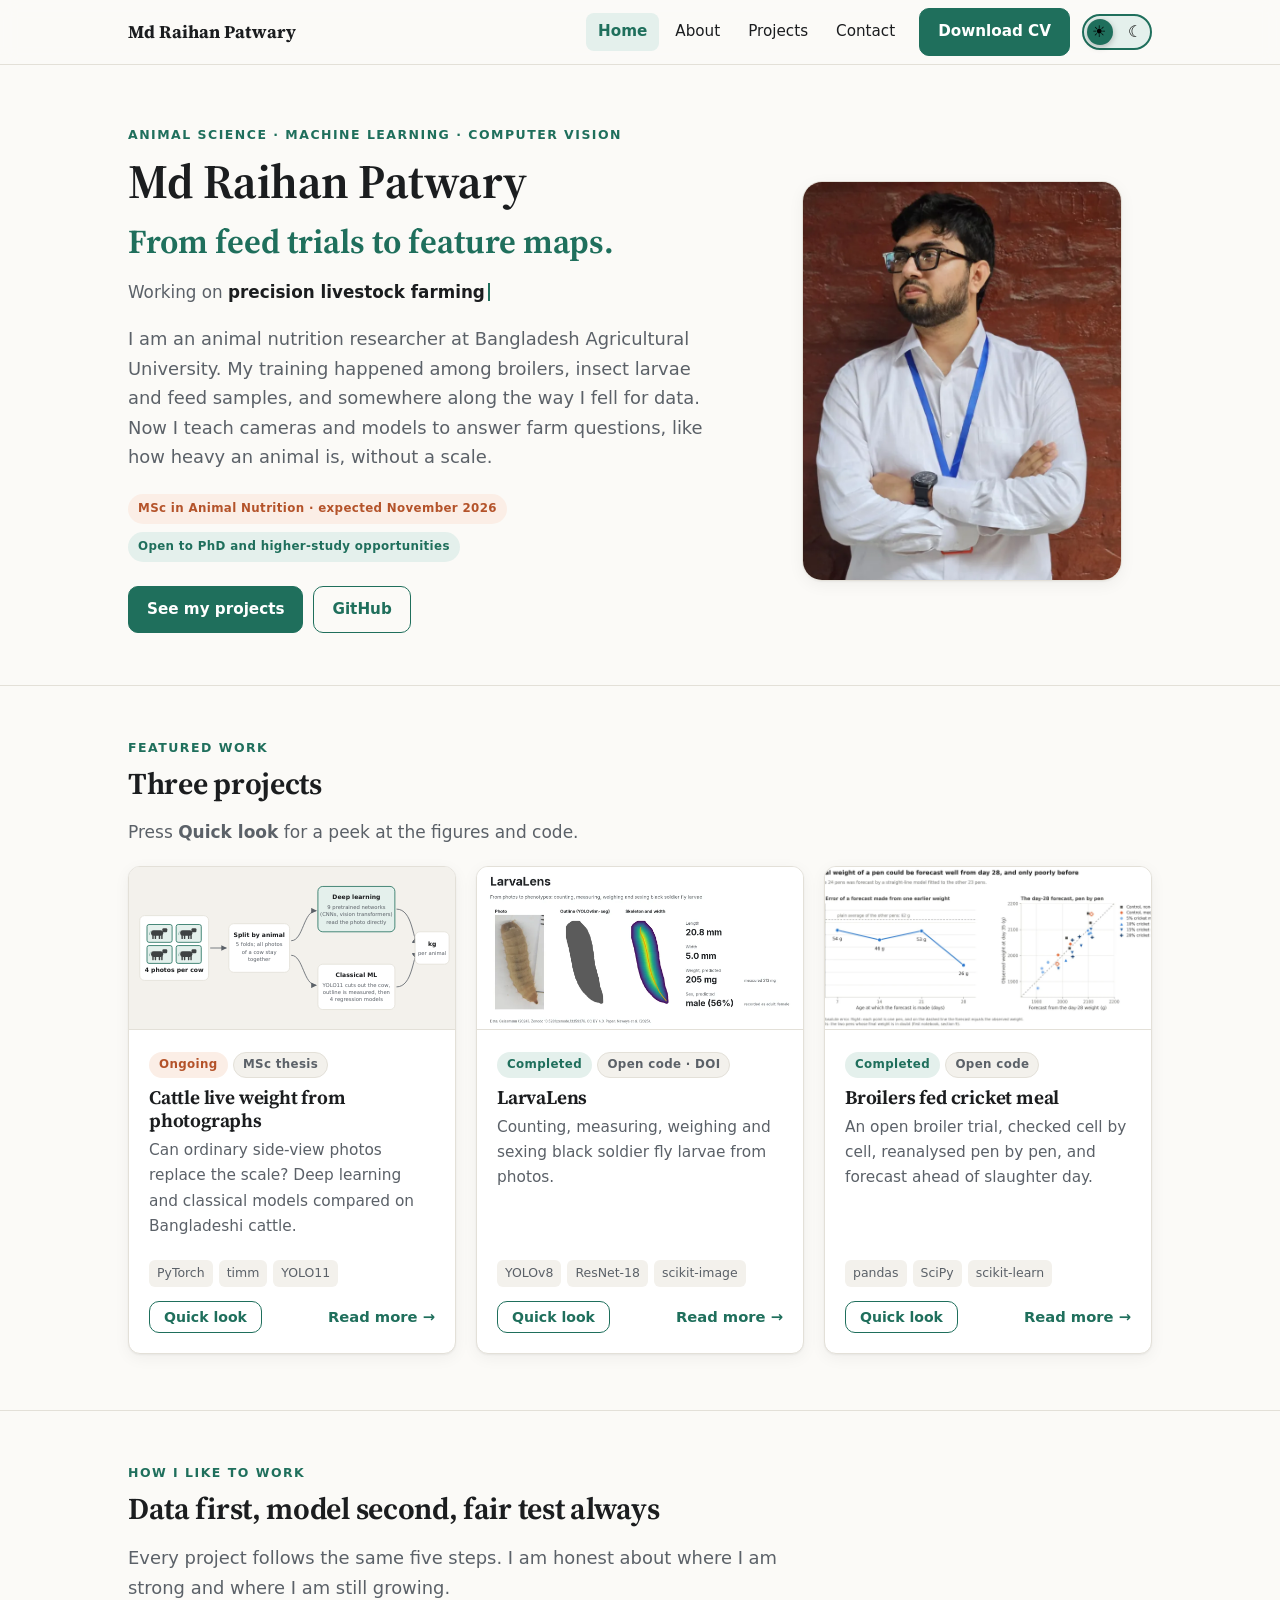
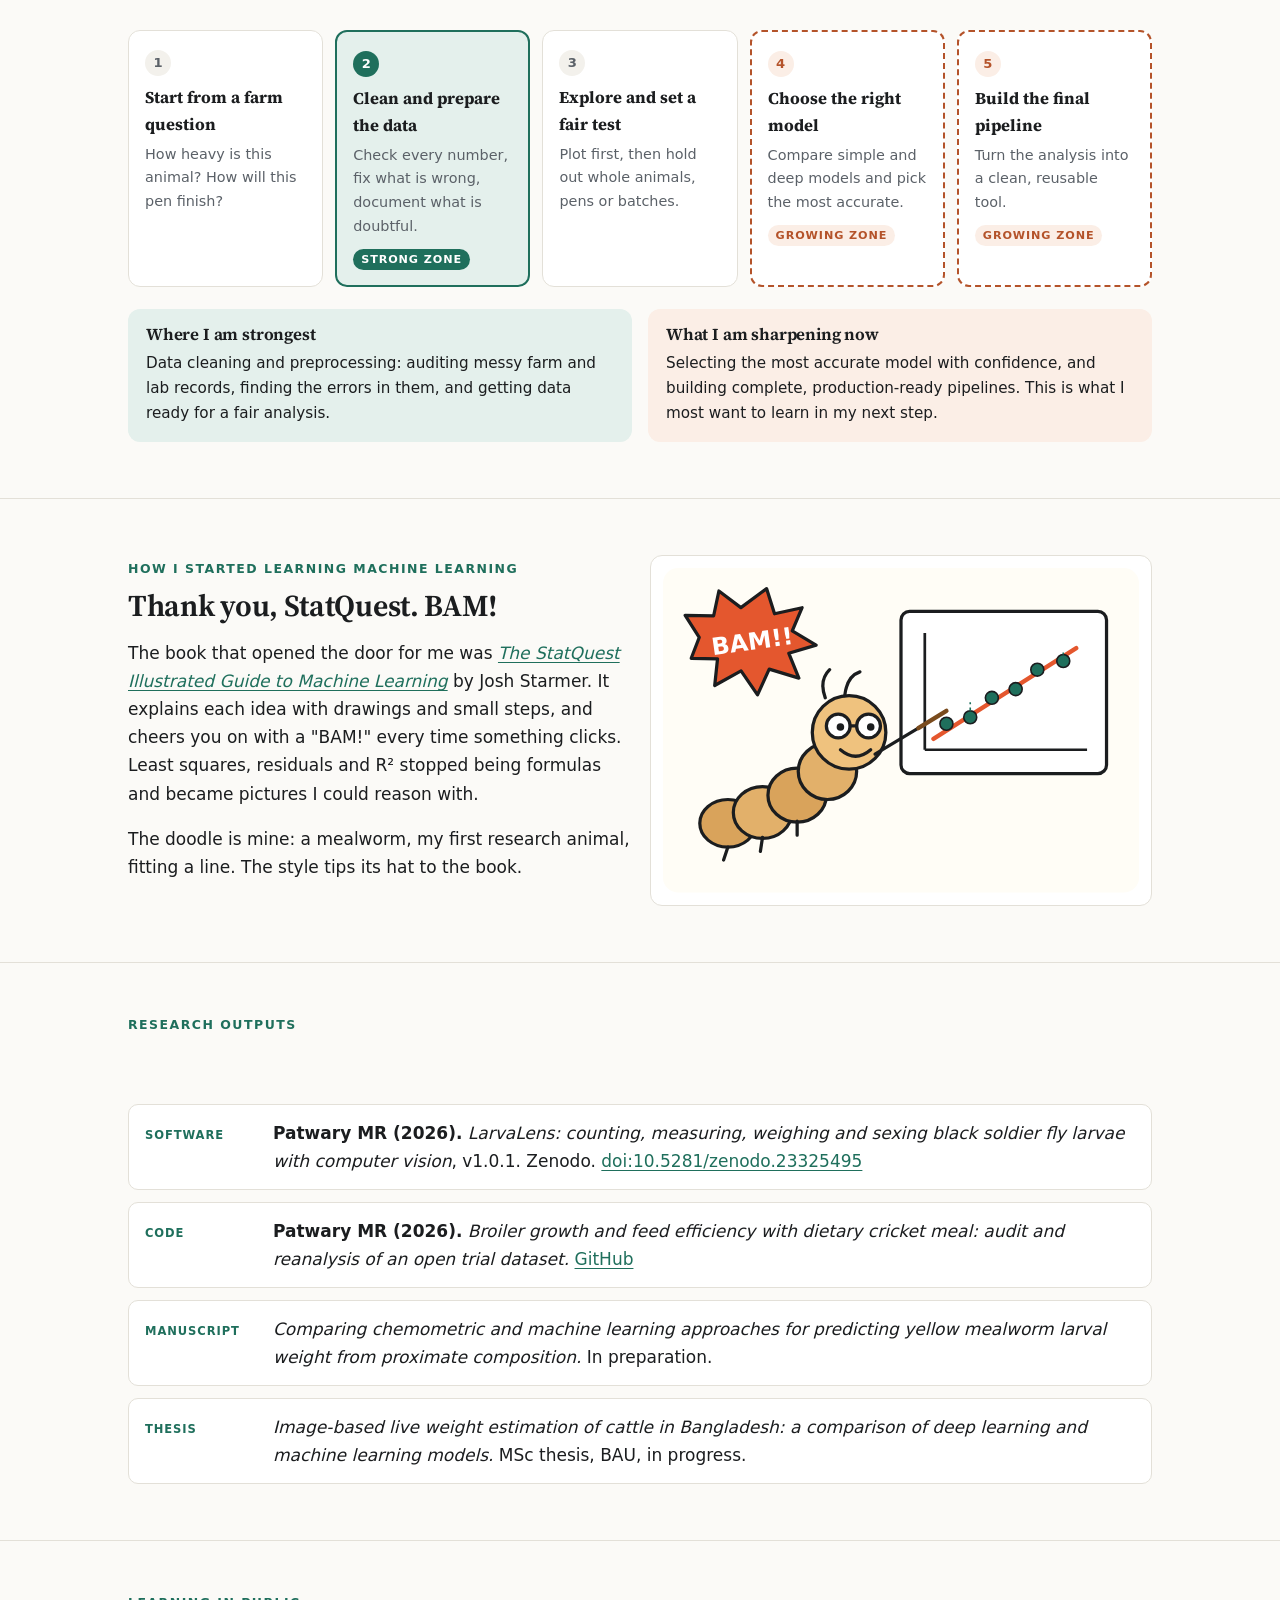
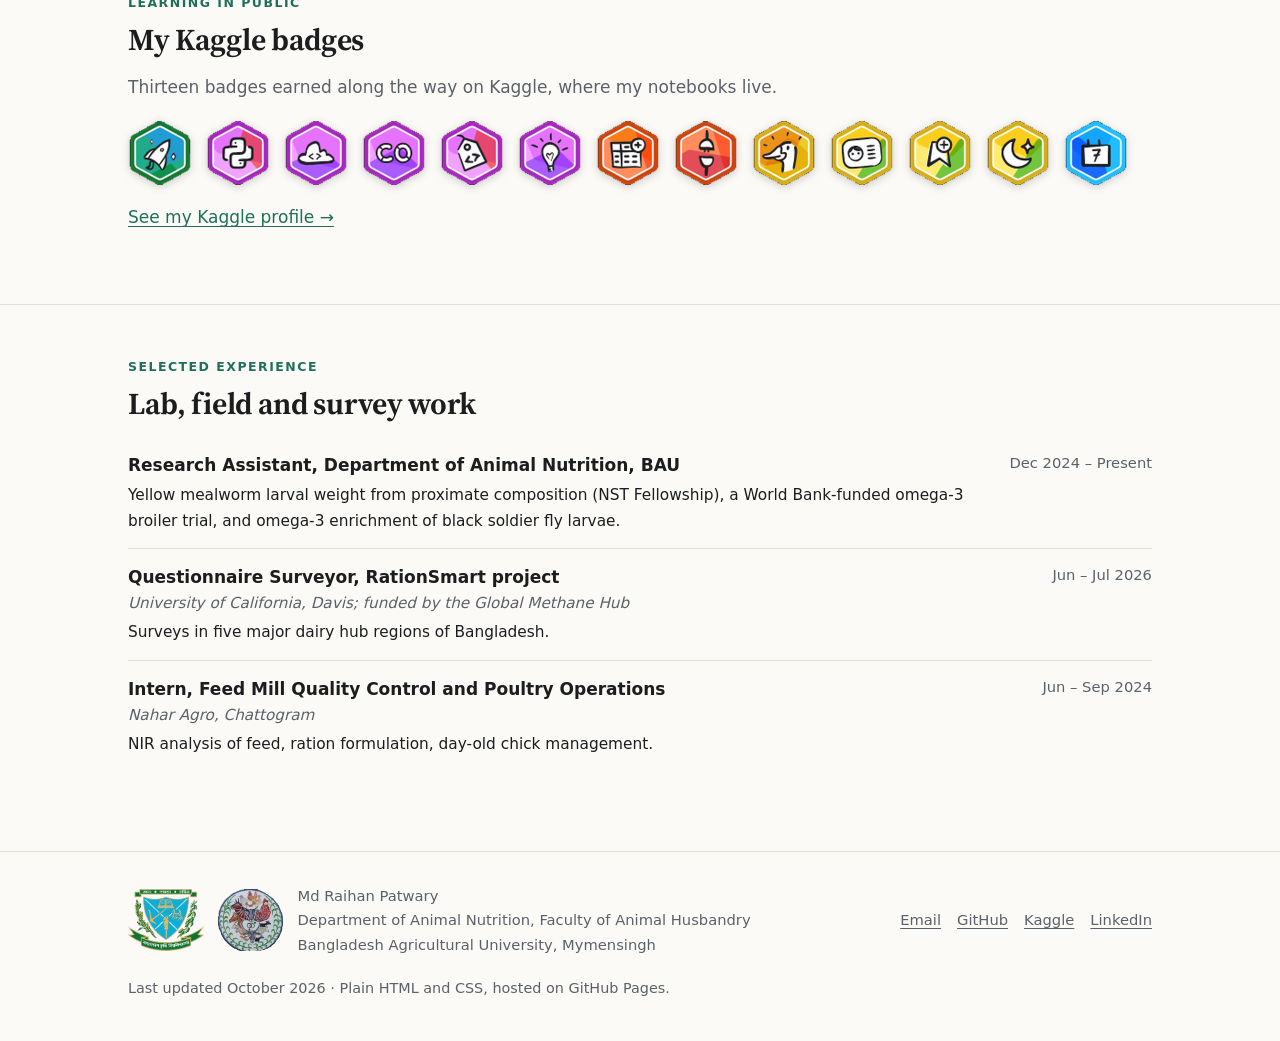
<file: index.html>
<!doctype html>
<html lang="en">
<head>
<meta charset="utf-8">
<meta name="viewport" content="width=device-width, initial-scale=1">
<title>Md Raihan Patwary | Animal science, machine learning and computer vision</title>
<meta name="description" content="Md Raihan Patwary, MSc researcher in Animal Nutrition at Bangladesh Agricultural University, using machine learning and computer vision for livestock and insect data.">
<meta name="author" content="Md Raihan Patwary">
<link rel="canonical" href="https://raihan-patwary.github.io/">
<meta property="og:type" content="website">
<meta property="og:title" content="Md Raihan Patwary | Animal science, machine learning and computer vision">
<meta property="og:description" content="Md Raihan Patwary, MSc researcher in Animal Nutrition at Bangladesh Agricultural University, using machine learning and computer vision for livestock and insect data.">
<meta property="og:url" content="https://raihan-patwary.github.io/">
<meta property="og:image" content="https://raihan-patwary.github.io/assets/img/og-image.png">
<meta name="twitter:card" content="summary_large_image">
<meta name="theme-color" content="#1f6f5c">
<link rel="icon" href="assets/img/favicon.svg" type="image/svg+xml">
<link rel="icon" href="assets/img/favicon-32.png" sizes="32x32" type="image/png">
<link rel="apple-touch-icon" href="assets/img/apple-touch-icon.png">
<link rel="preconnect" href="https://fonts.googleapis.com">
<link rel="preconnect" href="https://fonts.gstatic.com" crossorigin>
<link href="https://fonts.googleapis.com/css2?family=Source+Serif+4:opsz,wght@8..60,600;8..60,700&display=swap" rel="stylesheet">
<link rel="stylesheet" href="assets/css/style.css">
<script>document.documentElement.classList.add("js");try{var t=localStorage.getItem("theme");if(t==="light"||t==="dark")document.documentElement.setAttribute("data-theme",t)}catch(e){}</script>
</head>
<body>
<a class="skip" href="#main">Skip to content</a>
<header class="site-header">
  <nav class="wrap nav" aria-label="Main">
    <a class="brand" href="index.html">Md Raihan Patwary</a>
    <ul class="nav-links" id="nav-links"><li><a href="index.html" aria-current="page">Home</a></li><li><a href="about.html">About</a></li><li><a href="projects/index.html">Projects</a></li><li><a href="contact.html">Contact</a></li></ul>
    <a class="btn primary cv-btn" href="assets/files/Md_Raihan_Patwary_CV.pdf" download="Md_Raihan_Patwary_CV.pdf" aria-label="Download CV (PDF)"><span class="cv-long">Download CV</span><span class="cv-short">CV ↓</span></a>
    <button class="theme-toggle" type="button" aria-pressed="false" aria-label="Switch between light and dark mode" title="Light / dark mode"><span class="ico" aria-hidden="true">☀</span><span class="ico" aria-hidden="true">☾</span><span class="knob" aria-hidden="true"></span></button>
    <button class="icon-btn menu-btn" type="button" aria-label="Menu" aria-controls="nav-links" aria-expanded="false">☰</button>
  </nav>
</header>
<main id="main">

<section class="hero">
  <div class="wrap hero-grid">
    <div>
      <p class="eyebrow">Animal science · Machine learning · Computer vision</p>
      <h1>Md Raihan Patwary</h1>
      <p class="tagline">From feed trials to feature maps.</p>
      <p class="typed-line" aria-label="Research areas: precision livestock farming, computer vision for livestock, predictive modelling, animal nutrition and feed science">Working on <span class="typed" data-words="precision livestock farming|computer vision for livestock|predictive modelling|animal nutrition and feed science">precision livestock farming</span><span class="caret" aria-hidden="true"></span></p>
      <p class="lead">I am an animal nutrition researcher at Bangladesh Agricultural University. My training happened among broilers, insect larvae and feed samples, and somewhere along the way I fell for data. Now I teach cameras and models to answer farm questions, like how heavy an animal is, without a scale.</p>
      <div class="status"><span class="badge ongoing">MSc in Animal Nutrition · expected November 2026</span><span class="badge done">Open to PhD and higher-study opportunities</span></div>
      <div class="btns">
        <a class="btn primary" href="projects/index.html">See my projects</a>
        <a class="btn ghost" href="https://github.com/raihan-patwary">GitHub</a>
      </div>
    </div>
    <div class="portrait"><img src="assets/img/profile.webp" alt="Portrait of Md Raihan Patwary" width="720" height="900"></div>
  </div>
</section>

<section>
  <div class="wrap">
    <p class="eyebrow">Featured work</p>
    <h2>Three projects</h2>
    <p class="muted">Press <b>Quick look</b> for a peek at the figures and code.</p>
    <div class="grid three" style="margin-top:20px">
<article class="card">
  <a class="thumb-link" href="projects/cattle-weight.html" tabindex="-1" aria-hidden="true"><div class="thumb"><svg viewBox="0 0 800 400" role="img" aria-label="Thesis pipeline: four side-view photos per cow, split by animal into five folds, then deep learning networks on the photos and classical models on outline measurements, scored per animal">
<style>
.pl-box{fill:var(--surface);stroke:var(--line);stroke-width:2}
.pl-acc{fill:var(--accent-soft);stroke:var(--accent);stroke-width:2}
.pl-t{font:600 15px system-ui,sans-serif;fill:var(--ink)}
.pl-s{font:13px system-ui,sans-serif;fill:var(--muted)}
.pl-a{stroke:var(--muted);stroke-width:2;fill:none;marker-end:url(#pl-arrow)}
.pl-cow{fill:var(--ink);opacity:.82}
</style>
<rect width="800" height="400" fill="var(--surface-2)"/>
<defs><marker id="pl-arrow" viewBox="0 0 10 10" refX="9" refY="5" markerWidth="7" markerHeight="7" orient="auto"><path d="M0 0L10 5L0 10z" fill="var(--muted)"/></marker></defs>
<g transform="translate(24 120)">
  <rect class="pl-box" width="170" height="160" rx="12"/>
  <g transform="translate(18 22)">
    <rect x="0" y="0" width="62" height="44" rx="5" class="pl-acc"/><rect x="72" y="0" width="62" height="44" rx="5" class="pl-acc"/>
    <rect x="0" y="52" width="62" height="44" rx="5" class="pl-acc"/><rect x="72" y="52" width="62" height="44" rx="5" class="pl-acc"/>
    <g class="pl-cow"><rect x="10" y="14" width="30" height="14" rx="6"/><rect x="38" y="9" width="12" height="10" rx="3"/><rect x="13" y="26" width="3.5" height="10" rx="1"/><rect x="19" y="26" width="3.5" height="10" rx="1"/><rect x="29" y="26" width="3.5" height="10" rx="1"/><rect x="35" y="26" width="3.5" height="10" rx="1"/><path d="M10 17q-5 2-4 9" stroke="currentColor" fill="none"/></g>
    <g class="pl-cow" transform="translate(72 0)"><rect x="10" y="14" width="30" height="14" rx="6"/><rect x="38" y="9" width="12" height="10" rx="3"/><rect x="13" y="26" width="3.5" height="10" rx="1"/><rect x="19" y="26" width="3.5" height="10" rx="1"/><rect x="29" y="26" width="3.5" height="10" rx="1"/><rect x="35" y="26" width="3.5" height="10" rx="1"/><path d="M10 17q-5 2-4 9" stroke="currentColor" fill="none"/></g>
    <g class="pl-cow" transform="translate(0 52)"><rect x="10" y="14" width="30" height="14" rx="6"/><rect x="38" y="9" width="12" height="10" rx="3"/><rect x="13" y="26" width="3.5" height="10" rx="1"/><rect x="19" y="26" width="3.5" height="10" rx="1"/><rect x="29" y="26" width="3.5" height="10" rx="1"/><rect x="35" y="26" width="3.5" height="10" rx="1"/><path d="M10 17q-5 2-4 9" stroke="currentColor" fill="none"/></g>
    <g class="pl-cow" transform="translate(72 52)"><rect x="10" y="14" width="30" height="14" rx="6"/><rect x="38" y="9" width="12" height="10" rx="3"/><rect x="13" y="26" width="3.5" height="10" rx="1"/><rect x="19" y="26" width="3.5" height="10" rx="1"/><rect x="29" y="26" width="3.5" height="10" rx="1"/><rect x="35" y="26" width="3.5" height="10" rx="1"/><path d="M10 17q-5 2-4 9" stroke="currentColor" fill="none"/></g>
  </g>
  <text class="pl-t" x="85" y="140" text-anchor="middle">4 photos per cow</text>
</g>
<path class="pl-a" d="M198 200h40"/>
<g transform="translate(244 140)">
  <rect class="pl-box" width="150" height="120" rx="12"/>
  <text class="pl-t" x="75" y="34" text-anchor="middle">Split by animal</text>
  <text class="pl-s" x="75" y="56" text-anchor="middle">5 folds; all photos</text>
  <text class="pl-s" x="75" y="74" text-anchor="middle">of a cow stay</text>
  <text class="pl-s" x="75" y="92" text-anchor="middle">together</text>
</g>
<path class="pl-a" d="M398 182c30 0 30-74 62-74"/>
<path class="pl-a" d="M398 218c30 0 30 74 62 74"/>
<g transform="translate(464 48)">
  <rect class="pl-acc" width="190" height="112" rx="12"/>
  <text class="pl-t" x="95" y="32" text-anchor="middle">Deep learning</text>
  <text class="pl-s" x="95" y="56" text-anchor="middle">9 pretrained networks</text>
  <text class="pl-s" x="95" y="74" text-anchor="middle">(CNNs, vision transformers)</text>
  <text class="pl-s" x="95" y="92" text-anchor="middle">read the photo directly</text>
</g>
<g transform="translate(464 240)">
  <rect class="pl-box" width="190" height="112" rx="12"/>
  <text class="pl-t" x="95" y="32" text-anchor="middle">Classical ML</text>
  <text class="pl-s" x="95" y="56" text-anchor="middle">YOLO11 cuts out the cow,</text>
  <text class="pl-s" x="95" y="74" text-anchor="middle">outline is measured, then</text>
  <text class="pl-s" x="95" y="92" text-anchor="middle">4 regression models</text>
</g>
<path class="pl-a" d="M658 104c40 0 40 76 52 84"/>
<path class="pl-a" d="M658 296c40 0 40-76 52-84"/>
<g transform="translate(704 160)">
  <rect class="pl-box" width="84" height="80" rx="12"/>
  <text class="pl-t" x="42" y="36" text-anchor="middle">kg</text>
  <text class="pl-s" x="42" y="58" text-anchor="middle">per animal</text>
</g>
</svg></div></a>
  <div class="card-body">
    <div><span class="badge ongoing">Ongoing</span> <span class="badge">MSc thesis</span></div>
    <h3><a href="projects/cattle-weight.html">Cattle live weight from photographs</a></h3>
    <p>Can ordinary side-view photos replace the scale? Deep learning and classical models compared on Bangladeshi cattle.</p>
    <div class="tags"><span class="tag">PyTorch</span><span class="tag">timm</span><span class="tag">YOLO11</span></div>
    <div class="card-actions"><button class="btn ghost peek-btn" type="button" data-peek="peek-cattle">Quick look</button><a class="more" href="projects/cattle-weight.html">Read more →</a></div>
  </div>
</article>
<article class="card">
  <a class="thumb-link" href="projects/larvalens.html" tabindex="-1" aria-hidden="true"><div class="thumb"><img src="assets/figures/larvalens/fig01_hero_light.webp" data-light="assets/figures/larvalens/fig01_hero_light.webp" data-dark="assets/figures/larvalens/fig01_hero_dark.webp" alt="One black soldier fly larva: photo, outline, skeleton with width map, and its predicted weight and sex" width="1280" height="640" loading="lazy"></div></a>
  <div class="card-body">
    <div><span class="badge done">Completed</span> <span class="badge">Open code · DOI</span></div>
    <h3><a href="projects/larvalens.html">LarvaLens</a></h3>
    <p>Counting, measuring, weighing and sexing black soldier fly larvae from photos.</p>
    <div class="tags"><span class="tag">YOLOv8</span><span class="tag">ResNet-18</span><span class="tag">scikit-image</span></div>
    <div class="card-actions"><button class="btn ghost peek-btn" type="button" data-peek="peek-larva">Quick look</button><a class="more" href="projects/larvalens.html">Read more →</a></div>
  </div>
</article>
<article class="card">
  <a class="thumb-link" href="projects/broiler-cricket-meal.html" tabindex="-1" aria-hidden="true"><div class="thumb"><img src="assets/figures/broiler/figure_9_forecast_final_weight.webp" alt="Forecast error by age and the day-28 forecast for each broiler pen" width="1600" height="684" loading="lazy"></div></a>
  <div class="card-body">
    <div><span class="badge done">Completed</span> <span class="badge">Open code</span></div>
    <h3><a href="projects/broiler-cricket-meal.html">Broilers fed cricket meal</a></h3>
    <p>An open broiler trial, checked cell by cell, reanalysed pen by pen, and forecast ahead of slaughter day.</p>
    <div class="tags"><span class="tag">pandas</span><span class="tag">SciPy</span><span class="tag">scikit-learn</span></div>
    <div class="card-actions"><button class="btn ghost peek-btn" type="button" data-peek="peek-broiler">Quick look</button><a class="more" href="projects/broiler-cricket-meal.html">Read more →</a></div>
  </div>
</article></div>
    
<dialog class="peek" id="peek-cattle" aria-labelledby="peek-cattle-title">
  <div class="peek-head"><h2 id="peek-cattle-title">Cattle live weight from photographs</h2><button class="icon-btn peek-close" type="button" aria-label="Close">×</button></div>
  <div class="peek-tabs" role="tablist" aria-label="Quick look">
    <button role="tab" aria-selected="true" aria-controls="peek-cattle-fig" id="peek-cattle-t1">Figures</button>
    <button role="tab" aria-selected="false" aria-controls="peek-cattle-code" id="peek-cattle-t2" tabindex="-1">Code</button>
  </div>
  <div class="peek-panel" role="tabpanel" id="peek-cattle-fig" aria-labelledby="peek-cattle-t1"><div class="slides"><figure class="slide on" data-k="0"><div class="svg-slide"><svg viewBox="0 0 800 400" role="img" aria-label="Thesis pipeline: four side-view photos per cow, split by animal into five folds, then deep learning networks on the photos and classical models on outline measurements, scored per animal">
<style>
.pl-box{fill:var(--surface);stroke:var(--line);stroke-width:2}
.pl-acc{fill:var(--accent-soft);stroke:var(--accent);stroke-width:2}
.pl-t{font:600 15px system-ui,sans-serif;fill:var(--ink)}
.pl-s{font:13px system-ui,sans-serif;fill:var(--muted)}
.pl-a{stroke:var(--muted);stroke-width:2;fill:none;marker-end:url(#pl-arrow)}
.pl-cow{fill:var(--ink);opacity:.82}
</style>
<rect width="800" height="400" fill="var(--surface-2)"/>
<defs><marker id="pl-arrow" viewBox="0 0 10 10" refX="9" refY="5" markerWidth="7" markerHeight="7" orient="auto"><path d="M0 0L10 5L0 10z" fill="var(--muted)"/></marker></defs>
<g transform="translate(24 120)">
  <rect class="pl-box" width="170" height="160" rx="12"/>
  <g transform="translate(18 22)">
    <rect x="0" y="0" width="62" height="44" rx="5" class="pl-acc"/><rect x="72" y="0" width="62" height="44" rx="5" class="pl-acc"/>
    <rect x="0" y="52" width="62" height="44" rx="5" class="pl-acc"/><rect x="72" y="52" width="62" height="44" rx="5" class="pl-acc"/>
    <g class="pl-cow"><rect x="10" y="14" width="30" height="14" rx="6"/><rect x="38" y="9" width="12" height="10" rx="3"/><rect x="13" y="26" width="3.5" height="10" rx="1"/><rect x="19" y="26" width="3.5" height="10" rx="1"/><rect x="29" y="26" width="3.5" height="10" rx="1"/><rect x="35" y="26" width="3.5" height="10" rx="1"/><path d="M10 17q-5 2-4 9" stroke="currentColor" fill="none"/></g>
    <g class="pl-cow" transform="translate(72 0)"><rect x="10" y="14" width="30" height="14" rx="6"/><rect x="38" y="9" width="12" height="10" rx="3"/><rect x="13" y="26" width="3.5" height="10" rx="1"/><rect x="19" y="26" width="3.5" height="10" rx="1"/><rect x="29" y="26" width="3.5" height="10" rx="1"/><rect x="35" y="26" width="3.5" height="10" rx="1"/><path d="M10 17q-5 2-4 9" stroke="currentColor" fill="none"/></g>
    <g class="pl-cow" transform="translate(0 52)"><rect x="10" y="14" width="30" height="14" rx="6"/><rect x="38" y="9" width="12" height="10" rx="3"/><rect x="13" y="26" width="3.5" height="10" rx="1"/><rect x="19" y="26" width="3.5" height="10" rx="1"/><rect x="29" y="26" width="3.5" height="10" rx="1"/><rect x="35" y="26" width="3.5" height="10" rx="1"/><path d="M10 17q-5 2-4 9" stroke="currentColor" fill="none"/></g>
    <g class="pl-cow" transform="translate(72 52)"><rect x="10" y="14" width="30" height="14" rx="6"/><rect x="38" y="9" width="12" height="10" rx="3"/><rect x="13" y="26" width="3.5" height="10" rx="1"/><rect x="19" y="26" width="3.5" height="10" rx="1"/><rect x="29" y="26" width="3.5" height="10" rx="1"/><rect x="35" y="26" width="3.5" height="10" rx="1"/><path d="M10 17q-5 2-4 9" stroke="currentColor" fill="none"/></g>
  </g>
  <text class="pl-t" x="85" y="140" text-anchor="middle">4 photos per cow</text>
</g>
<path class="pl-a" d="M198 200h40"/>
<g transform="translate(244 140)">
  <rect class="pl-box" width="150" height="120" rx="12"/>
  <text class="pl-t" x="75" y="34" text-anchor="middle">Split by animal</text>
  <text class="pl-s" x="75" y="56" text-anchor="middle">5 folds; all photos</text>
  <text class="pl-s" x="75" y="74" text-anchor="middle">of a cow stay</text>
  <text class="pl-s" x="75" y="92" text-anchor="middle">together</text>
</g>
<path class="pl-a" d="M398 182c30 0 30-74 62-74"/>
<path class="pl-a" d="M398 218c30 0 30 74 62 74"/>
<g transform="translate(464 48)">
  <rect class="pl-acc" width="190" height="112" rx="12"/>
  <text class="pl-t" x="95" y="32" text-anchor="middle">Deep learning</text>
  <text class="pl-s" x="95" y="56" text-anchor="middle">9 pretrained networks</text>
  <text class="pl-s" x="95" y="74" text-anchor="middle">(CNNs, vision transformers)</text>
  <text class="pl-s" x="95" y="92" text-anchor="middle">read the photo directly</text>
</g>
<g transform="translate(464 240)">
  <rect class="pl-box" width="190" height="112" rx="12"/>
  <text class="pl-t" x="95" y="32" text-anchor="middle">Classical ML</text>
  <text class="pl-s" x="95" y="56" text-anchor="middle">YOLO11 cuts out the cow,</text>
  <text class="pl-s" x="95" y="74" text-anchor="middle">outline is measured, then</text>
  <text class="pl-s" x="95" y="92" text-anchor="middle">4 regression models</text>
</g>
<path class="pl-a" d="M658 104c40 0 40 76 52 84"/>
<path class="pl-a" d="M658 296c40 0 40-76 52-84"/>
<g transform="translate(704 160)">
  <rect class="pl-box" width="84" height="80" rx="12"/>
  <text class="pl-t" x="42" y="36" text-anchor="middle">kg</text>
  <text class="pl-s" x="42" y="58" text-anchor="middle">per animal</text>
</g>
</svg></div><figcaption>The method: four photos per cow, split by animal, deep learning on the photos and classical models on outline measurements.</figcaption></figure><figure class="slide" data-k="1"><img src="assets/figures/cattle/preprocessing.webp" alt="Preparing one photo: original, resized, grey, blurred, edges and flipped" width="1100" height="1080" loading="lazy"><figcaption>Preparing a photo for the networks: resize to 224 × 384 and flip at random; grey, blur and edges show classic processing for comparison.</figcaption></figure><figure class="slide" data-k="2"><img src="assets/figures/cattle/segmentation.webp" alt="YOLO11 masks, background removed and measured outlines for the four photos of one animal" width="1400" height="1085" loading="lazy"><figcaption>YOLO11 finds the animal in each of its four photos, removes the background and traces the outline.</figcaption></figure><figure class="slide" data-k="3"><img src="assets/figures/cattle/shape_measurements.webp" alt="Outline, convex hull and boxes drawn on one photo, with its ten measurements" width="1400" height="540" loading="lazy"><figcaption>The ten outline measurements used by the classical models. Photos: Cow Images Dataset (Shagor et al., 2022), Apache 2.0. Results will follow after the defence.</figcaption></figure></div><div class="slide-nav"><button class="icon-btn prev" type="button" aria-label="Previous figure">‹</button><div class="dots"><button class="dot on" type="button" aria-label="Figure 1" data-k="0"></button><button class="dot" type="button" aria-label="Figure 2" data-k="1"></button><button class="dot" type="button" aria-label="Figure 3" data-k="2"></button><button class="dot" type="button" aria-label="Figure 4" data-k="3"></button></div><button class="icon-btn next" type="button" aria-label="Next figure">›</button></div></div>
  <div class="peek-panel" role="tabpanel" id="peek-cattle-code" aria-labelledby="peek-cattle-t2" hidden><div class="code-tabs"><div role="tablist" aria-label="Code excerpts"><button role="tab" id="pk-cattle-t0" aria-controls="pk-cattle-p0" aria-selected="true" tabindex="0">folds_and_baseline.py</button></div><div class="code-panel" role="tabpanel" id="pk-cattle-p0" aria-labelledby="pk-cattle-t0"><p class="note">Folds are built on animals, not photos, and the no-photo baseline uses the same folds.</p><button class="copy" type="button">Copy</button><pre><code><span class="tok-k">from</span> sklearn.model_selection <span class="tok-k">import</span> StratifiedKFold
<span class="tok-k">from</span> sklearn.linear_model <span class="tok-k">import</span> LinearRegression

df[<span class="tok-s">&quot;weight_class&quot;</span>] = pd.<span class="tok-f">cut</span>(df[<span class="tok-s">&quot;weight_in_kg&quot;</span>], [<span class="tok-n">0</span>, <span class="tok-n">200</span>, <span class="tok-n">250</span>, <span class="tok-n">300</span>, <span class="tok-n">400</span>, <span class="tok-n">10000</span>], labels=<span class="tok-k">False</span>)
df[<span class="tok-s">&quot;fold&quot;</span>] = -<span class="tok-n">1</span>
splitter = <span class="tok-f">StratifiedKFold</span>(n_splits=<span class="tok-n">5</span>, shuffle=<span class="tok-k">True</span>, random_state=<span class="tok-n">42</span>)
<span class="tok-k">for</span> k, (_, test_rows) <span class="tok-k">in</span> <span class="tok-f">enumerate</span>(splitter.<span class="tok-f">split</span>(df, df[<span class="tok-s">&quot;weight_class&quot;</span>])):
    df.loc[test_rows, <span class="tok-s">&quot;fold&quot;</span>] = k


X = pd.<span class="tok-f">get_dummies</span>(df[[<span class="tok-s">&quot;height_in_inch&quot;</span>, <span class="tok-s">&quot;breed&quot;</span>]], dtype=float)
y = df[<span class="tok-s">&quot;weight_in_kg&quot;</span>]
guess = pd.<span class="tok-f">Series</span>(<span class="tok-n">0.0</span>, index=df.index)
<span class="tok-k">for</span> k <span class="tok-k">in</span> <span class="tok-f">range</span>(<span class="tok-n">5</span>):
    test = df[<span class="tok-s">&quot;fold&quot;</span>] == k
    guess[test] = <span class="tok-f">LinearRegression</span>().<span class="tok-f">fit</span>(X[~test], y[~test]).<span class="tok-f">predict</span>(X[test])</code></pre></div></div></div>
  <div class="peek-foot"><a class="btn primary" href="projects/cattle-weight.html">Read more</a></div>
</dialog>
<dialog class="peek" id="peek-larva" aria-labelledby="peek-larva-title">
  <div class="peek-head"><h2 id="peek-larva-title">LarvaLens</h2><button class="icon-btn peek-close" type="button" aria-label="Close">×</button></div>
  <div class="peek-tabs" role="tablist" aria-label="Quick look">
    <button role="tab" aria-selected="true" aria-controls="peek-larva-fig" id="peek-larva-t1">Figures</button>
    <button role="tab" aria-selected="false" aria-controls="peek-larva-code" id="peek-larva-t2" tabindex="-1">Code</button>
  </div>
  <div class="peek-panel" role="tabpanel" id="peek-larva-fig" aria-labelledby="peek-larva-t1"><div class="slides"><figure class="slide on" data-k="0"><img src="assets/figures/larvalens/fig07_detection_overlay.webp" alt="YOLOv8 detections on test photos" width="1400" height="1047" loading="lazy"><figcaption>YOLOv8 finds and outlines larvae on photos it never saw, including some the labellers skipped.</figcaption></figure><figure class="slide" data-k="1"><img src="assets/figures/larvalens/fig10_morphometrics.webp" alt="Outline, skeleton and width measurement of one larva" width="1400" height="457" loading="lazy"><figcaption>Each larva is measured from its outline: area, skeleton length and width.</figcaption></figure><figure class="slide" data-k="2"><img src="assets/figures/larvalens/fig14_model_comparison.webp" alt="Weight models compared on unseen batches and a random split" width="1400" height="619" loading="lazy"><figcaption>Learning weight straight from pixels beats measuring shape, even on unseen rearing batches.</figcaption></figure></div><div class="slide-nav"><button class="icon-btn prev" type="button" aria-label="Previous figure">‹</button><div class="dots"><button class="dot on" type="button" aria-label="Figure 1" data-k="0"></button><button class="dot" type="button" aria-label="Figure 2" data-k="1"></button><button class="dot" type="button" aria-label="Figure 3" data-k="2"></button></div><button class="icon-btn next" type="button" aria-label="Next figure">›</button></div></div>
  <div class="peek-panel" role="tabpanel" id="peek-larva-code" aria-labelledby="peek-larva-t2" hidden><div class="code-tabs"><div role="tablist" aria-label="Code excerpts"><button role="tab" id="pk-larva-t0" aria-controls="pk-larva-p0" aria-selected="true" tabindex="0">splits.py</button><button role="tab" id="pk-larva-t1" aria-controls="pk-larva-p1" aria-selected="false" tabindex="-1">morphometrics.py</button></div><div class="code-panel" role="tabpanel" id="pk-larva-p0" aria-labelledby="pk-larva-t0"><p class="note">Whole rearing batches go to one fold, so every test is on unseen batches.</p><button class="copy" type="button">Copy</button><pre><code><span class="tok-k">def</span> <span class="tok-f">assign_batch_folds</span>(batches: pd.DataFrame, n_folds: int = <span class="tok-n">5</span>, seed: int = <span class="tok-n">42</span>) -&gt; dict[str, int]:
    <span class="tok-s">&quot;&quot;&quot;Assign whole batches to folds, spreading each temperature group across folds.&quot;&quot;&quot;</span>
    rng = np.random.<span class="tok-f">default_rng</span>(seed)
    order = batches.<span class="tok-f">assign</span>(tiebreak=rng.<span class="tok-f">random</span>(<span class="tok-f">len</span>(batches)))
    group_size = order.<span class="tok-f">groupby</span>(<span class="tok-s">&quot;temp_group&quot;</span>)[<span class="tok-s">&quot;batch&quot;</span>].<span class="tok-f">transform</span>(<span class="tok-s">&quot;count&quot;</span>)
    order = order.<span class="tok-f">assign</span>(group_size=group_size).<span class="tok-f">sort_values</span>(
        [<span class="tok-s">&quot;group_size&quot;</span>, <span class="tok-s">&quot;temp_group&quot;</span>, <span class="tok-s">&quot;n&quot;</span>, <span class="tok-s">&quot;tiebreak&quot;</span>], ascending=[<span class="tok-k">False</span>, <span class="tok-k">True</span>, <span class="tok-k">False</span>, <span class="tok-k">True</span>]
    )
    rows = np.<span class="tok-f">zeros</span>(n_folds)
    per_group: dict[str, np.ndarray] = {}
    out: dict[str, int] = {}
    <span class="tok-k">for</span> rec <span class="tok-k">in</span> order.<span class="tok-f">itertuples</span>(index=<span class="tok-k">False</span>):
        counts = per_group.<span class="tok-f">setdefault</span>(rec.temp_group, np.<span class="tok-f">zeros</span>(n_folds))
        noise = rng.<span class="tok-f">random</span>(n_folds) * <span class="tok-n">1e-6</span>
        fold = <span class="tok-f">int</span>(np.<span class="tok-f">lexsort</span>((noise, rows, counts))[<span class="tok-n">0</span>])
        out[rec.batch] = fold
        counts[fold] += <span class="tok-n">1</span>
        rows[fold] += rec.n
    <span class="tok-k">return</span> out</code></pre></div><div class="code-panel" role="tabpanel" id="pk-larva-p1" aria-labelledby="pk-larva-t1" hidden><p class="note">Length from the skeleton's longest path, plus the tips that thinning cuts off.</p><button class="copy" type="button">Copy</button><pre><code>dt = ndimage.<span class="tok-f">distance_transform_edt</span>(mask)
path = <span class="tok-f">longest_skeleton_path</span>(<span class="tok-f">skeletonize</span>(mask))
ends = path[[<span class="tok-n">0</span>, -<span class="tok-n">1</span>]].<span class="tok-f">round</span>().<span class="tok-f">astype</span>(int)
tips = <span class="tok-f">float</span>(dt[ends[<span class="tok-n">0</span>][<span class="tok-n">0</span>], ends[<span class="tok-n">0</span>][<span class="tok-n">1</span>]] + dt[ends[<span class="tok-n">1</span>][<span class="tok-n">0</span>], ends[<span class="tok-n">1</span>][<span class="tok-n">1</span>]])
length = <span class="tok-f">path_length</span>(path) + tips
idx = path.<span class="tok-f">round</span>().<span class="tok-f">astype</span>(int)
radius = dt[idx[:, <span class="tok-n">0</span>], idx[:, <span class="tok-n">1</span>]]
q = <span class="tok-f">len</span>(radius) // <span class="tok-n">4</span>
middle = radius[q : <span class="tok-f">len</span>(radius) - q] <span class="tok-k">if</span> <span class="tok-f">len</span>(radius) &gt;= <span class="tok-n">4</span> <span class="tok-k">else</span> radius
out = <span class="tok-f">Measurements</span>(
    area_px=<span class="tok-f">float</span>(mask.<span class="tok-f">sum</span>()),
    perimeter_px=<span class="tok-f">perimeter</span>(mask),
    length_px=length,
    width_max_px=<span class="tok-f">float</span>(<span class="tok-n">2</span> * dt.<span class="tok-f">max</span>()),
    width_mid_px=<span class="tok-f">float</span>(<span class="tok-n">2</span> * middle.<span class="tok-f">mean</span>()),
)</code></pre></div></div></div>
  <div class="peek-foot"><a class="btn primary" href="https://github.com/raihan-patwary/larvalens">Code on GitHub</a><a class="btn ghost" href="projects/larvalens.html">Read more</a></div>
</dialog>
<dialog class="peek" id="peek-broiler" aria-labelledby="peek-broiler-title">
  <div class="peek-head"><h2 id="peek-broiler-title">Broilers fed cricket meal</h2><button class="icon-btn peek-close" type="button" aria-label="Close">×</button></div>
  <div class="peek-tabs" role="tablist" aria-label="Quick look">
    <button role="tab" aria-selected="true" aria-controls="peek-broiler-fig" id="peek-broiler-t1">Figures</button>
    <button role="tab" aria-selected="false" aria-controls="peek-broiler-code" id="peek-broiler-t2" tabindex="-1">Code</button>
  </div>
  <div class="peek-panel" role="tabpanel" id="peek-broiler-fig" aria-labelledby="peek-broiler-t1"><div class="slides"><figure class="slide on" data-k="0"><img src="assets/figures/broiler/figure_1_growth_curve.webp" alt="Growth curves of broilers by diet" width="1400" height="658" loading="lazy"><figcaption>All six diets grew along the same curve to about 2 kg at day 35.</figcaption></figure><figure class="slide" data-k="1"><img src="assets/figures/broiler/figure_9_forecast_final_weight.webp" alt="Forecast error by age and the day-28 forecast per pen" width="1600" height="684" loading="lazy"><figcaption>From day 28, a pen's final weight can be forecast within about 26 g.</figcaption></figure></div><div class="slide-nav"><button class="icon-btn prev" type="button" aria-label="Previous figure">‹</button><div class="dots"><button class="dot on" type="button" aria-label="Figure 1" data-k="0"></button><button class="dot" type="button" aria-label="Figure 2" data-k="1"></button></div><button class="icon-btn next" type="button" aria-label="Next figure">›</button></div></div>
  <div class="peek-panel" role="tabpanel" id="peek-broiler-code" aria-labelledby="peek-broiler-t2" hidden><div class="code-tabs"><div role="tablist" aria-label="Code excerpts"><button role="tab" id="pk-broiler-t0" aria-controls="pk-broiler-p0" aria-selected="true" tabindex="0">03_prediction_models.ipynb</button></div><div class="code-panel" role="tabpanel" id="pk-broiler-p0" aria-labelledby="pk-broiler-t0"><p class="note">Every forecast comes from a model fitted without the pen being forecast.</p><button class="copy" type="button">Copy</button><pre><code><span class="tok-k">def</span> <span class="tok-f">predict_unseen_pens</span>(model, features, target, pens):
    <span class="tok-s">&quot;&quot;&quot;Predict every row with a model that was fitted without the pen the row belongs to.&quot;&quot;&quot;</span>
    <span class="tok-k">return</span> <span class="tok-f">cross_val_predict</span>(model, features, target, groups=pens, cv=<span class="tok-f">LeaveOneGroupOut</span>())


forecasts = {
    <span class="tok-s">&quot;mean of the other pens (baseline)&quot;</span>: baseline_forecast,
    <span class="tok-s">&quot;last week&#x27;s gain repeats&quot;</span>: (pen_weights[<span class="tok-n">28</span>] + (pen_weights[<span class="tok-n">28</span>] - pen_weights[<span class="tok-n">21</span>])).<span class="tok-f">to_numpy</span>(),
    <span class="tok-s">&quot;straight line on the weight at day 28&quot;</span>:
        <span class="tok-f">predict_unseen_pens</span>(<span class="tok-f">LinearRegression</span>(), pen_weights[[<span class="tok-n">28</span>]].<span class="tok-f">to_numpy</span>(), final_weight, pen_ids),
    <span class="tok-s">&quot;random forest on the weights at days 7 to 28&quot;</span>:
        <span class="tok-f">predict_unseen_pens</span>(<span class="tok-f">RandomForestRegressor</span>(n_estimators=<span class="tok-n">500</span>, random_state=<span class="tok-n">0</span>), weights_to_day28, final_weight, pen_ids),
    <span class="tok-c"># ... plus a Gompertz growth curve per pen and nearest neighbours</span>
}</code></pre></div></div></div>
  <div class="peek-foot"><a class="btn primary" href="https://github.com/raihan-patwary/broiler-cricket-meal-analysis">Code on GitHub</a><a class="btn ghost" href="projects/broiler-cricket-meal.html">Read more</a></div>
</dialog>
  </div>
</section>

<section>
  <div class="wrap">
    <p class="eyebrow">How I like to work</p>
    <h2>Data first, model second, fair test always</h2>
    <p class="lead">Every project follows the same five steps. I am honest about where I am strong and where I am still growing.</p>
    <ol class="flow">
      <li><b>Start from a farm question</b><span class="d">How heavy is this animal? How will this pen finish?</span></li>
      <li class="strong"><b>Clean and prepare the data</b><span class="d">Check every number, fix what is wrong, document what is doubtful.</span><span class="zone s">Strong zone</span></li>
      <li><b>Explore and set a fair test</b><span class="d">Plot first, then hold out whole animals, pens or batches.</span></li>
      <li class="growing"><b>Choose the right model</b><span class="d">Compare simple and deep models and pick the most accurate.</span><span class="zone g">Growing zone</span></li>
      <li class="growing"><b>Build the final pipeline</b><span class="d">Turn the analysis into a clean, reusable tool.</span><span class="zone g">Growing zone</span></li>
    </ol>
    <div class="zones">
      <div class="z-strong"><h3>Where I am strongest</h3><p>Data cleaning and preprocessing: auditing messy farm and lab records, finding the errors in them, and getting data ready for a fair analysis.</p></div>
      <div class="z-grow"><h3>What I am sharpening now</h3><p>Selecting the most accurate model with confidence, and building complete, production-ready pipelines. This is what I most want to learn in my next step.</p></div>
    </div>
  </div>
</section>

<section>
  <div class="wrap grid two" style="align-items:center">
    <div class="prose">
      <p class="eyebrow">How I started learning machine learning</p>
      <h2>Thank you, StatQuest. BAM!</h2>
      <p>The book that opened the door for me was <a href="https://statquest.org/statquest-store/"><i>The StatQuest Illustrated Guide to Machine Learning</i></a> by Josh Starmer. It explains each idea with drawings and small steps, and cheers you on with a "BAM!" every time something clicks. Least squares, residuals and R² stopped being formulas and became pictures I could reason with.</p>
      <p>The doodle is mine: a mealworm, my first research animal, fitting a line. The style tips its hat to the book.</p>
    </div>
    <div class="doodle"><svg viewBox="0 0 440 300" role="img" aria-label="An original doodle: a mealworm larva wearing glasses points at a scatter plot with a fitted line and shouts BAM!!">
<rect width="440" height="300" rx="14" fill="#fffdf6"/>
<!-- the plot board -->
<g transform="translate(220 40)">
  <rect width="190" height="150" rx="8" fill="#ffffff" stroke="#1b1d1f" stroke-width="3"/>
  <path d="M22 128V20M22 128h150" stroke="#1b1d1f" stroke-width="2.5" fill="none"/>
  <path d="M30 118L162 34" stroke="#e4572e" stroke-width="4" stroke-linecap="round"/>
  <g fill="#1f6f5c" stroke="#1b1d1f" stroke-width="1.5">
    <circle cx="42" cy="104" r="6"/><circle cx="64" cy="98" r="6"/><circle cx="84" cy="80" r="6"/>
    <circle cx="106" cy="72" r="6"/><circle cx="126" cy="54" r="6"/><circle cx="150" cy="46" r="6"/>
  </g>
  <g stroke="#1f6f5c" stroke-width="1.5" stroke-dasharray="3 3"><path d="M64 98v-14M106 72v-6M150 46v-8"/></g>
</g>
<!-- the larva -->
<g stroke="#1b1d1f" stroke-width="3">
  <ellipse cx="60" cy="236" rx="26" ry="22" fill="#d9a35b"/>
  <ellipse cx="92" cy="226" rx="27" ry="24" fill="#e2b06a"/>
  <ellipse cx="124" cy="210" rx="27" ry="25" fill="#d9a35b"/>
  <ellipse cx="152" cy="188" rx="27" ry="26" fill="#e2b06a"/>
  <circle cx="172" cy="152" r="34" fill="#efc27e"/>
</g>
<g stroke="#1b1d1f" stroke-width="3" stroke-linecap="round" fill="none">
  <path d="M60 258l-4 12M92 249l-2 13M124 234l0 13"/>
  <!-- pointer arm -->
  <path d="M196 172l40-24"/>
  <path d="M236 148l26-16" stroke="#7a4b1d" stroke-width="4"/>
  <!-- glasses -->
  <circle cx="162" cy="146" r="11" fill="#ffffff"/><circle cx="190" cy="146" r="11" fill="#ffffff"/><path d="M173 146h6"/>
  <!-- smile -->
  <path d="M164 168q14 12 28 0"/>
</g>
<circle cx="164" cy="147" r="3.5" fill="#1b1d1f"/><circle cx="192" cy="147" r="3.5" fill="#1b1d1f"/>
<path d="M150 120q-6-16 4-26M168 118q2-18 14-22" stroke="#1b1d1f" stroke-width="3" fill="none" stroke-linecap="round"/>
<!-- speech burst -->
<g transform="translate(18 26) rotate(-8)">
  <path d="M10 40L0 18 26 22 34 0 52 18 78 4 82 28 108 26 96 46 116 62 90 66 96 90 70 78 56 100 44 76 18 86 24 62 0 58z" fill="#e4572e" stroke="#1b1d1f" stroke-width="3" stroke-linejoin="round"/>
  <text x="58" y="58" text-anchor="middle" font-family="system-ui,sans-serif" font-weight="900" font-size="22" fill="#ffffff">BAM!!</text>
</g>
</svg></div>
  </div>
</section>

<section>
  <div class="wrap">
    <p class="eyebrow">Research outputs</p>
    <h2>Software, code and work in progress</h2>
    
<ol class="outputs">
  <li><span class="otype">Software</span><div><b>Patwary MR (2026).</b> <i>LarvaLens: counting, measuring, weighing and sexing black soldier fly larvae with computer vision</i>, v1.0.1. Zenodo. <a href="https://doi.org/10.5281/zenodo.23325495">doi:10.5281/zenodo.23325495</a></div></li>
  <li><span class="otype">Code</span><div><b>Patwary MR (2026).</b> <i>Broiler growth and feed efficiency with dietary cricket meal: audit and reanalysis of an open trial dataset.</i> <a href="https://github.com/raihan-patwary/broiler-cricket-meal-analysis">GitHub</a></div></li>
  <li><span class="otype">Manuscript</span><div><i>Comparing chemometric and machine learning approaches for predicting yellow mealworm larval weight from proximate composition.</i> In preparation.</div></li>
  <li><span class="otype">Thesis</span><div><i>Image-based live weight estimation of cattle in Bangladesh: a comparison of deep learning and machine learning models.</i> MSc thesis, BAU, in progress.</div></li>
</ol>
  </div>
</section>

<section>
  <div class="wrap">
    <p class="eyebrow">Learning in public</p>
    <h2>My Kaggle badges</h2>
    <p class="muted">Thirteen badges earned along the way on Kaggle, where my notebooks live.</p>
    <div class="kbadges"><span class="kb" tabindex="0"><img class="kbadge" src="assets/img/kaggle/badge01.png" alt="Kaggle badge: Getting Started Competitor" width="64" height="64" loading="lazy"><span class="kb-tip" aria-hidden="true">Getting Started Competitor</span></span><span class="kb" tabindex="0"><img class="kbadge" src="assets/img/kaggle/badge02.png" alt="Kaggle badge: Python Coder" width="64" height="64" loading="lazy"><span class="kb-tip" aria-hidden="true">Python Coder</span></span><span class="kb" tabindex="0"><img class="kbadge" src="assets/img/kaggle/badge03.png" alt="Kaggle badge: Colab Coder" width="64" height="64" loading="lazy"><span class="kb-tip" aria-hidden="true">Colab Coder</span></span><span class="kb" tabindex="0"><img class="kbadge" src="assets/img/kaggle/badge04.png" alt="Kaggle badge: Code Uploader" width="64" height="64" loading="lazy"><span class="kb-tip" aria-hidden="true">Code Uploader</span></span><span class="kb" tabindex="0"><img class="kbadge" src="assets/img/kaggle/badge05.png" alt="Kaggle badge: Tag Creator" width="64" height="64" loading="lazy"><span class="kb-tip" aria-hidden="true">Tag Creator</span></span><span class="kb" tabindex="0"><img class="kbadge" src="assets/img/kaggle/badge06.png" alt="Kaggle badge: Discussion Contributor" width="64" height="64" loading="lazy"><span class="kb-tip" aria-hidden="true">Discussion Contributor</span></span><span class="kb" tabindex="0"><img class="kbadge" src="assets/img/kaggle/badge07.png" alt="Kaggle badge: Dataset Pipeline Creator" width="64" height="64" loading="lazy"><span class="kb-tip" aria-hidden="true">Dataset Pipeline Creator</span></span><span class="kb" tabindex="0"><img class="kbadge" src="assets/img/kaggle/badge08.png" alt="Kaggle badge: Linked Dataset/Model Creator" width="64" height="64" loading="lazy"><span class="kb-tip" aria-hidden="true">Linked Dataset/Model Creator</span></span><span class="kb" tabindex="0"><img class="kbadge" src="assets/img/kaggle/badge09.png" alt="Kaggle badge: Community Goose" width="64" height="64" loading="lazy"><span class="kb-tip" aria-hidden="true">Community Goose</span></span><span class="kb" tabindex="0"><img class="kbadge" src="assets/img/kaggle/badge10.png" alt="Kaggle badge: Profile Completed" width="64" height="64" loading="lazy"><span class="kb-tip" aria-hidden="true">Profile Completed</span></span><span class="kb" tabindex="0"><img class="kbadge" src="assets/img/kaggle/badge11.png" alt="Kaggle badge: Bookmarker" width="64" height="64" loading="lazy"><span class="kb-tip" aria-hidden="true">Bookmarker</span></span><span class="kb" tabindex="0"><img class="kbadge" src="assets/img/kaggle/badge12.png" alt="Kaggle badge: Dark Mode User" width="64" height="64" loading="lazy"><span class="kb-tip" aria-hidden="true">Dark Mode User</span></span><span class="kb" tabindex="0"><img class="kbadge" src="assets/img/kaggle/badge13.png" alt="Kaggle badge: 7-Day Login Streak" width="64" height="64" loading="lazy"><span class="kb-tip" aria-hidden="true">7-Day Login Streak</span></span></div>
    <p style="margin-top:18px"><a href="https://www.kaggle.com/mdraihanpatwary02">See my Kaggle profile →</a></p>
  </div>
</section>

<section>
  <div class="wrap">
    <p class="eyebrow">Selected experience</p>
    <h2>Lab, field and survey work</h2>
    <ul class="entries">
      <li class="entry"><div><div class="what">Research Assistant, Department of Animal Nutrition, BAU</div>
        <div class="desc">Yellow mealworm larval weight from proximate composition (NST Fellowship), a World Bank-funded omega-3 broiler trial, and omega-3 enrichment of black soldier fly larvae.</div></div>
        <div class="when">Dec 2024 – Present</div></li>
      <li class="entry"><div><div class="what">Questionnaire Surveyor, RationSmart project</div><div class="where">University of California, Davis; funded by the Global Methane Hub</div>
        <div class="desc">Surveys in five major dairy hub regions of Bangladesh.</div></div>
        <div class="when">Jun – Jul 2026</div></li>
      <li class="entry"><div><div class="what">Intern, Feed Mill Quality Control and Poultry Operations</div><div class="where">Nahar Agro, Chattogram</div>
        <div class="desc">NIR analysis of feed, ration formulation, day-old chick management.</div></div>
        <div class="when">Jun – Sep 2024</div></li>
    </ul>
  </div>
</section>


</main>
<footer class="site-footer">
  <div class="wrap foot">
    <div class="foot-logos">
      <img src="assets/img/bau-logo-clear.png" alt="Bangladesh Agricultural University logo" width="77" height="62" loading="lazy">
      <img src="assets/img/faculty-logo-clear.png" alt="Faculty of Animal Husbandry logo" width="65" height="62" loading="lazy">
      <span>Md Raihan Patwary<br>Department of Animal Nutrition, Faculty of Animal Husbandry<br>Bangladesh Agricultural University, Mymensingh</span>
    </div>
    <div class="foot-links">
      <a href="mailto:raihan.1903065@bau.edu.bd">Email</a><a href="https://github.com/raihan-patwary">GitHub</a><a href="https://www.kaggle.com/mdraihanpatwary02">Kaggle</a><a href="https://www.linkedin.com/in/md-raihan-patwary-bau-animal-nutrition">LinkedIn</a>
    </div>
    <p class="small" style="margin:0;width:100%">Last updated October 2026 · Plain HTML and CSS, hosted on GitHub Pages.</p>
  </div>
</footer>
<script src="assets/js/site.js" defer></script>
</body>
</html>
</file>
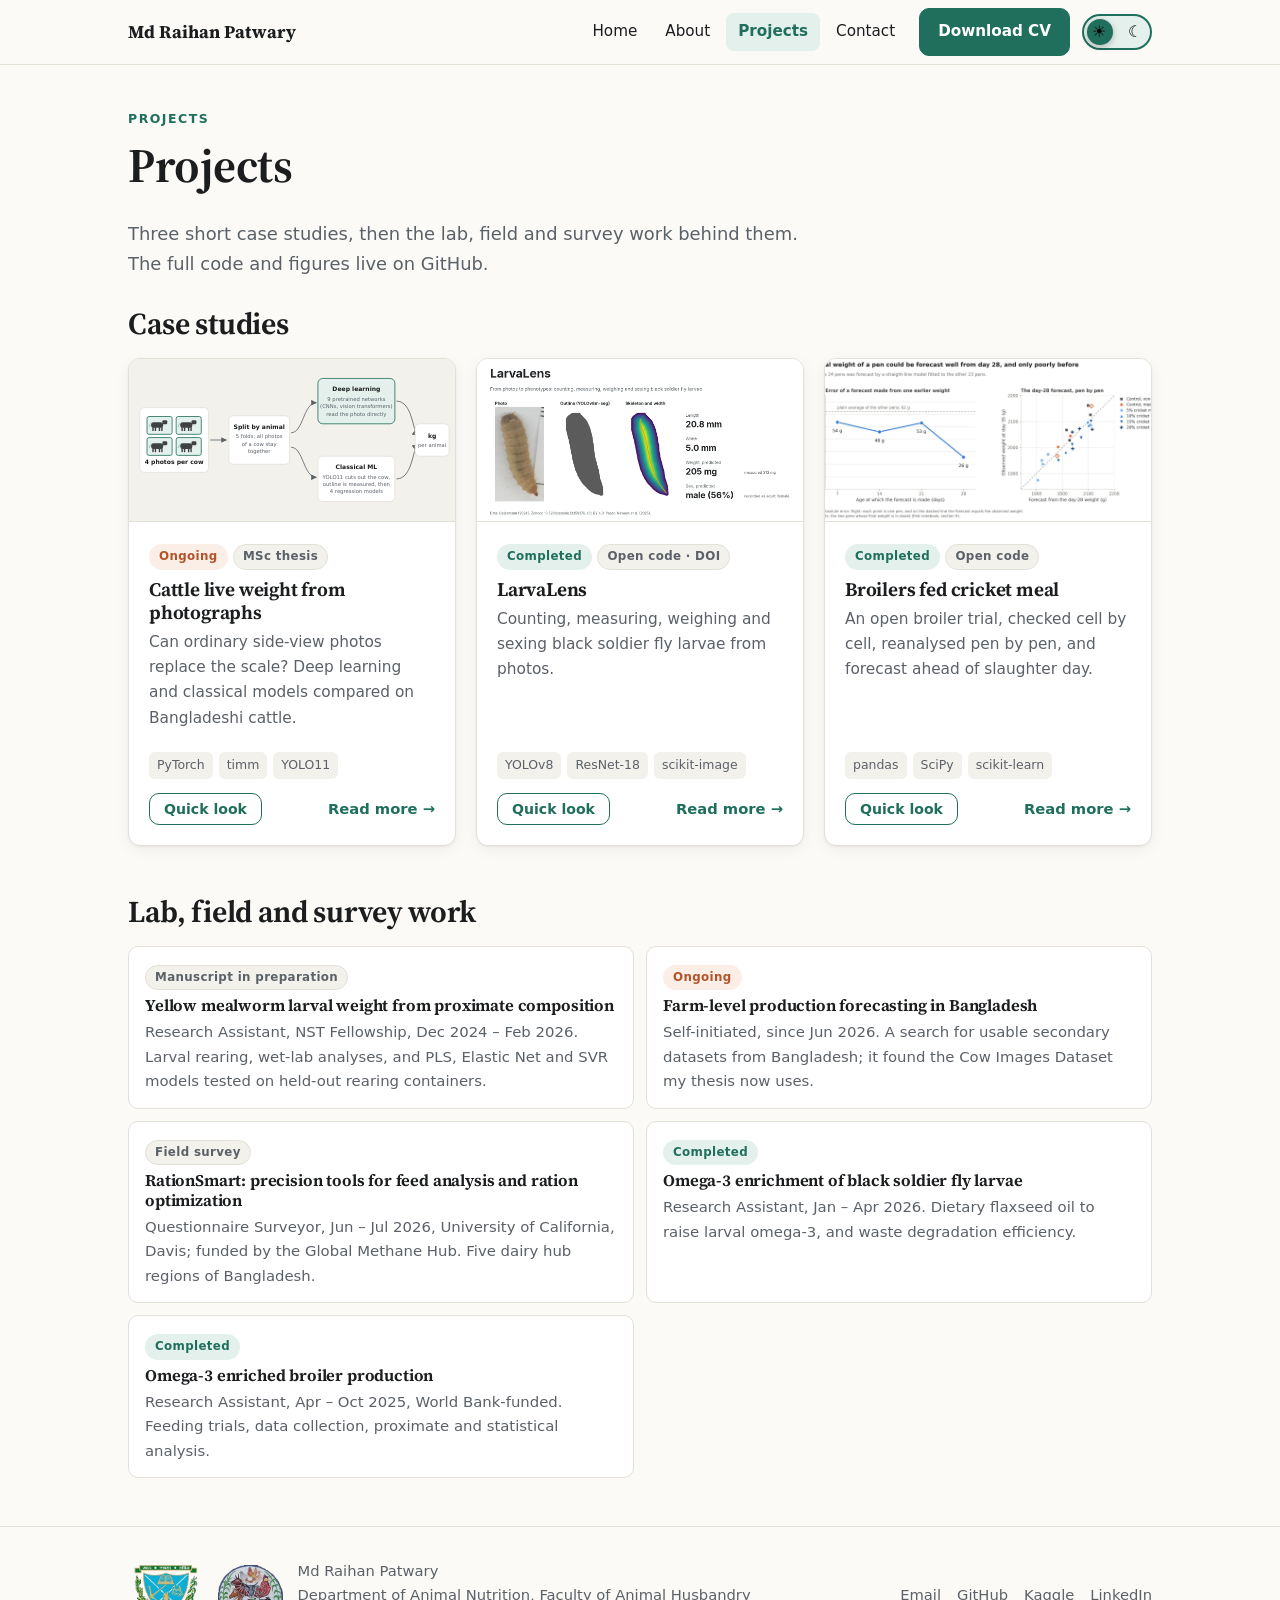
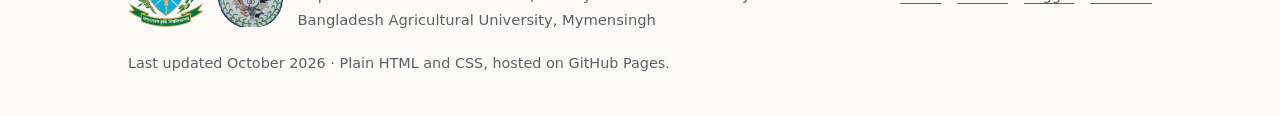
<file: projects/index.html>
<!doctype html>
<html lang="en">
<head>
<meta charset="utf-8">
<meta name="viewport" content="width=device-width, initial-scale=1">
<title>Projects | Md Raihan Patwary</title>
<meta name="description" content="Machine learning, computer vision and statistics projects on cattle, broilers and insect larvae, plus lab, field and survey work.">
<meta name="author" content="Md Raihan Patwary">
<link rel="canonical" href="https://raihan-patwary.github.io/projects/index.html">
<meta property="og:type" content="website">
<meta property="og:title" content="Projects | Md Raihan Patwary">
<meta property="og:description" content="Machine learning, computer vision and statistics projects on cattle, broilers and insect larvae, plus lab, field and survey work.">
<meta property="og:url" content="https://raihan-patwary.github.io/projects/index.html">
<meta property="og:image" content="https://raihan-patwary.github.io/assets/img/og-image.png">
<meta name="twitter:card" content="summary_large_image">
<meta name="theme-color" content="#1f6f5c">
<link rel="icon" href="../assets/img/favicon.svg" type="image/svg+xml">
<link rel="icon" href="../assets/img/favicon-32.png" sizes="32x32" type="image/png">
<link rel="apple-touch-icon" href="../assets/img/apple-touch-icon.png">
<link rel="preconnect" href="https://fonts.googleapis.com">
<link rel="preconnect" href="https://fonts.gstatic.com" crossorigin>
<link href="https://fonts.googleapis.com/css2?family=Source+Serif+4:opsz,wght@8..60,600;8..60,700&display=swap" rel="stylesheet">
<link rel="stylesheet" href="../assets/css/style.css">
<script>document.documentElement.classList.add("js");try{var t=localStorage.getItem("theme");if(t==="light"||t==="dark")document.documentElement.setAttribute("data-theme",t)}catch(e){}</script>
</head>
<body>
<a class="skip" href="#main">Skip to content</a>
<header class="site-header">
  <nav class="wrap nav" aria-label="Main">
    <a class="brand" href="../index.html">Md Raihan Patwary</a>
    <ul class="nav-links" id="nav-links"><li><a href="../index.html">Home</a></li><li><a href="../about.html">About</a></li><li><a href="../projects/index.html" aria-current="page">Projects</a></li><li><a href="../contact.html">Contact</a></li></ul>
    <a class="btn primary cv-btn" href="../assets/files/Md_Raihan_Patwary_CV.pdf" download="Md_Raihan_Patwary_CV.pdf" aria-label="Download CV (PDF)"><span class="cv-long">Download CV</span><span class="cv-short">CV ↓</span></a>
    <button class="theme-toggle" type="button" aria-pressed="false" aria-label="Switch between light and dark mode" title="Light / dark mode"><span class="ico" aria-hidden="true">☀</span><span class="ico" aria-hidden="true">☾</span><span class="knob" aria-hidden="true"></span></button>
    <button class="icon-btn menu-btn" type="button" aria-label="Menu" aria-controls="nav-links" aria-expanded="false">☰</button>
  </nav>
</header>
<main id="main">

<section class="page-head">
  <div class="wrap">
    <p class="eyebrow">Projects</p>
    <h1>Projects</h1>
    <p class="lead">Three short case studies, then the lab, field and survey work behind them. The full code and figures live on GitHub.</p>
    <h2 style="margin-top:28px">Case studies</h2>
    <div class="grid three">
<article class="card">
  <a class="thumb-link" href="../projects/cattle-weight.html" tabindex="-1" aria-hidden="true"><div class="thumb"><svg viewBox="0 0 800 400" role="img" aria-label="Thesis pipeline: four side-view photos per cow, split by animal into five folds, then deep learning networks on the photos and classical models on outline measurements, scored per animal">
<style>
.pl-box{fill:var(--surface);stroke:var(--line);stroke-width:2}
.pl-acc{fill:var(--accent-soft);stroke:var(--accent);stroke-width:2}
.pl-t{font:600 15px system-ui,sans-serif;fill:var(--ink)}
.pl-s{font:13px system-ui,sans-serif;fill:var(--muted)}
.pl-a{stroke:var(--muted);stroke-width:2;fill:none;marker-end:url(#pl-arrow)}
.pl-cow{fill:var(--ink);opacity:.82}
</style>
<rect width="800" height="400" fill="var(--surface-2)"/>
<defs><marker id="pl-arrow" viewBox="0 0 10 10" refX="9" refY="5" markerWidth="7" markerHeight="7" orient="auto"><path d="M0 0L10 5L0 10z" fill="var(--muted)"/></marker></defs>
<g transform="translate(24 120)">
  <rect class="pl-box" width="170" height="160" rx="12"/>
  <g transform="translate(18 22)">
    <rect x="0" y="0" width="62" height="44" rx="5" class="pl-acc"/><rect x="72" y="0" width="62" height="44" rx="5" class="pl-acc"/>
    <rect x="0" y="52" width="62" height="44" rx="5" class="pl-acc"/><rect x="72" y="52" width="62" height="44" rx="5" class="pl-acc"/>
    <g class="pl-cow"><rect x="10" y="14" width="30" height="14" rx="6"/><rect x="38" y="9" width="12" height="10" rx="3"/><rect x="13" y="26" width="3.5" height="10" rx="1"/><rect x="19" y="26" width="3.5" height="10" rx="1"/><rect x="29" y="26" width="3.5" height="10" rx="1"/><rect x="35" y="26" width="3.5" height="10" rx="1"/><path d="M10 17q-5 2-4 9" stroke="currentColor" fill="none"/></g>
    <g class="pl-cow" transform="translate(72 0)"><rect x="10" y="14" width="30" height="14" rx="6"/><rect x="38" y="9" width="12" height="10" rx="3"/><rect x="13" y="26" width="3.5" height="10" rx="1"/><rect x="19" y="26" width="3.5" height="10" rx="1"/><rect x="29" y="26" width="3.5" height="10" rx="1"/><rect x="35" y="26" width="3.5" height="10" rx="1"/><path d="M10 17q-5 2-4 9" stroke="currentColor" fill="none"/></g>
    <g class="pl-cow" transform="translate(0 52)"><rect x="10" y="14" width="30" height="14" rx="6"/><rect x="38" y="9" width="12" height="10" rx="3"/><rect x="13" y="26" width="3.5" height="10" rx="1"/><rect x="19" y="26" width="3.5" height="10" rx="1"/><rect x="29" y="26" width="3.5" height="10" rx="1"/><rect x="35" y="26" width="3.5" height="10" rx="1"/><path d="M10 17q-5 2-4 9" stroke="currentColor" fill="none"/></g>
    <g class="pl-cow" transform="translate(72 52)"><rect x="10" y="14" width="30" height="14" rx="6"/><rect x="38" y="9" width="12" height="10" rx="3"/><rect x="13" y="26" width="3.5" height="10" rx="1"/><rect x="19" y="26" width="3.5" height="10" rx="1"/><rect x="29" y="26" width="3.5" height="10" rx="1"/><rect x="35" y="26" width="3.5" height="10" rx="1"/><path d="M10 17q-5 2-4 9" stroke="currentColor" fill="none"/></g>
  </g>
  <text class="pl-t" x="85" y="140" text-anchor="middle">4 photos per cow</text>
</g>
<path class="pl-a" d="M198 200h40"/>
<g transform="translate(244 140)">
  <rect class="pl-box" width="150" height="120" rx="12"/>
  <text class="pl-t" x="75" y="34" text-anchor="middle">Split by animal</text>
  <text class="pl-s" x="75" y="56" text-anchor="middle">5 folds; all photos</text>
  <text class="pl-s" x="75" y="74" text-anchor="middle">of a cow stay</text>
  <text class="pl-s" x="75" y="92" text-anchor="middle">together</text>
</g>
<path class="pl-a" d="M398 182c30 0 30-74 62-74"/>
<path class="pl-a" d="M398 218c30 0 30 74 62 74"/>
<g transform="translate(464 48)">
  <rect class="pl-acc" width="190" height="112" rx="12"/>
  <text class="pl-t" x="95" y="32" text-anchor="middle">Deep learning</text>
  <text class="pl-s" x="95" y="56" text-anchor="middle">9 pretrained networks</text>
  <text class="pl-s" x="95" y="74" text-anchor="middle">(CNNs, vision transformers)</text>
  <text class="pl-s" x="95" y="92" text-anchor="middle">read the photo directly</text>
</g>
<g transform="translate(464 240)">
  <rect class="pl-box" width="190" height="112" rx="12"/>
  <text class="pl-t" x="95" y="32" text-anchor="middle">Classical ML</text>
  <text class="pl-s" x="95" y="56" text-anchor="middle">YOLO11 cuts out the cow,</text>
  <text class="pl-s" x="95" y="74" text-anchor="middle">outline is measured, then</text>
  <text class="pl-s" x="95" y="92" text-anchor="middle">4 regression models</text>
</g>
<path class="pl-a" d="M658 104c40 0 40 76 52 84"/>
<path class="pl-a" d="M658 296c40 0 40-76 52-84"/>
<g transform="translate(704 160)">
  <rect class="pl-box" width="84" height="80" rx="12"/>
  <text class="pl-t" x="42" y="36" text-anchor="middle">kg</text>
  <text class="pl-s" x="42" y="58" text-anchor="middle">per animal</text>
</g>
</svg></div></a>
  <div class="card-body">
    <div><span class="badge ongoing">Ongoing</span> <span class="badge">MSc thesis</span></div>
    <h3><a href="../projects/cattle-weight.html">Cattle live weight from photographs</a></h3>
    <p>Can ordinary side-view photos replace the scale? Deep learning and classical models compared on Bangladeshi cattle.</p>
    <div class="tags"><span class="tag">PyTorch</span><span class="tag">timm</span><span class="tag">YOLO11</span></div>
    <div class="card-actions"><button class="btn ghost peek-btn" type="button" data-peek="peek-cattle">Quick look</button><a class="more" href="../projects/cattle-weight.html">Read more →</a></div>
  </div>
</article>
<article class="card">
  <a class="thumb-link" href="../projects/larvalens.html" tabindex="-1" aria-hidden="true"><div class="thumb"><img src="../assets/figures/larvalens/fig01_hero_light.webp" data-light="../assets/figures/larvalens/fig01_hero_light.webp" data-dark="../assets/figures/larvalens/fig01_hero_dark.webp" alt="One black soldier fly larva: photo, outline, skeleton with width map, and its predicted weight and sex" width="1280" height="640" loading="lazy"></div></a>
  <div class="card-body">
    <div><span class="badge done">Completed</span> <span class="badge">Open code · DOI</span></div>
    <h3><a href="../projects/larvalens.html">LarvaLens</a></h3>
    <p>Counting, measuring, weighing and sexing black soldier fly larvae from photos.</p>
    <div class="tags"><span class="tag">YOLOv8</span><span class="tag">ResNet-18</span><span class="tag">scikit-image</span></div>
    <div class="card-actions"><button class="btn ghost peek-btn" type="button" data-peek="peek-larva">Quick look</button><a class="more" href="../projects/larvalens.html">Read more →</a></div>
  </div>
</article>
<article class="card">
  <a class="thumb-link" href="../projects/broiler-cricket-meal.html" tabindex="-1" aria-hidden="true"><div class="thumb"><img src="../assets/figures/broiler/figure_9_forecast_final_weight.webp" alt="Forecast error by age and the day-28 forecast for each broiler pen" width="1600" height="684" loading="lazy"></div></a>
  <div class="card-body">
    <div><span class="badge done">Completed</span> <span class="badge">Open code</span></div>
    <h3><a href="../projects/broiler-cricket-meal.html">Broilers fed cricket meal</a></h3>
    <p>An open broiler trial, checked cell by cell, reanalysed pen by pen, and forecast ahead of slaughter day.</p>
    <div class="tags"><span class="tag">pandas</span><span class="tag">SciPy</span><span class="tag">scikit-learn</span></div>
    <div class="card-actions"><button class="btn ghost peek-btn" type="button" data-peek="peek-broiler">Quick look</button><a class="more" href="../projects/broiler-cricket-meal.html">Read more →</a></div>
  </div>
</article></div>
    
<dialog class="peek" id="peek-cattle" aria-labelledby="peek-cattle-title">
  <div class="peek-head"><h2 id="peek-cattle-title">Cattle live weight from photographs</h2><button class="icon-btn peek-close" type="button" aria-label="Close">×</button></div>
  <div class="peek-tabs" role="tablist" aria-label="Quick look">
    <button role="tab" aria-selected="true" aria-controls="peek-cattle-fig" id="peek-cattle-t1">Figures</button>
    <button role="tab" aria-selected="false" aria-controls="peek-cattle-code" id="peek-cattle-t2" tabindex="-1">Code</button>
  </div>
  <div class="peek-panel" role="tabpanel" id="peek-cattle-fig" aria-labelledby="peek-cattle-t1"><div class="slides"><figure class="slide on" data-k="0"><div class="svg-slide"><svg viewBox="0 0 800 400" role="img" aria-label="Thesis pipeline: four side-view photos per cow, split by animal into five folds, then deep learning networks on the photos and classical models on outline measurements, scored per animal">
<style>
.pl-box{fill:var(--surface);stroke:var(--line);stroke-width:2}
.pl-acc{fill:var(--accent-soft);stroke:var(--accent);stroke-width:2}
.pl-t{font:600 15px system-ui,sans-serif;fill:var(--ink)}
.pl-s{font:13px system-ui,sans-serif;fill:var(--muted)}
.pl-a{stroke:var(--muted);stroke-width:2;fill:none;marker-end:url(#pl-arrow)}
.pl-cow{fill:var(--ink);opacity:.82}
</style>
<rect width="800" height="400" fill="var(--surface-2)"/>
<defs><marker id="pl-arrow" viewBox="0 0 10 10" refX="9" refY="5" markerWidth="7" markerHeight="7" orient="auto"><path d="M0 0L10 5L0 10z" fill="var(--muted)"/></marker></defs>
<g transform="translate(24 120)">
  <rect class="pl-box" width="170" height="160" rx="12"/>
  <g transform="translate(18 22)">
    <rect x="0" y="0" width="62" height="44" rx="5" class="pl-acc"/><rect x="72" y="0" width="62" height="44" rx="5" class="pl-acc"/>
    <rect x="0" y="52" width="62" height="44" rx="5" class="pl-acc"/><rect x="72" y="52" width="62" height="44" rx="5" class="pl-acc"/>
    <g class="pl-cow"><rect x="10" y="14" width="30" height="14" rx="6"/><rect x="38" y="9" width="12" height="10" rx="3"/><rect x="13" y="26" width="3.5" height="10" rx="1"/><rect x="19" y="26" width="3.5" height="10" rx="1"/><rect x="29" y="26" width="3.5" height="10" rx="1"/><rect x="35" y="26" width="3.5" height="10" rx="1"/><path d="M10 17q-5 2-4 9" stroke="currentColor" fill="none"/></g>
    <g class="pl-cow" transform="translate(72 0)"><rect x="10" y="14" width="30" height="14" rx="6"/><rect x="38" y="9" width="12" height="10" rx="3"/><rect x="13" y="26" width="3.5" height="10" rx="1"/><rect x="19" y="26" width="3.5" height="10" rx="1"/><rect x="29" y="26" width="3.5" height="10" rx="1"/><rect x="35" y="26" width="3.5" height="10" rx="1"/><path d="M10 17q-5 2-4 9" stroke="currentColor" fill="none"/></g>
    <g class="pl-cow" transform="translate(0 52)"><rect x="10" y="14" width="30" height="14" rx="6"/><rect x="38" y="9" width="12" height="10" rx="3"/><rect x="13" y="26" width="3.5" height="10" rx="1"/><rect x="19" y="26" width="3.5" height="10" rx="1"/><rect x="29" y="26" width="3.5" height="10" rx="1"/><rect x="35" y="26" width="3.5" height="10" rx="1"/><path d="M10 17q-5 2-4 9" stroke="currentColor" fill="none"/></g>
    <g class="pl-cow" transform="translate(72 52)"><rect x="10" y="14" width="30" height="14" rx="6"/><rect x="38" y="9" width="12" height="10" rx="3"/><rect x="13" y="26" width="3.5" height="10" rx="1"/><rect x="19" y="26" width="3.5" height="10" rx="1"/><rect x="29" y="26" width="3.5" height="10" rx="1"/><rect x="35" y="26" width="3.5" height="10" rx="1"/><path d="M10 17q-5 2-4 9" stroke="currentColor" fill="none"/></g>
  </g>
  <text class="pl-t" x="85" y="140" text-anchor="middle">4 photos per cow</text>
</g>
<path class="pl-a" d="M198 200h40"/>
<g transform="translate(244 140)">
  <rect class="pl-box" width="150" height="120" rx="12"/>
  <text class="pl-t" x="75" y="34" text-anchor="middle">Split by animal</text>
  <text class="pl-s" x="75" y="56" text-anchor="middle">5 folds; all photos</text>
  <text class="pl-s" x="75" y="74" text-anchor="middle">of a cow stay</text>
  <text class="pl-s" x="75" y="92" text-anchor="middle">together</text>
</g>
<path class="pl-a" d="M398 182c30 0 30-74 62-74"/>
<path class="pl-a" d="M398 218c30 0 30 74 62 74"/>
<g transform="translate(464 48)">
  <rect class="pl-acc" width="190" height="112" rx="12"/>
  <text class="pl-t" x="95" y="32" text-anchor="middle">Deep learning</text>
  <text class="pl-s" x="95" y="56" text-anchor="middle">9 pretrained networks</text>
  <text class="pl-s" x="95" y="74" text-anchor="middle">(CNNs, vision transformers)</text>
  <text class="pl-s" x="95" y="92" text-anchor="middle">read the photo directly</text>
</g>
<g transform="translate(464 240)">
  <rect class="pl-box" width="190" height="112" rx="12"/>
  <text class="pl-t" x="95" y="32" text-anchor="middle">Classical ML</text>
  <text class="pl-s" x="95" y="56" text-anchor="middle">YOLO11 cuts out the cow,</text>
  <text class="pl-s" x="95" y="74" text-anchor="middle">outline is measured, then</text>
  <text class="pl-s" x="95" y="92" text-anchor="middle">4 regression models</text>
</g>
<path class="pl-a" d="M658 104c40 0 40 76 52 84"/>
<path class="pl-a" d="M658 296c40 0 40-76 52-84"/>
<g transform="translate(704 160)">
  <rect class="pl-box" width="84" height="80" rx="12"/>
  <text class="pl-t" x="42" y="36" text-anchor="middle">kg</text>
  <text class="pl-s" x="42" y="58" text-anchor="middle">per animal</text>
</g>
</svg></div><figcaption>The method: four photos per cow, split by animal, deep learning on the photos and classical models on outline measurements.</figcaption></figure><figure class="slide" data-k="1"><img src="../assets/figures/cattle/preprocessing.webp" alt="Preparing one photo: original, resized, grey, blurred, edges and flipped" width="1100" height="1080" loading="lazy"><figcaption>Preparing a photo for the networks: resize to 224 × 384 and flip at random; grey, blur and edges show classic processing for comparison.</figcaption></figure><figure class="slide" data-k="2"><img src="../assets/figures/cattle/segmentation.webp" alt="YOLO11 masks, background removed and measured outlines for the four photos of one animal" width="1400" height="1085" loading="lazy"><figcaption>YOLO11 finds the animal in each of its four photos, removes the background and traces the outline.</figcaption></figure><figure class="slide" data-k="3"><img src="../assets/figures/cattle/shape_measurements.webp" alt="Outline, convex hull and boxes drawn on one photo, with its ten measurements" width="1400" height="540" loading="lazy"><figcaption>The ten outline measurements used by the classical models. Photos: Cow Images Dataset (Shagor et al., 2022), Apache 2.0. Results will follow after the defence.</figcaption></figure></div><div class="slide-nav"><button class="icon-btn prev" type="button" aria-label="Previous figure">‹</button><div class="dots"><button class="dot on" type="button" aria-label="Figure 1" data-k="0"></button><button class="dot" type="button" aria-label="Figure 2" data-k="1"></button><button class="dot" type="button" aria-label="Figure 3" data-k="2"></button><button class="dot" type="button" aria-label="Figure 4" data-k="3"></button></div><button class="icon-btn next" type="button" aria-label="Next figure">›</button></div></div>
  <div class="peek-panel" role="tabpanel" id="peek-cattle-code" aria-labelledby="peek-cattle-t2" hidden><div class="code-tabs"><div role="tablist" aria-label="Code excerpts"><button role="tab" id="pk-cattle-t0" aria-controls="pk-cattle-p0" aria-selected="true" tabindex="0">folds_and_baseline.py</button></div><div class="code-panel" role="tabpanel" id="pk-cattle-p0" aria-labelledby="pk-cattle-t0"><p class="note">Folds are built on animals, not photos, and the no-photo baseline uses the same folds.</p><button class="copy" type="button">Copy</button><pre><code><span class="tok-k">from</span> sklearn.model_selection <span class="tok-k">import</span> StratifiedKFold
<span class="tok-k">from</span> sklearn.linear_model <span class="tok-k">import</span> LinearRegression

df[<span class="tok-s">&quot;weight_class&quot;</span>] = pd.<span class="tok-f">cut</span>(df[<span class="tok-s">&quot;weight_in_kg&quot;</span>], [<span class="tok-n">0</span>, <span class="tok-n">200</span>, <span class="tok-n">250</span>, <span class="tok-n">300</span>, <span class="tok-n">400</span>, <span class="tok-n">10000</span>], labels=<span class="tok-k">False</span>)
df[<span class="tok-s">&quot;fold&quot;</span>] = -<span class="tok-n">1</span>
splitter = <span class="tok-f">StratifiedKFold</span>(n_splits=<span class="tok-n">5</span>, shuffle=<span class="tok-k">True</span>, random_state=<span class="tok-n">42</span>)
<span class="tok-k">for</span> k, (_, test_rows) <span class="tok-k">in</span> <span class="tok-f">enumerate</span>(splitter.<span class="tok-f">split</span>(df, df[<span class="tok-s">&quot;weight_class&quot;</span>])):
    df.loc[test_rows, <span class="tok-s">&quot;fold&quot;</span>] = k


X = pd.<span class="tok-f">get_dummies</span>(df[[<span class="tok-s">&quot;height_in_inch&quot;</span>, <span class="tok-s">&quot;breed&quot;</span>]], dtype=float)
y = df[<span class="tok-s">&quot;weight_in_kg&quot;</span>]
guess = pd.<span class="tok-f">Series</span>(<span class="tok-n">0.0</span>, index=df.index)
<span class="tok-k">for</span> k <span class="tok-k">in</span> <span class="tok-f">range</span>(<span class="tok-n">5</span>):
    test = df[<span class="tok-s">&quot;fold&quot;</span>] == k
    guess[test] = <span class="tok-f">LinearRegression</span>().<span class="tok-f">fit</span>(X[~test], y[~test]).<span class="tok-f">predict</span>(X[test])</code></pre></div></div></div>
  <div class="peek-foot"><a class="btn primary" href="../projects/cattle-weight.html">Read more</a></div>
</dialog>
<dialog class="peek" id="peek-larva" aria-labelledby="peek-larva-title">
  <div class="peek-head"><h2 id="peek-larva-title">LarvaLens</h2><button class="icon-btn peek-close" type="button" aria-label="Close">×</button></div>
  <div class="peek-tabs" role="tablist" aria-label="Quick look">
    <button role="tab" aria-selected="true" aria-controls="peek-larva-fig" id="peek-larva-t1">Figures</button>
    <button role="tab" aria-selected="false" aria-controls="peek-larva-code" id="peek-larva-t2" tabindex="-1">Code</button>
  </div>
  <div class="peek-panel" role="tabpanel" id="peek-larva-fig" aria-labelledby="peek-larva-t1"><div class="slides"><figure class="slide on" data-k="0"><img src="../assets/figures/larvalens/fig07_detection_overlay.webp" alt="YOLOv8 detections on test photos" width="1400" height="1047" loading="lazy"><figcaption>YOLOv8 finds and outlines larvae on photos it never saw, including some the labellers skipped.</figcaption></figure><figure class="slide" data-k="1"><img src="../assets/figures/larvalens/fig10_morphometrics.webp" alt="Outline, skeleton and width measurement of one larva" width="1400" height="457" loading="lazy"><figcaption>Each larva is measured from its outline: area, skeleton length and width.</figcaption></figure><figure class="slide" data-k="2"><img src="../assets/figures/larvalens/fig14_model_comparison.webp" alt="Weight models compared on unseen batches and a random split" width="1400" height="619" loading="lazy"><figcaption>Learning weight straight from pixels beats measuring shape, even on unseen rearing batches.</figcaption></figure></div><div class="slide-nav"><button class="icon-btn prev" type="button" aria-label="Previous figure">‹</button><div class="dots"><button class="dot on" type="button" aria-label="Figure 1" data-k="0"></button><button class="dot" type="button" aria-label="Figure 2" data-k="1"></button><button class="dot" type="button" aria-label="Figure 3" data-k="2"></button></div><button class="icon-btn next" type="button" aria-label="Next figure">›</button></div></div>
  <div class="peek-panel" role="tabpanel" id="peek-larva-code" aria-labelledby="peek-larva-t2" hidden><div class="code-tabs"><div role="tablist" aria-label="Code excerpts"><button role="tab" id="pk-larva-t0" aria-controls="pk-larva-p0" aria-selected="true" tabindex="0">splits.py</button><button role="tab" id="pk-larva-t1" aria-controls="pk-larva-p1" aria-selected="false" tabindex="-1">morphometrics.py</button></div><div class="code-panel" role="tabpanel" id="pk-larva-p0" aria-labelledby="pk-larva-t0"><p class="note">Whole rearing batches go to one fold, so every test is on unseen batches.</p><button class="copy" type="button">Copy</button><pre><code><span class="tok-k">def</span> <span class="tok-f">assign_batch_folds</span>(batches: pd.DataFrame, n_folds: int = <span class="tok-n">5</span>, seed: int = <span class="tok-n">42</span>) -&gt; dict[str, int]:
    <span class="tok-s">&quot;&quot;&quot;Assign whole batches to folds, spreading each temperature group across folds.&quot;&quot;&quot;</span>
    rng = np.random.<span class="tok-f">default_rng</span>(seed)
    order = batches.<span class="tok-f">assign</span>(tiebreak=rng.<span class="tok-f">random</span>(<span class="tok-f">len</span>(batches)))
    group_size = order.<span class="tok-f">groupby</span>(<span class="tok-s">&quot;temp_group&quot;</span>)[<span class="tok-s">&quot;batch&quot;</span>].<span class="tok-f">transform</span>(<span class="tok-s">&quot;count&quot;</span>)
    order = order.<span class="tok-f">assign</span>(group_size=group_size).<span class="tok-f">sort_values</span>(
        [<span class="tok-s">&quot;group_size&quot;</span>, <span class="tok-s">&quot;temp_group&quot;</span>, <span class="tok-s">&quot;n&quot;</span>, <span class="tok-s">&quot;tiebreak&quot;</span>], ascending=[<span class="tok-k">False</span>, <span class="tok-k">True</span>, <span class="tok-k">False</span>, <span class="tok-k">True</span>]
    )
    rows = np.<span class="tok-f">zeros</span>(n_folds)
    per_group: dict[str, np.ndarray] = {}
    out: dict[str, int] = {}
    <span class="tok-k">for</span> rec <span class="tok-k">in</span> order.<span class="tok-f">itertuples</span>(index=<span class="tok-k">False</span>):
        counts = per_group.<span class="tok-f">setdefault</span>(rec.temp_group, np.<span class="tok-f">zeros</span>(n_folds))
        noise = rng.<span class="tok-f">random</span>(n_folds) * <span class="tok-n">1e-6</span>
        fold = <span class="tok-f">int</span>(np.<span class="tok-f">lexsort</span>((noise, rows, counts))[<span class="tok-n">0</span>])
        out[rec.batch] = fold
        counts[fold] += <span class="tok-n">1</span>
        rows[fold] += rec.n
    <span class="tok-k">return</span> out</code></pre></div><div class="code-panel" role="tabpanel" id="pk-larva-p1" aria-labelledby="pk-larva-t1" hidden><p class="note">Length from the skeleton's longest path, plus the tips that thinning cuts off.</p><button class="copy" type="button">Copy</button><pre><code>dt = ndimage.<span class="tok-f">distance_transform_edt</span>(mask)
path = <span class="tok-f">longest_skeleton_path</span>(<span class="tok-f">skeletonize</span>(mask))
ends = path[[<span class="tok-n">0</span>, -<span class="tok-n">1</span>]].<span class="tok-f">round</span>().<span class="tok-f">astype</span>(int)
tips = <span class="tok-f">float</span>(dt[ends[<span class="tok-n">0</span>][<span class="tok-n">0</span>], ends[<span class="tok-n">0</span>][<span class="tok-n">1</span>]] + dt[ends[<span class="tok-n">1</span>][<span class="tok-n">0</span>], ends[<span class="tok-n">1</span>][<span class="tok-n">1</span>]])
length = <span class="tok-f">path_length</span>(path) + tips
idx = path.<span class="tok-f">round</span>().<span class="tok-f">astype</span>(int)
radius = dt[idx[:, <span class="tok-n">0</span>], idx[:, <span class="tok-n">1</span>]]
q = <span class="tok-f">len</span>(radius) // <span class="tok-n">4</span>
middle = radius[q : <span class="tok-f">len</span>(radius) - q] <span class="tok-k">if</span> <span class="tok-f">len</span>(radius) &gt;= <span class="tok-n">4</span> <span class="tok-k">else</span> radius
out = <span class="tok-f">Measurements</span>(
    area_px=<span class="tok-f">float</span>(mask.<span class="tok-f">sum</span>()),
    perimeter_px=<span class="tok-f">perimeter</span>(mask),
    length_px=length,
    width_max_px=<span class="tok-f">float</span>(<span class="tok-n">2</span> * dt.<span class="tok-f">max</span>()),
    width_mid_px=<span class="tok-f">float</span>(<span class="tok-n">2</span> * middle.<span class="tok-f">mean</span>()),
)</code></pre></div></div></div>
  <div class="peek-foot"><a class="btn primary" href="https://github.com/raihan-patwary/larvalens">Code on GitHub</a><a class="btn ghost" href="../projects/larvalens.html">Read more</a></div>
</dialog>
<dialog class="peek" id="peek-broiler" aria-labelledby="peek-broiler-title">
  <div class="peek-head"><h2 id="peek-broiler-title">Broilers fed cricket meal</h2><button class="icon-btn peek-close" type="button" aria-label="Close">×</button></div>
  <div class="peek-tabs" role="tablist" aria-label="Quick look">
    <button role="tab" aria-selected="true" aria-controls="peek-broiler-fig" id="peek-broiler-t1">Figures</button>
    <button role="tab" aria-selected="false" aria-controls="peek-broiler-code" id="peek-broiler-t2" tabindex="-1">Code</button>
  </div>
  <div class="peek-panel" role="tabpanel" id="peek-broiler-fig" aria-labelledby="peek-broiler-t1"><div class="slides"><figure class="slide on" data-k="0"><img src="../assets/figures/broiler/figure_1_growth_curve.webp" alt="Growth curves of broilers by diet" width="1400" height="658" loading="lazy"><figcaption>All six diets grew along the same curve to about 2 kg at day 35.</figcaption></figure><figure class="slide" data-k="1"><img src="../assets/figures/broiler/figure_9_forecast_final_weight.webp" alt="Forecast error by age and the day-28 forecast per pen" width="1600" height="684" loading="lazy"><figcaption>From day 28, a pen's final weight can be forecast within about 26 g.</figcaption></figure></div><div class="slide-nav"><button class="icon-btn prev" type="button" aria-label="Previous figure">‹</button><div class="dots"><button class="dot on" type="button" aria-label="Figure 1" data-k="0"></button><button class="dot" type="button" aria-label="Figure 2" data-k="1"></button></div><button class="icon-btn next" type="button" aria-label="Next figure">›</button></div></div>
  <div class="peek-panel" role="tabpanel" id="peek-broiler-code" aria-labelledby="peek-broiler-t2" hidden><div class="code-tabs"><div role="tablist" aria-label="Code excerpts"><button role="tab" id="pk-broiler-t0" aria-controls="pk-broiler-p0" aria-selected="true" tabindex="0">03_prediction_models.ipynb</button></div><div class="code-panel" role="tabpanel" id="pk-broiler-p0" aria-labelledby="pk-broiler-t0"><p class="note">Every forecast comes from a model fitted without the pen being forecast.</p><button class="copy" type="button">Copy</button><pre><code><span class="tok-k">def</span> <span class="tok-f">predict_unseen_pens</span>(model, features, target, pens):
    <span class="tok-s">&quot;&quot;&quot;Predict every row with a model that was fitted without the pen the row belongs to.&quot;&quot;&quot;</span>
    <span class="tok-k">return</span> <span class="tok-f">cross_val_predict</span>(model, features, target, groups=pens, cv=<span class="tok-f">LeaveOneGroupOut</span>())


forecasts = {
    <span class="tok-s">&quot;mean of the other pens (baseline)&quot;</span>: baseline_forecast,
    <span class="tok-s">&quot;last week&#x27;s gain repeats&quot;</span>: (pen_weights[<span class="tok-n">28</span>] + (pen_weights[<span class="tok-n">28</span>] - pen_weights[<span class="tok-n">21</span>])).<span class="tok-f">to_numpy</span>(),
    <span class="tok-s">&quot;straight line on the weight at day 28&quot;</span>:
        <span class="tok-f">predict_unseen_pens</span>(<span class="tok-f">LinearRegression</span>(), pen_weights[[<span class="tok-n">28</span>]].<span class="tok-f">to_numpy</span>(), final_weight, pen_ids),
    <span class="tok-s">&quot;random forest on the weights at days 7 to 28&quot;</span>:
        <span class="tok-f">predict_unseen_pens</span>(<span class="tok-f">RandomForestRegressor</span>(n_estimators=<span class="tok-n">500</span>, random_state=<span class="tok-n">0</span>), weights_to_day28, final_weight, pen_ids),
    <span class="tok-c"># ... plus a Gompertz growth curve per pen and nearest neighbours</span>
}</code></pre></div></div></div>
  <div class="peek-foot"><a class="btn primary" href="https://github.com/raihan-patwary/broiler-cricket-meal-analysis">Code on GitHub</a><a class="btn ghost" href="../projects/broiler-cricket-meal.html">Read more</a></div>
</dialog>
    <h2 style="margin-top:48px">Lab, field and survey work</h2>
    <div class="mini-list"><div class="mini"><div><span class="badge">Manuscript in preparation</span></div><h3>Yellow mealworm larval weight from proximate composition</h3><p>Research Assistant, NST Fellowship, Dec 2024 – Feb 2026. Larval rearing, wet-lab analyses, and PLS, Elastic Net and SVR models tested on held-out rearing containers.</p></div><div class="mini"><div><span class="badge ongoing">Ongoing</span></div><h3>Farm-level production forecasting in Bangladesh</h3><p>Self-initiated, since Jun 2026. A search for usable secondary datasets from Bangladesh; it found the Cow Images Dataset my thesis now uses.</p></div><div class="mini"><div><span class="badge">Field survey</span></div><h3>RationSmart: precision tools for feed analysis and ration optimization</h3><p>Questionnaire Surveyor, Jun – Jul 2026, University of California, Davis; funded by the Global Methane Hub. Five dairy hub regions of Bangladesh.</p></div><div class="mini"><div><span class="badge done">Completed</span></div><h3>Omega-3 enrichment of black soldier fly larvae</h3><p>Research Assistant, Jan – Apr 2026. Dietary flaxseed oil to raise larval omega-3, and waste degradation efficiency.</p></div><div class="mini"><div><span class="badge done">Completed</span></div><h3>Omega-3 enriched broiler production</h3><p>Research Assistant, Apr – Oct 2025, World Bank-funded. Feeding trials, data collection, proximate and statistical analysis.</p></div></div>
  </div>
</section>
</main>
<footer class="site-footer">
  <div class="wrap foot">
    <div class="foot-logos">
      <img src="../assets/img/bau-logo-clear.png" alt="Bangladesh Agricultural University logo" width="77" height="62" loading="lazy">
      <img src="../assets/img/faculty-logo-clear.png" alt="Faculty of Animal Husbandry logo" width="65" height="62" loading="lazy">
      <span>Md Raihan Patwary<br>Department of Animal Nutrition, Faculty of Animal Husbandry<br>Bangladesh Agricultural University, Mymensingh</span>
    </div>
    <div class="foot-links">
      <a href="mailto:raihan.1903065@bau.edu.bd">Email</a><a href="https://github.com/raihan-patwary">GitHub</a><a href="https://www.kaggle.com/mdraihanpatwary02">Kaggle</a><a href="https://www.linkedin.com/in/md-raihan-patwary-bau-animal-nutrition">LinkedIn</a>
    </div>
    <p class="small" style="margin:0;width:100%">Last updated October 2026 · Plain HTML and CSS, hosted on GitHub Pages.</p>
  </div>
</footer>
<script src="../assets/js/site.js" defer></script>
</body>
</html>
</file>
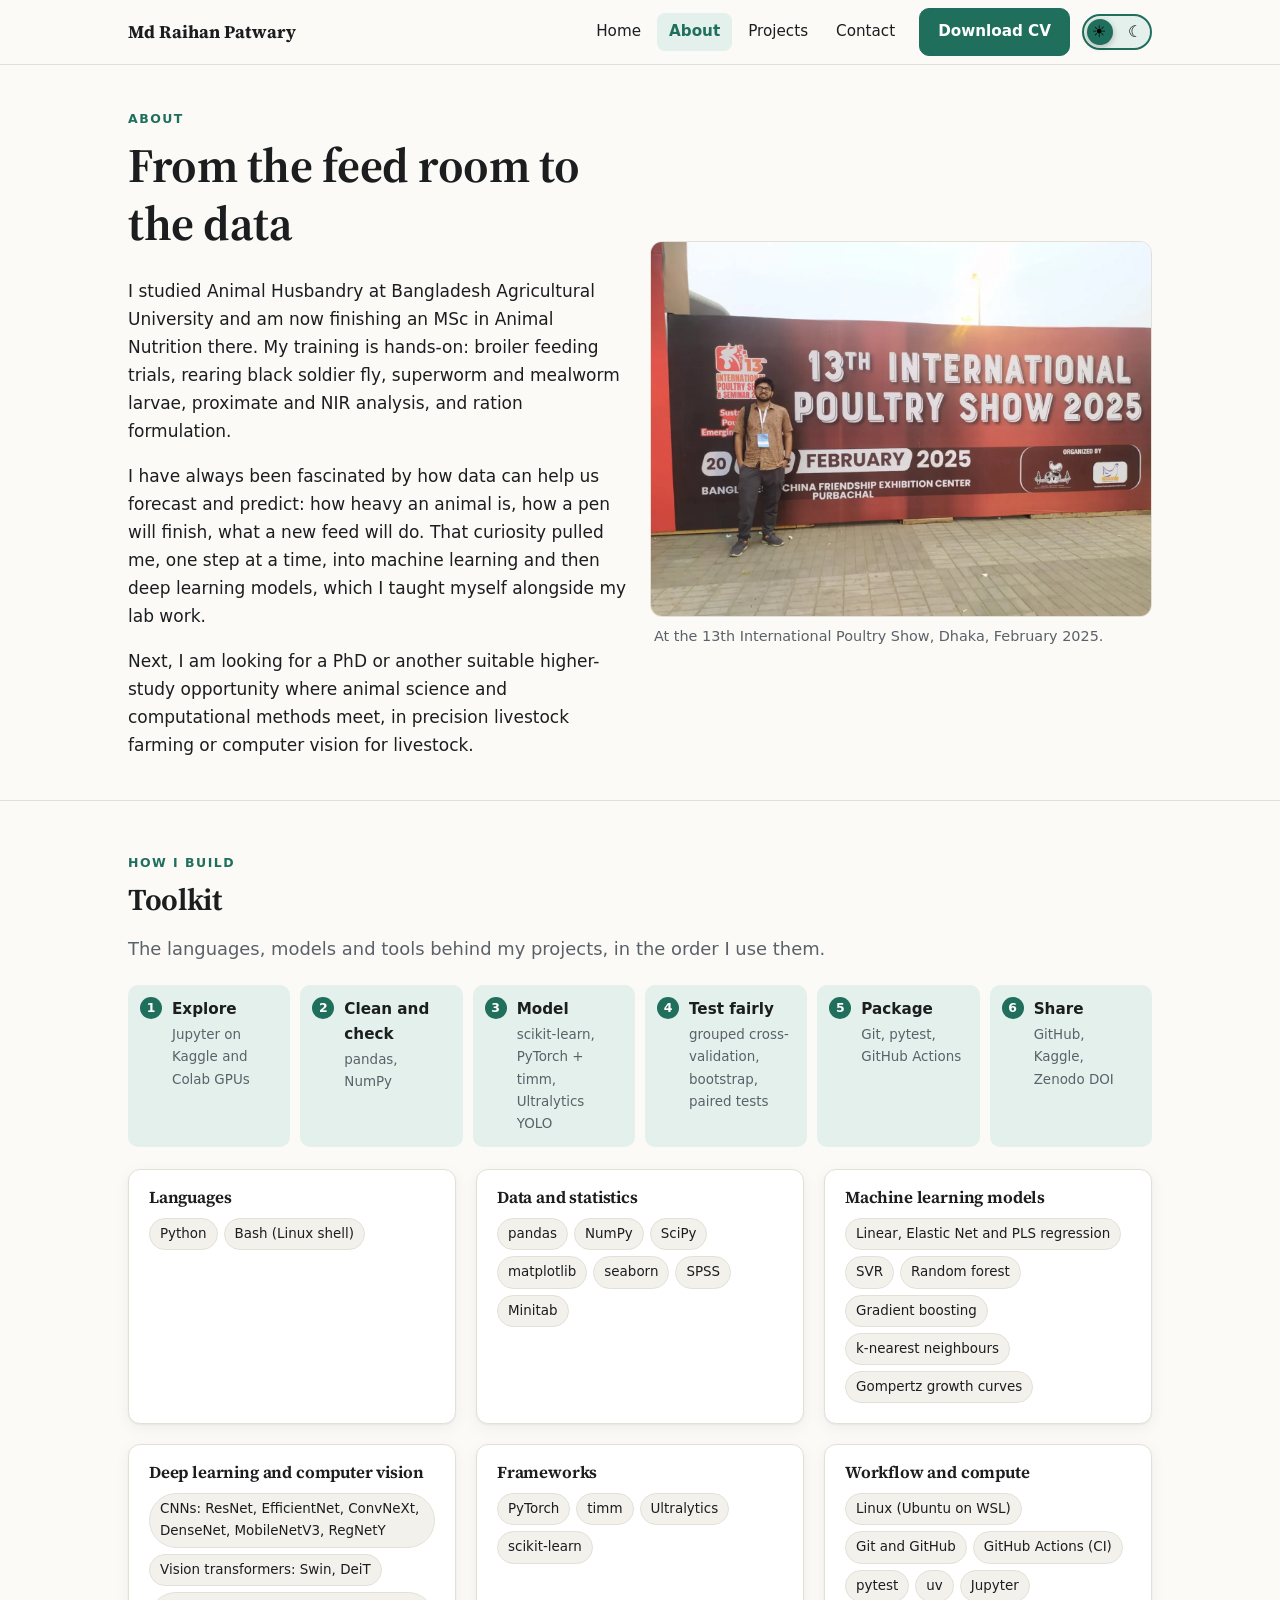
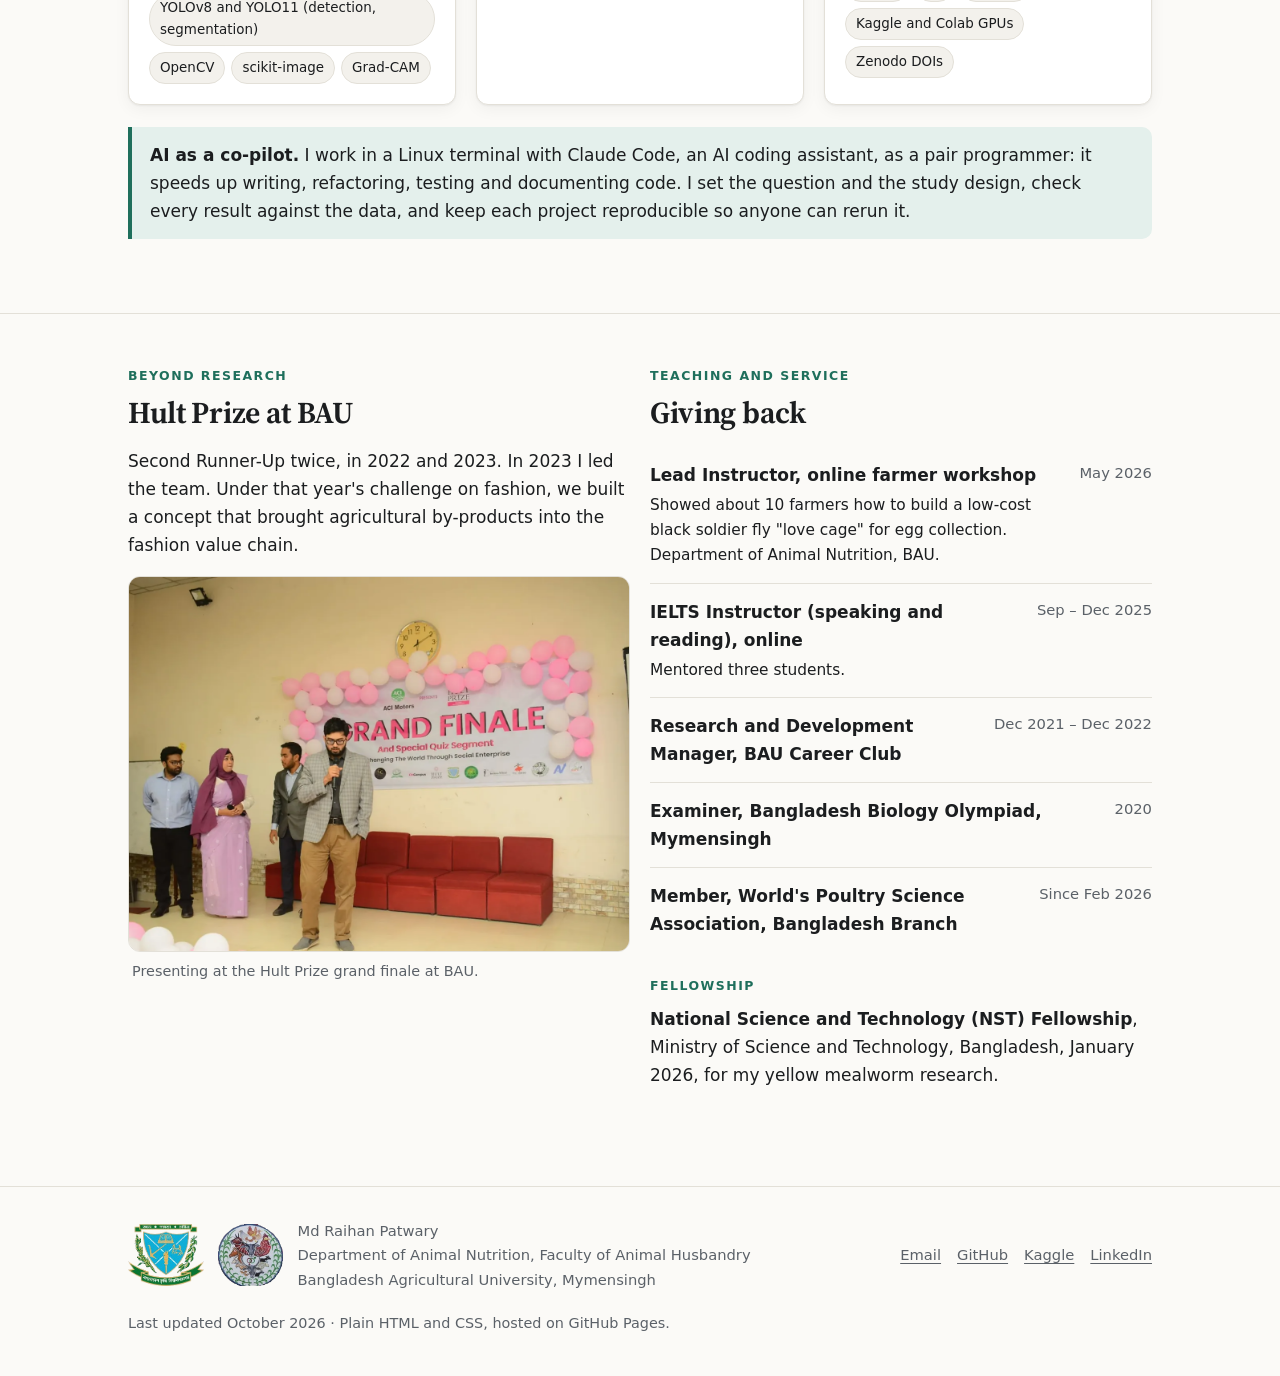
<file: about.html>
<!doctype html>
<html lang="en">
<head>
<meta charset="utf-8">
<meta name="viewport" content="width=device-width, initial-scale=1">
<title>About | Md Raihan Patwary</title>
<meta name="description" content="About Md Raihan Patwary: an animal scientist who taught himself machine learning and computer vision.">
<meta name="author" content="Md Raihan Patwary">
<link rel="canonical" href="https://raihan-patwary.github.io/about.html">
<meta property="og:type" content="website">
<meta property="og:title" content="About | Md Raihan Patwary">
<meta property="og:description" content="About Md Raihan Patwary: an animal scientist who taught himself machine learning and computer vision.">
<meta property="og:url" content="https://raihan-patwary.github.io/about.html">
<meta property="og:image" content="https://raihan-patwary.github.io/assets/img/og-image.png">
<meta name="twitter:card" content="summary_large_image">
<meta name="theme-color" content="#1f6f5c">
<link rel="icon" href="assets/img/favicon.svg" type="image/svg+xml">
<link rel="icon" href="assets/img/favicon-32.png" sizes="32x32" type="image/png">
<link rel="apple-touch-icon" href="assets/img/apple-touch-icon.png">
<link rel="preconnect" href="https://fonts.googleapis.com">
<link rel="preconnect" href="https://fonts.gstatic.com" crossorigin>
<link href="https://fonts.googleapis.com/css2?family=Source+Serif+4:opsz,wght@8..60,600;8..60,700&display=swap" rel="stylesheet">
<link rel="stylesheet" href="assets/css/style.css">
<script>document.documentElement.classList.add("js");try{var t=localStorage.getItem("theme");if(t==="light"||t==="dark")document.documentElement.setAttribute("data-theme",t)}catch(e){}</script>
</head>
<body>
<a class="skip" href="#main">Skip to content</a>
<header class="site-header">
  <nav class="wrap nav" aria-label="Main">
    <a class="brand" href="index.html">Md Raihan Patwary</a>
    <ul class="nav-links" id="nav-links"><li><a href="index.html">Home</a></li><li><a href="about.html" aria-current="page">About</a></li><li><a href="projects/index.html">Projects</a></li><li><a href="contact.html">Contact</a></li></ul>
    <a class="btn primary cv-btn" href="assets/files/Md_Raihan_Patwary_CV.pdf" download="Md_Raihan_Patwary_CV.pdf" aria-label="Download CV (PDF)"><span class="cv-long">Download CV</span><span class="cv-short">CV ↓</span></a>
    <button class="theme-toggle" type="button" aria-pressed="false" aria-label="Switch between light and dark mode" title="Light / dark mode"><span class="ico" aria-hidden="true">☀</span><span class="ico" aria-hidden="true">☾</span><span class="knob" aria-hidden="true"></span></button>
    <button class="icon-btn menu-btn" type="button" aria-label="Menu" aria-controls="nav-links" aria-expanded="false">☰</button>
  </nav>
</header>
<main id="main">

<section class="page-head">
  <div class="wrap grid two" style="align-items:center">
    <div class="prose">
      <p class="eyebrow">About</p>
      <h1>From the feed room to the data</h1>
      <p>I studied Animal Husbandry at Bangladesh Agricultural University and am now finishing an MSc in Animal Nutrition there. My training is hands-on: broiler feeding trials, rearing black soldier fly, superworm and mealworm larvae, proximate and NIR analysis, and ration formulation.</p>
      <p>I have always been fascinated by how data can help us forecast and predict: how heavy an animal is, how a pen will finish, what a new feed will do. That curiosity pulled me, one step at a time, into machine learning and then deep learning models, which I taught myself alongside my lab work.</p>
      <p>Next, I am looking for a PhD or another suitable higher-study opportunity where animal science and computational methods meet, in precision livestock farming or computer vision for livestock.</p>
    </div>
    <figure class="photo-card"><img src="assets/img/poultry-show-2025.webp" alt="Md Raihan Patwary at the 13th International Poultry Show 2025 in Dhaka" width="1400" height="1050"><figcaption>At the 13th International Poultry Show, Dhaka, February 2025.</figcaption></figure>
  </div>
</section>


<section>
  <div class="wrap">
    <p class="eyebrow">How I build</p>
    <h2>Toolkit</h2>
    <p class="lead">The languages, models and tools behind my projects, in the order I use them.</p>
    <ol class="toolflow"><li><b>Explore</b><span>Jupyter on Kaggle and Colab GPUs</span></li><li><b>Clean and check</b><span>pandas, NumPy</span></li><li><b>Model</b><span>scikit-learn, PyTorch + timm, Ultralytics YOLO</span></li><li><b>Test fairly</b><span>grouped cross-validation, bootstrap, paired tests</span></li><li><b>Package</b><span>Git, pytest, GitHub Actions</span></li><li><b>Share</b><span>GitHub, Kaggle, Zenodo DOI</span></li></ol>
    <div class="grid three" style="margin-top:22px"><div class="card tool-card"><div class="card-body"><h3>Languages</h3><div class="chips-row"><span class="chip">Python</span><span class="chip">Bash (Linux shell)</span></div></div></div><div class="card tool-card"><div class="card-body"><h3>Data and statistics</h3><div class="chips-row"><span class="chip">pandas</span><span class="chip">NumPy</span><span class="chip">SciPy</span><span class="chip">matplotlib</span><span class="chip">seaborn</span><span class="chip">SPSS</span><span class="chip">Minitab</span></div></div></div><div class="card tool-card"><div class="card-body"><h3>Machine learning models</h3><div class="chips-row"><span class="chip">Linear, Elastic Net and PLS regression</span><span class="chip">SVR</span><span class="chip">Random forest</span><span class="chip">Gradient boosting</span><span class="chip">k-nearest neighbours</span><span class="chip">Gompertz growth curves</span></div></div></div><div class="card tool-card"><div class="card-body"><h3>Deep learning and computer vision</h3><div class="chips-row"><span class="chip">CNNs: ResNet, EfficientNet, ConvNeXt, DenseNet, MobileNetV3, RegNetY</span><span class="chip">Vision transformers: Swin, DeiT</span><span class="chip">YOLOv8 and YOLO11 (detection, segmentation)</span><span class="chip">OpenCV</span><span class="chip">scikit-image</span><span class="chip">Grad-CAM</span></div></div></div><div class="card tool-card"><div class="card-body"><h3>Frameworks</h3><div class="chips-row"><span class="chip">PyTorch</span><span class="chip">timm</span><span class="chip">Ultralytics</span><span class="chip">scikit-learn</span></div></div></div><div class="card tool-card"><div class="card-body"><h3>Workflow and compute</h3><div class="chips-row"><span class="chip">Linux (Ubuntu on WSL)</span><span class="chip">Git and GitHub</span><span class="chip">GitHub Actions (CI)</span><span class="chip">pytest</span><span class="chip">uv</span><span class="chip">Jupyter</span><span class="chip">Kaggle and Colab GPUs</span><span class="chip">Zenodo DOIs</span></div></div></div></div>
    <div class="callout ai-note"><b>AI as a co-pilot.</b> I work in a Linux terminal with Claude Code, an AI coding assistant, as a pair programmer: it speeds up writing, refactoring, testing and documenting code. I set the question and the study design, check every result against the data, and keep each project reproducible so anyone can rerun it.</div>
  </div>
</section>

<section>
  <div class="wrap grid two">
    <div>
      <p class="eyebrow">Beyond research</p>
      <h2>Hult Prize at BAU</h2>
      <p>Second Runner-Up twice, in 2022 and 2023. In 2023 I led the team. Under that year's challenge on fashion, we built a concept that brought agricultural by-products into the fashion value chain.</p>
      <figure class="photo-card"><img src="assets/img/hult-prize.webp" alt="Presenting at the Hult Prize grand finale at Bangladesh Agricultural University" width="1400" height="934" loading="lazy"><figcaption>Presenting at the Hult Prize grand finale at BAU.</figcaption></figure>
    </div>
    <div>
      <p class="eyebrow">Teaching and service</p>
      <h2>Giving back</h2>
      <ul class="entries">
        <li class="entry"><div><div class="what">Lead Instructor, online farmer workshop</div><div class="desc">Showed about 10 farmers how to build a low-cost black soldier fly "love cage" for egg collection. Department of Animal Nutrition, BAU.</div></div><div class="when">May 2026</div></li>
        <li class="entry"><div><div class="what">IELTS Instructor (speaking and reading), online</div><div class="desc">Mentored three students.</div></div><div class="when">Sep – Dec 2025</div></li>
        <li class="entry"><div><div class="what">Research and Development Manager, BAU Career Club</div></div><div class="when">Dec 2021 – Dec 2022</div></li>
        <li class="entry"><div><div class="what">Examiner, Bangladesh Biology Olympiad, Mymensingh</div></div><div class="when">2020</div></li>
        <li class="entry"><div><div class="what">Member, World's Poultry Science Association, Bangladesh Branch</div></div><div class="when">Since Feb 2026</div></li>
      </ul>
      <p class="eyebrow" style="margin-top:28px">Fellowship</p>
      <p><b>National Science and Technology (NST) Fellowship</b>, Ministry of Science and Technology, Bangladesh, January 2026, for my yellow mealworm research.</p>
    </div>
  </div>
</section>

</main>
<footer class="site-footer">
  <div class="wrap foot">
    <div class="foot-logos">
      <img src="assets/img/bau-logo-clear.png" alt="Bangladesh Agricultural University logo" width="77" height="62" loading="lazy">
      <img src="assets/img/faculty-logo-clear.png" alt="Faculty of Animal Husbandry logo" width="65" height="62" loading="lazy">
      <span>Md Raihan Patwary<br>Department of Animal Nutrition, Faculty of Animal Husbandry<br>Bangladesh Agricultural University, Mymensingh</span>
    </div>
    <div class="foot-links">
      <a href="mailto:raihan.1903065@bau.edu.bd">Email</a><a href="https://github.com/raihan-patwary">GitHub</a><a href="https://www.kaggle.com/mdraihanpatwary02">Kaggle</a><a href="https://www.linkedin.com/in/md-raihan-patwary-bau-animal-nutrition">LinkedIn</a>
    </div>
    <p class="small" style="margin:0;width:100%">Last updated October 2026 · Plain HTML and CSS, hosted on GitHub Pages.</p>
  </div>
</footer>
<script src="assets/js/site.js" defer></script>
</body>
</html>
</file>
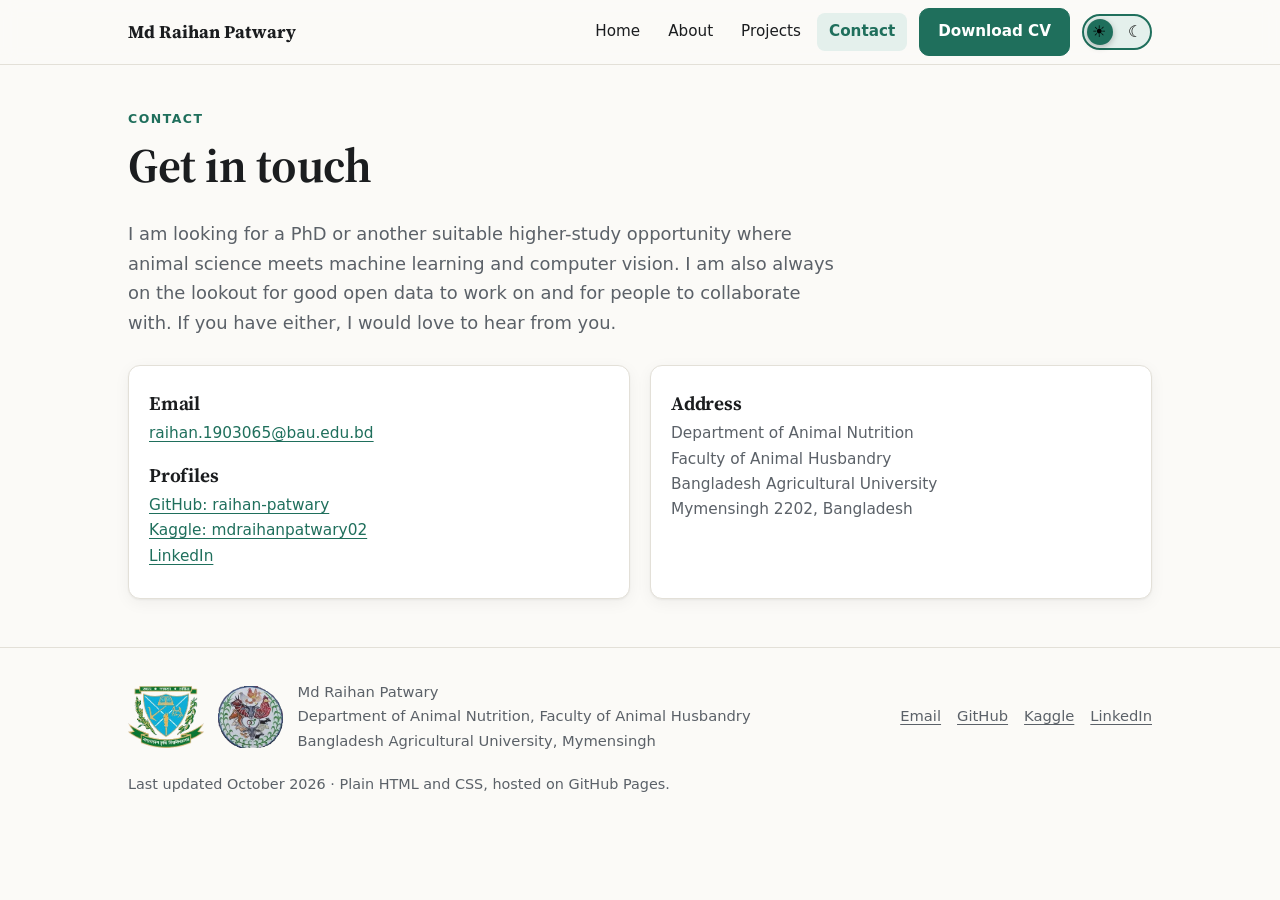
<file: contact.html>
<!doctype html>
<html lang="en">
<head>
<meta charset="utf-8">
<meta name="viewport" content="width=device-width, initial-scale=1">
<title>Contact | Md Raihan Patwary</title>
<meta name="description" content="Contact Md Raihan Patwary about higher-study opportunities, open data or collaboration.">
<meta name="author" content="Md Raihan Patwary">
<link rel="canonical" href="https://raihan-patwary.github.io/contact.html">
<meta property="og:type" content="website">
<meta property="og:title" content="Contact | Md Raihan Patwary">
<meta property="og:description" content="Contact Md Raihan Patwary about higher-study opportunities, open data or collaboration.">
<meta property="og:url" content="https://raihan-patwary.github.io/contact.html">
<meta property="og:image" content="https://raihan-patwary.github.io/assets/img/og-image.png">
<meta name="twitter:card" content="summary_large_image">
<meta name="theme-color" content="#1f6f5c">
<link rel="icon" href="assets/img/favicon.svg" type="image/svg+xml">
<link rel="icon" href="assets/img/favicon-32.png" sizes="32x32" type="image/png">
<link rel="apple-touch-icon" href="assets/img/apple-touch-icon.png">
<link rel="preconnect" href="https://fonts.googleapis.com">
<link rel="preconnect" href="https://fonts.gstatic.com" crossorigin>
<link href="https://fonts.googleapis.com/css2?family=Source+Serif+4:opsz,wght@8..60,600;8..60,700&display=swap" rel="stylesheet">
<link rel="stylesheet" href="assets/css/style.css">
<script>document.documentElement.classList.add("js");try{var t=localStorage.getItem("theme");if(t==="light"||t==="dark")document.documentElement.setAttribute("data-theme",t)}catch(e){}</script>
</head>
<body>
<a class="skip" href="#main">Skip to content</a>
<header class="site-header">
  <nav class="wrap nav" aria-label="Main">
    <a class="brand" href="index.html">Md Raihan Patwary</a>
    <ul class="nav-links" id="nav-links"><li><a href="index.html">Home</a></li><li><a href="about.html">About</a></li><li><a href="projects/index.html">Projects</a></li><li><a href="contact.html" aria-current="page">Contact</a></li></ul>
    <a class="btn primary cv-btn" href="assets/files/Md_Raihan_Patwary_CV.pdf" download="Md_Raihan_Patwary_CV.pdf" aria-label="Download CV (PDF)"><span class="cv-long">Download CV</span><span class="cv-short">CV ↓</span></a>
    <button class="theme-toggle" type="button" aria-pressed="false" aria-label="Switch between light and dark mode" title="Light / dark mode"><span class="ico" aria-hidden="true">☀</span><span class="ico" aria-hidden="true">☾</span><span class="knob" aria-hidden="true"></span></button>
    <button class="icon-btn menu-btn" type="button" aria-label="Menu" aria-controls="nav-links" aria-expanded="false">☰</button>
  </nav>
</header>
<main id="main">

<section class="page-head">
  <div class="wrap">
    <p class="eyebrow">Contact</p>
    <h1>Get in touch</h1>
    <p class="lead">I am looking for a PhD or another suitable higher-study opportunity where animal science meets machine learning and computer vision. I am also always on the lookout for good open data to work on and for people to collaborate with. If you have either, I would love to hear from you.</p>
    <div class="grid two" style="margin-top:28px">
      <div class="card"><div class="card-body">
        <h3>Email</h3><p><a href="mailto:raihan.1903065@bau.edu.bd">raihan.1903065@bau.edu.bd</a></p>
        <h3>Profiles</h3>
        <p><a href="https://github.com/raihan-patwary">GitHub: raihan-patwary</a><br><a href="https://www.kaggle.com/mdraihanpatwary02">Kaggle: mdraihanpatwary02</a><br><a href="https://www.linkedin.com/in/md-raihan-patwary-bau-animal-nutrition">LinkedIn</a></p>
      </div></div>
      <div class="card"><div class="card-body">
        <h3>Address</h3>
        <p>Department of Animal Nutrition<br>Faculty of Animal Husbandry<br>Bangladesh Agricultural University<br>Mymensingh 2202, Bangladesh</p>
      </div></div>
    </div>
  </div>
</section>

</main>
<footer class="site-footer">
  <div class="wrap foot">
    <div class="foot-logos">
      <img src="assets/img/bau-logo-clear.png" alt="Bangladesh Agricultural University logo" width="77" height="62" loading="lazy">
      <img src="assets/img/faculty-logo-clear.png" alt="Faculty of Animal Husbandry logo" width="65" height="62" loading="lazy">
      <span>Md Raihan Patwary<br>Department of Animal Nutrition, Faculty of Animal Husbandry<br>Bangladesh Agricultural University, Mymensingh</span>
    </div>
    <div class="foot-links">
      <a href="mailto:raihan.1903065@bau.edu.bd">Email</a><a href="https://github.com/raihan-patwary">GitHub</a><a href="https://www.kaggle.com/mdraihanpatwary02">Kaggle</a><a href="https://www.linkedin.com/in/md-raihan-patwary-bau-animal-nutrition">LinkedIn</a>
    </div>
    <p class="small" style="margin:0;width:100%">Last updated October 2026 · Plain HTML and CSS, hosted on GitHub Pages.</p>
  </div>
</footer>
<script src="assets/js/site.js" defer></script>
</body>
</html>
</file>
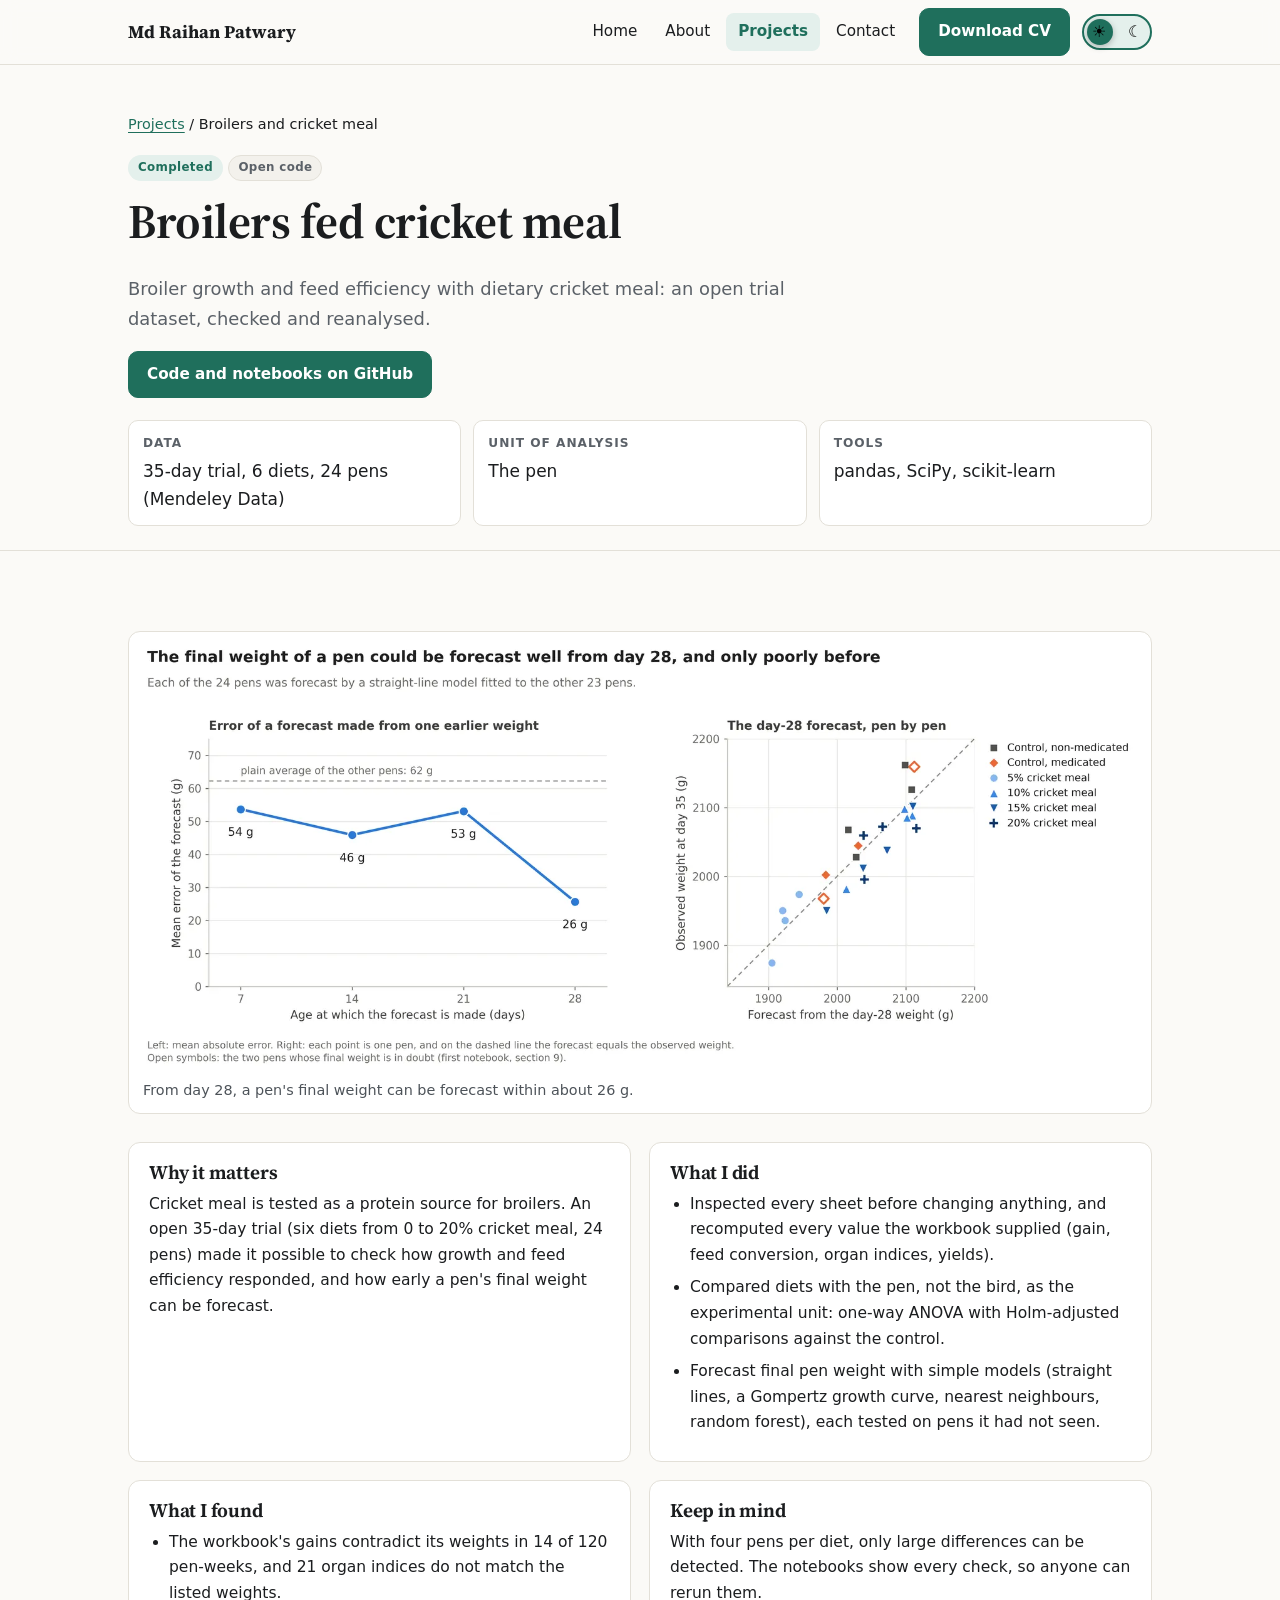
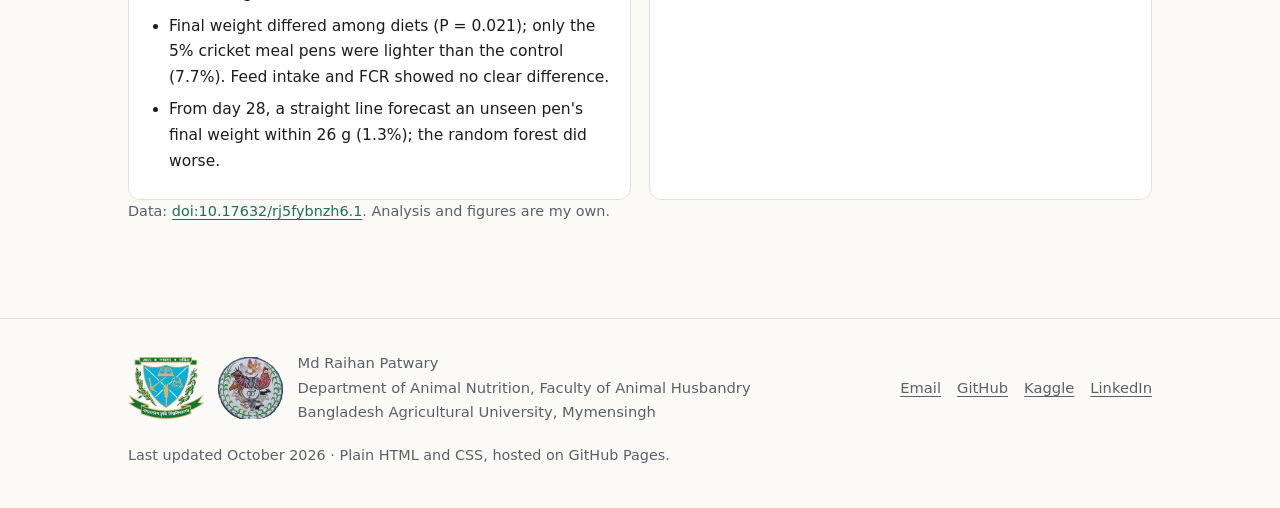
<file: projects/broiler-cricket-meal.html>
<!doctype html>
<html lang="en">
<head>
<meta charset="utf-8">
<meta name="viewport" content="width=device-width, initial-scale=1">
<title>Broilers fed cricket meal | Md Raihan Patwary</title>
<meta name="description" content="An audit and reanalysis of an open 35-day broiler trial with cricket meal.">
<meta name="author" content="Md Raihan Patwary">
<link rel="canonical" href="https://raihan-patwary.github.io/projects/broiler-cricket-meal.html">
<meta property="og:type" content="website">
<meta property="og:title" content="Broilers fed cricket meal | Md Raihan Patwary">
<meta property="og:description" content="An audit and reanalysis of an open 35-day broiler trial with cricket meal.">
<meta property="og:url" content="https://raihan-patwary.github.io/projects/broiler-cricket-meal.html">
<meta property="og:image" content="https://raihan-patwary.github.io/assets/img/og-image.png">
<meta name="twitter:card" content="summary_large_image">
<meta name="theme-color" content="#1f6f5c">
<link rel="icon" href="../assets/img/favicon.svg" type="image/svg+xml">
<link rel="icon" href="../assets/img/favicon-32.png" sizes="32x32" type="image/png">
<link rel="apple-touch-icon" href="../assets/img/apple-touch-icon.png">
<link rel="preconnect" href="https://fonts.googleapis.com">
<link rel="preconnect" href="https://fonts.gstatic.com" crossorigin>
<link href="https://fonts.googleapis.com/css2?family=Source+Serif+4:opsz,wght@8..60,600;8..60,700&display=swap" rel="stylesheet">
<link rel="stylesheet" href="../assets/css/style.css">
<script>document.documentElement.classList.add("js");try{var t=localStorage.getItem("theme");if(t==="light"||t==="dark")document.documentElement.setAttribute("data-theme",t)}catch(e){}</script>
</head>
<body>
<a class="skip" href="#main">Skip to content</a>
<header class="site-header">
  <nav class="wrap nav" aria-label="Main">
    <a class="brand" href="../index.html">Md Raihan Patwary</a>
    <ul class="nav-links" id="nav-links"><li><a href="../index.html">Home</a></li><li><a href="../about.html">About</a></li><li><a href="../projects/index.html" aria-current="page">Projects</a></li><li><a href="../contact.html">Contact</a></li></ul>
    <a class="btn primary cv-btn" href="../assets/files/Md_Raihan_Patwary_CV.pdf" download="Md_Raihan_Patwary_CV.pdf" aria-label="Download CV (PDF)"><span class="cv-long">Download CV</span><span class="cv-short">CV ↓</span></a>
    <button class="theme-toggle" type="button" aria-pressed="false" aria-label="Switch between light and dark mode" title="Light / dark mode"><span class="ico" aria-hidden="true">☀</span><span class="ico" aria-hidden="true">☾</span><span class="knob" aria-hidden="true"></span></button>
    <button class="icon-btn menu-btn" type="button" aria-label="Menu" aria-controls="nav-links" aria-expanded="false">☰</button>
  </nav>
</header>
<main id="main">

<section class="page-head">
  <div class="wrap">
    <p class="crumbs"><a href="../projects/index.html">Projects</a> / Broilers and cricket meal</p>
    <span class="badge done">Completed</span> <span class="badge">Open code</span>
    <h1 style="margin-top:12px">Broilers fed cricket meal</h1>
    <p class="lead">Broiler growth and feed efficiency with dietary cricket meal: an open trial dataset, checked and reanalysed.</p>
    <div class="btns"><a class="btn primary" href="https://github.com/raihan-patwary/broiler-cricket-meal-analysis">Code and notebooks on GitHub</a></div>
    <div class="facts"><div class="fact"><b>Data</b>35-day trial, 6 diets, 24 pens (Mendeley Data)</div><div class="fact"><b>Unit of analysis</b>The pen</div><div class="fact"><b>Tools</b>pandas, SciPy, scikit-learn</div></div>
  </div>
</section>
<section>
  <div class="wrap">
    <figure class="fig"><img src="../assets/figures/broiler/figure_9_forecast_final_weight.webp" alt="Forecast error by age and the day-28 forecast for each pen" width="1600" height="684" loading="lazy"><figcaption>From day 28, a pen's final weight can be forecast within about 26 g.</figcaption></figure>
    <div class="cs-grid"><div class="cs-block"><h2>Why it matters</h2><p>Cricket meal is tested as a protein source for broilers. An open 35-day trial (six diets from 0 to 20% cricket meal, 24 pens) made it possible to check how growth and feed efficiency responded, and how early a pen's final weight can be forecast.</p></div><div class="cs-block"><h2>What I did</h2><ul><li>Inspected every sheet before changing anything, and recomputed every value the workbook supplied (gain, feed conversion, organ indices, yields).</li><li>Compared diets with the pen, not the bird, as the experimental unit: one-way ANOVA with Holm-adjusted comparisons against the control.</li><li>Forecast final pen weight with simple models (straight lines, a Gompertz growth curve, nearest neighbours, random forest), each tested on pens it had not seen.</li></ul></div><div class="cs-block"><h2>What I found</h2><ul><li>The workbook's gains contradict its weights in 14 of 120 pen-weeks, and 21 organ indices do not match the listed weights.</li><li>Final weight differed among diets (P = 0.021); only the 5% cricket meal pens were lighter than the control (7.7%). Feed intake and FCR showed no clear difference.</li><li>From day 28, a straight line forecast an unseen pen's final weight within 26 g (1.3%); the random forest did worse.</li></ul></div><div class="cs-block"><h2>Keep in mind</h2><p>With four pens per diet, only large differences can be detected. The notebooks show every check, so anyone can rerun them.</p></div></div>
    <p class="small muted">Data: <a href="https://doi.org/10.17632/rj5fybnzh6.1">doi:10.17632/rj5fybnzh6.1</a>. Analysis and figures are my own.</p>
  </div>
</section>
</main>
<footer class="site-footer">
  <div class="wrap foot">
    <div class="foot-logos">
      <img src="../assets/img/bau-logo-clear.png" alt="Bangladesh Agricultural University logo" width="77" height="62" loading="lazy">
      <img src="../assets/img/faculty-logo-clear.png" alt="Faculty of Animal Husbandry logo" width="65" height="62" loading="lazy">
      <span>Md Raihan Patwary<br>Department of Animal Nutrition, Faculty of Animal Husbandry<br>Bangladesh Agricultural University, Mymensingh</span>
    </div>
    <div class="foot-links">
      <a href="mailto:raihan.1903065@bau.edu.bd">Email</a><a href="https://github.com/raihan-patwary">GitHub</a><a href="https://www.kaggle.com/mdraihanpatwary02">Kaggle</a><a href="https://www.linkedin.com/in/md-raihan-patwary-bau-animal-nutrition">LinkedIn</a>
    </div>
    <p class="small" style="margin:0;width:100%">Last updated October 2026 · Plain HTML and CSS, hosted on GitHub Pages.</p>
  </div>
</footer>
<script src="../assets/js/site.js" defer></script>
</body>
</html>
</file>
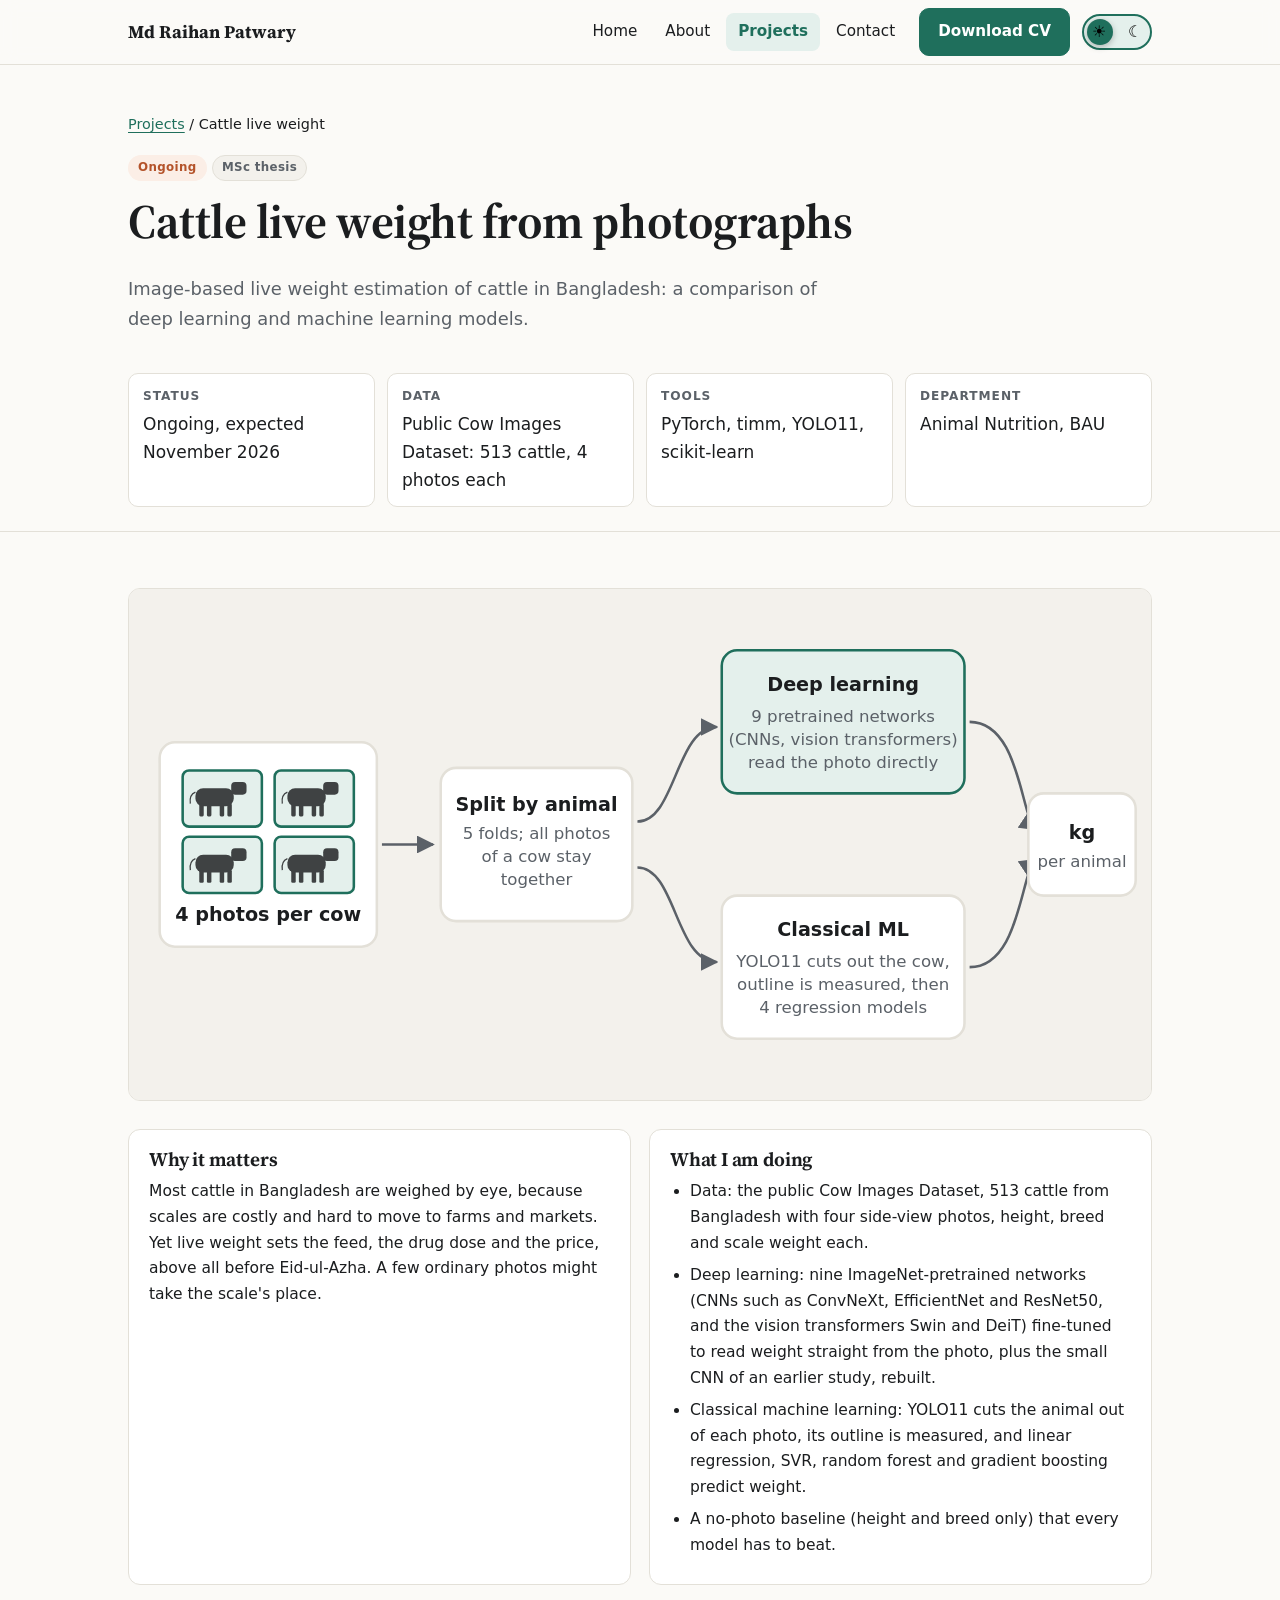
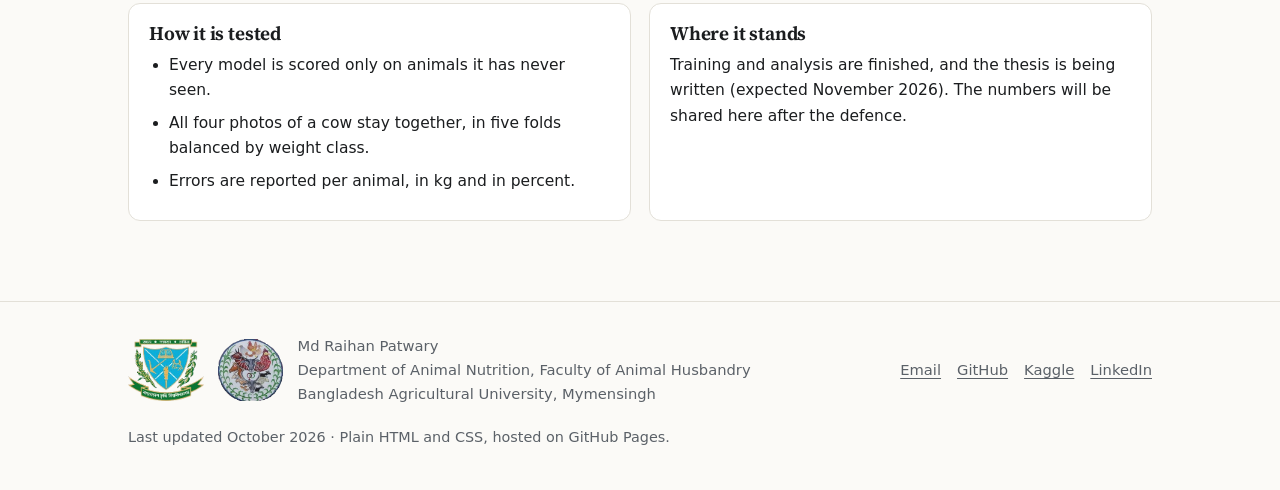
<file: projects/cattle-weight.html>
<!doctype html>
<html lang="en">
<head>
<meta charset="utf-8">
<meta name="viewport" content="width=device-width, initial-scale=1">
<title>Cattle live weight from photographs | Md Raihan Patwary</title>
<meta name="description" content="MSc thesis: comparing deep learning and classical machine learning models for estimating cattle live weight from photographs.">
<meta name="author" content="Md Raihan Patwary">
<link rel="canonical" href="https://raihan-patwary.github.io/projects/cattle-weight.html">
<meta property="og:type" content="website">
<meta property="og:title" content="Cattle live weight from photographs | Md Raihan Patwary">
<meta property="og:description" content="MSc thesis: comparing deep learning and classical machine learning models for estimating cattle live weight from photographs.">
<meta property="og:url" content="https://raihan-patwary.github.io/projects/cattle-weight.html">
<meta property="og:image" content="https://raihan-patwary.github.io/assets/img/og-image.png">
<meta name="twitter:card" content="summary_large_image">
<meta name="theme-color" content="#1f6f5c">
<link rel="icon" href="../assets/img/favicon.svg" type="image/svg+xml">
<link rel="icon" href="../assets/img/favicon-32.png" sizes="32x32" type="image/png">
<link rel="apple-touch-icon" href="../assets/img/apple-touch-icon.png">
<link rel="preconnect" href="https://fonts.googleapis.com">
<link rel="preconnect" href="https://fonts.gstatic.com" crossorigin>
<link href="https://fonts.googleapis.com/css2?family=Source+Serif+4:opsz,wght@8..60,600;8..60,700&display=swap" rel="stylesheet">
<link rel="stylesheet" href="../assets/css/style.css">
<script>document.documentElement.classList.add("js");try{var t=localStorage.getItem("theme");if(t==="light"||t==="dark")document.documentElement.setAttribute("data-theme",t)}catch(e){}</script>
</head>
<body>
<a class="skip" href="#main">Skip to content</a>
<header class="site-header">
  <nav class="wrap nav" aria-label="Main">
    <a class="brand" href="../index.html">Md Raihan Patwary</a>
    <ul class="nav-links" id="nav-links"><li><a href="../index.html">Home</a></li><li><a href="../about.html">About</a></li><li><a href="../projects/index.html" aria-current="page">Projects</a></li><li><a href="../contact.html">Contact</a></li></ul>
    <a class="btn primary cv-btn" href="../assets/files/Md_Raihan_Patwary_CV.pdf" download="Md_Raihan_Patwary_CV.pdf" aria-label="Download CV (PDF)"><span class="cv-long">Download CV</span><span class="cv-short">CV ↓</span></a>
    <button class="theme-toggle" type="button" aria-pressed="false" aria-label="Switch between light and dark mode" title="Light / dark mode"><span class="ico" aria-hidden="true">☀</span><span class="ico" aria-hidden="true">☾</span><span class="knob" aria-hidden="true"></span></button>
    <button class="icon-btn menu-btn" type="button" aria-label="Menu" aria-controls="nav-links" aria-expanded="false">☰</button>
  </nav>
</header>
<main id="main">

<section class="page-head">
  <div class="wrap">
    <p class="crumbs"><a href="../projects/index.html">Projects</a> / Cattle live weight</p>
    <span class="badge ongoing">Ongoing</span> <span class="badge">MSc thesis</span>
    <h1 style="margin-top:12px">Cattle live weight from photographs</h1>
    <p class="lead">Image-based live weight estimation of cattle in Bangladesh: a comparison of deep learning and machine learning models.</p>
    <div class="btns"></div>
    <div class="facts"><div class="fact"><b>Status</b>Ongoing, expected November 2026</div><div class="fact"><b>Data</b>Public Cow Images Dataset: 513 cattle, 4 photos each</div><div class="fact"><b>Tools</b>PyTorch, timm, YOLO11, scikit-learn</div><div class="fact"><b>Department</b>Animal Nutrition, BAU</div></div>
  </div>
</section>
<section>
  <div class="wrap">
    <div style="border:1px solid var(--line);border-radius:var(--radius);overflow:hidden"><svg viewBox="0 0 800 400" role="img" aria-label="Thesis pipeline: four side-view photos per cow, split by animal into five folds, then deep learning networks on the photos and classical models on outline measurements, scored per animal">
<style>
.pl-box{fill:var(--surface);stroke:var(--line);stroke-width:2}
.pl-acc{fill:var(--accent-soft);stroke:var(--accent);stroke-width:2}
.pl-t{font:600 15px system-ui,sans-serif;fill:var(--ink)}
.pl-s{font:13px system-ui,sans-serif;fill:var(--muted)}
.pl-a{stroke:var(--muted);stroke-width:2;fill:none;marker-end:url(#pl-arrow)}
.pl-cow{fill:var(--ink);opacity:.82}
</style>
<rect width="800" height="400" fill="var(--surface-2)"/>
<defs><marker id="pl-arrow" viewBox="0 0 10 10" refX="9" refY="5" markerWidth="7" markerHeight="7" orient="auto"><path d="M0 0L10 5L0 10z" fill="var(--muted)"/></marker></defs>
<g transform="translate(24 120)">
  <rect class="pl-box" width="170" height="160" rx="12"/>
  <g transform="translate(18 22)">
    <rect x="0" y="0" width="62" height="44" rx="5" class="pl-acc"/><rect x="72" y="0" width="62" height="44" rx="5" class="pl-acc"/>
    <rect x="0" y="52" width="62" height="44" rx="5" class="pl-acc"/><rect x="72" y="52" width="62" height="44" rx="5" class="pl-acc"/>
    <g class="pl-cow"><rect x="10" y="14" width="30" height="14" rx="6"/><rect x="38" y="9" width="12" height="10" rx="3"/><rect x="13" y="26" width="3.5" height="10" rx="1"/><rect x="19" y="26" width="3.5" height="10" rx="1"/><rect x="29" y="26" width="3.5" height="10" rx="1"/><rect x="35" y="26" width="3.5" height="10" rx="1"/><path d="M10 17q-5 2-4 9" stroke="currentColor" fill="none"/></g>
    <g class="pl-cow" transform="translate(72 0)"><rect x="10" y="14" width="30" height="14" rx="6"/><rect x="38" y="9" width="12" height="10" rx="3"/><rect x="13" y="26" width="3.5" height="10" rx="1"/><rect x="19" y="26" width="3.5" height="10" rx="1"/><rect x="29" y="26" width="3.5" height="10" rx="1"/><rect x="35" y="26" width="3.5" height="10" rx="1"/><path d="M10 17q-5 2-4 9" stroke="currentColor" fill="none"/></g>
    <g class="pl-cow" transform="translate(0 52)"><rect x="10" y="14" width="30" height="14" rx="6"/><rect x="38" y="9" width="12" height="10" rx="3"/><rect x="13" y="26" width="3.5" height="10" rx="1"/><rect x="19" y="26" width="3.5" height="10" rx="1"/><rect x="29" y="26" width="3.5" height="10" rx="1"/><rect x="35" y="26" width="3.5" height="10" rx="1"/><path d="M10 17q-5 2-4 9" stroke="currentColor" fill="none"/></g>
    <g class="pl-cow" transform="translate(72 52)"><rect x="10" y="14" width="30" height="14" rx="6"/><rect x="38" y="9" width="12" height="10" rx="3"/><rect x="13" y="26" width="3.5" height="10" rx="1"/><rect x="19" y="26" width="3.5" height="10" rx="1"/><rect x="29" y="26" width="3.5" height="10" rx="1"/><rect x="35" y="26" width="3.5" height="10" rx="1"/><path d="M10 17q-5 2-4 9" stroke="currentColor" fill="none"/></g>
  </g>
  <text class="pl-t" x="85" y="140" text-anchor="middle">4 photos per cow</text>
</g>
<path class="pl-a" d="M198 200h40"/>
<g transform="translate(244 140)">
  <rect class="pl-box" width="150" height="120" rx="12"/>
  <text class="pl-t" x="75" y="34" text-anchor="middle">Split by animal</text>
  <text class="pl-s" x="75" y="56" text-anchor="middle">5 folds; all photos</text>
  <text class="pl-s" x="75" y="74" text-anchor="middle">of a cow stay</text>
  <text class="pl-s" x="75" y="92" text-anchor="middle">together</text>
</g>
<path class="pl-a" d="M398 182c30 0 30-74 62-74"/>
<path class="pl-a" d="M398 218c30 0 30 74 62 74"/>
<g transform="translate(464 48)">
  <rect class="pl-acc" width="190" height="112" rx="12"/>
  <text class="pl-t" x="95" y="32" text-anchor="middle">Deep learning</text>
  <text class="pl-s" x="95" y="56" text-anchor="middle">9 pretrained networks</text>
  <text class="pl-s" x="95" y="74" text-anchor="middle">(CNNs, vision transformers)</text>
  <text class="pl-s" x="95" y="92" text-anchor="middle">read the photo directly</text>
</g>
<g transform="translate(464 240)">
  <rect class="pl-box" width="190" height="112" rx="12"/>
  <text class="pl-t" x="95" y="32" text-anchor="middle">Classical ML</text>
  <text class="pl-s" x="95" y="56" text-anchor="middle">YOLO11 cuts out the cow,</text>
  <text class="pl-s" x="95" y="74" text-anchor="middle">outline is measured, then</text>
  <text class="pl-s" x="95" y="92" text-anchor="middle">4 regression models</text>
</g>
<path class="pl-a" d="M658 104c40 0 40 76 52 84"/>
<path class="pl-a" d="M658 296c40 0 40-76 52-84"/>
<g transform="translate(704 160)">
  <rect class="pl-box" width="84" height="80" rx="12"/>
  <text class="pl-t" x="42" y="36" text-anchor="middle">kg</text>
  <text class="pl-s" x="42" y="58" text-anchor="middle">per animal</text>
</g>
</svg></div>
    <div class="cs-grid"><div class="cs-block"><h2>Why it matters</h2><p>Most cattle in Bangladesh are weighed by eye, because scales are costly and hard to move to farms and markets. Yet live weight sets the feed, the drug dose and the price, above all before Eid-ul-Azha. A few ordinary photos might take the scale's place.</p></div><div class="cs-block"><h2>What I am doing</h2><ul><li>Data: the public Cow Images Dataset, 513 cattle from Bangladesh with four side-view photos, height, breed and scale weight each.</li><li>Deep learning: nine ImageNet-pretrained networks (CNNs such as ConvNeXt, EfficientNet and ResNet50, and the vision transformers Swin and DeiT) fine-tuned to read weight straight from the photo, plus the small CNN of an earlier study, rebuilt.</li><li>Classical machine learning: YOLO11 cuts the animal out of each photo, its outline is measured, and linear regression, SVR, random forest and gradient boosting predict weight.</li><li>A no-photo baseline (height and breed only) that every model has to beat.</li></ul></div><div class="cs-block"><h2>How it is tested</h2><ul><li>Every model is scored only on animals it has never seen.</li><li>All four photos of a cow stay together, in five folds balanced by weight class.</li><li>Errors are reported per animal, in kg and in percent.</li></ul></div><div class="cs-block"><h2>Where it stands</h2><p>Training and analysis are finished, and the thesis is being written (expected November 2026). The numbers will be shared here after the defence.</p></div></div>
    
  </div>
</section>
</main>
<footer class="site-footer">
  <div class="wrap foot">
    <div class="foot-logos">
      <img src="../assets/img/bau-logo-clear.png" alt="Bangladesh Agricultural University logo" width="77" height="62" loading="lazy">
      <img src="../assets/img/faculty-logo-clear.png" alt="Faculty of Animal Husbandry logo" width="65" height="62" loading="lazy">
      <span>Md Raihan Patwary<br>Department of Animal Nutrition, Faculty of Animal Husbandry<br>Bangladesh Agricultural University, Mymensingh</span>
    </div>
    <div class="foot-links">
      <a href="mailto:raihan.1903065@bau.edu.bd">Email</a><a href="https://github.com/raihan-patwary">GitHub</a><a href="https://www.kaggle.com/mdraihanpatwary02">Kaggle</a><a href="https://www.linkedin.com/in/md-raihan-patwary-bau-animal-nutrition">LinkedIn</a>
    </div>
    <p class="small" style="margin:0;width:100%">Last updated October 2026 · Plain HTML and CSS, hosted on GitHub Pages.</p>
  </div>
</footer>
<script src="../assets/js/site.js" defer></script>
</body>
</html>
</file>
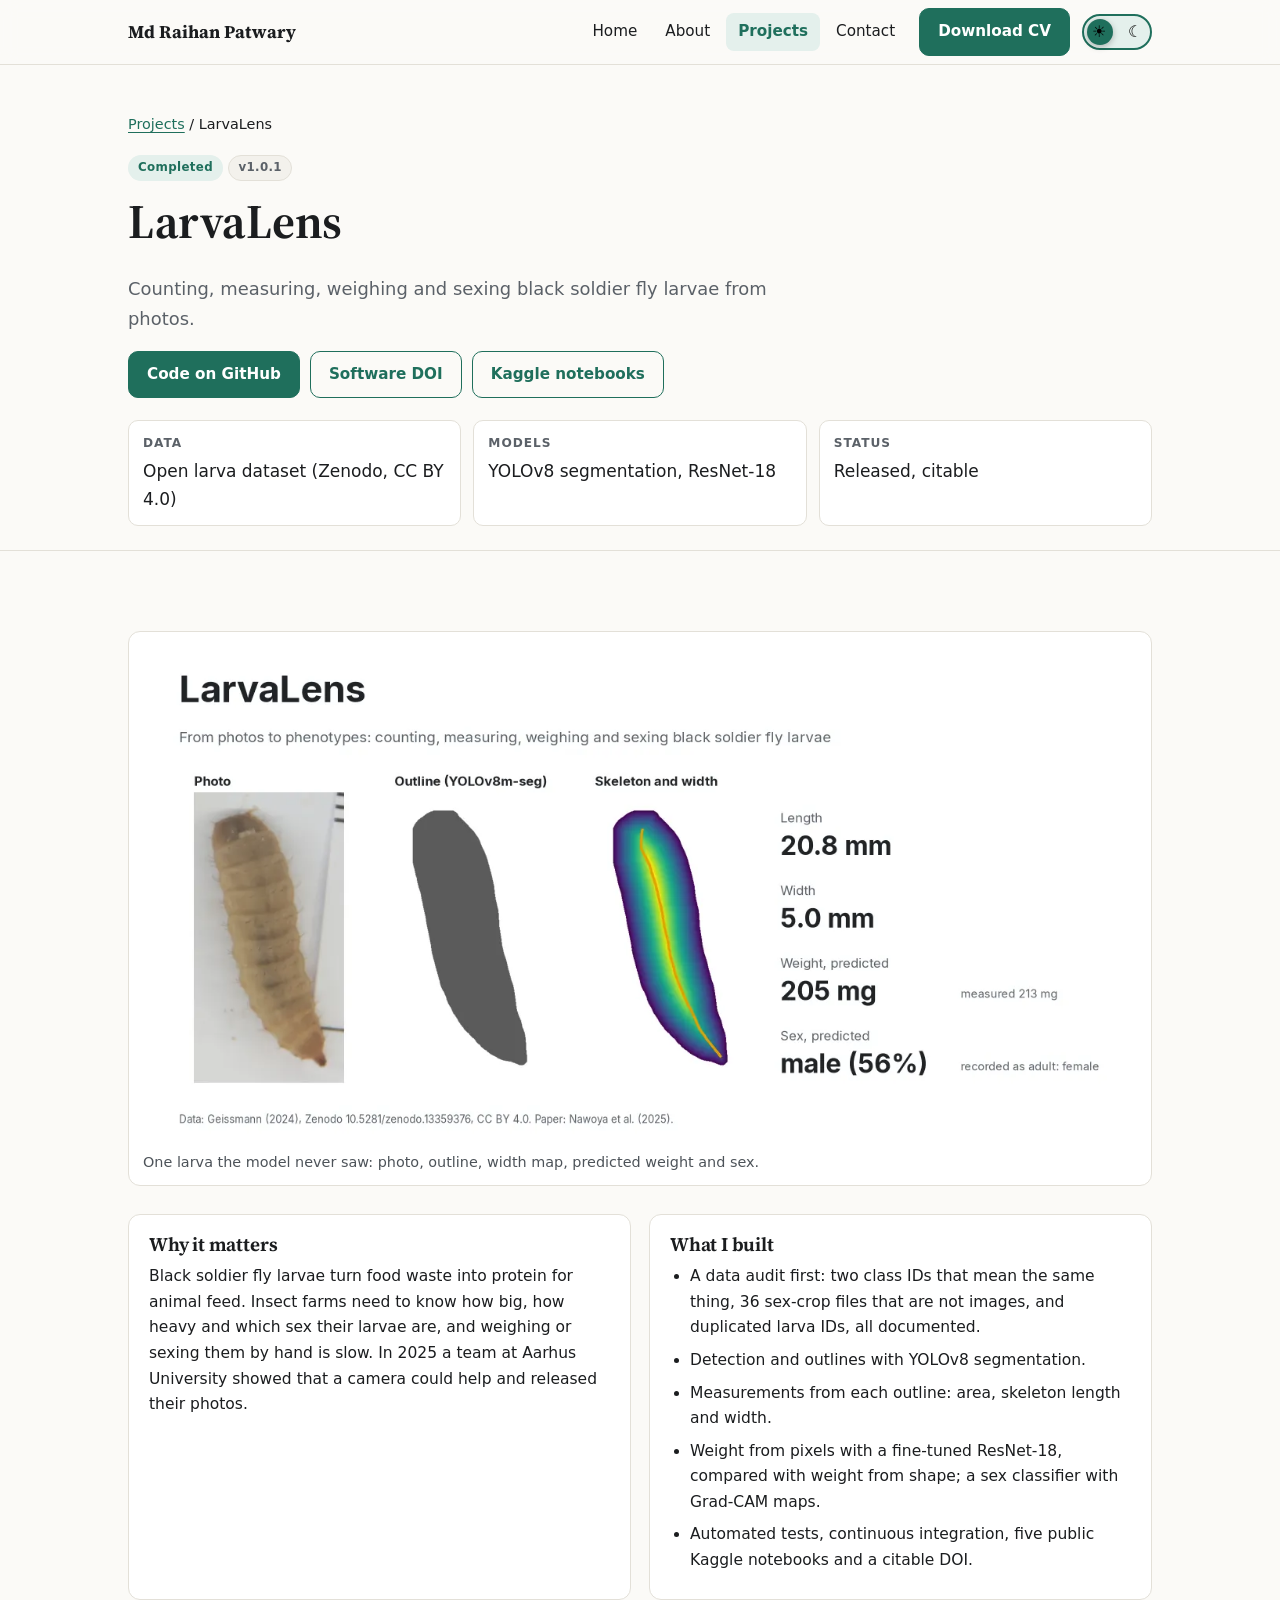
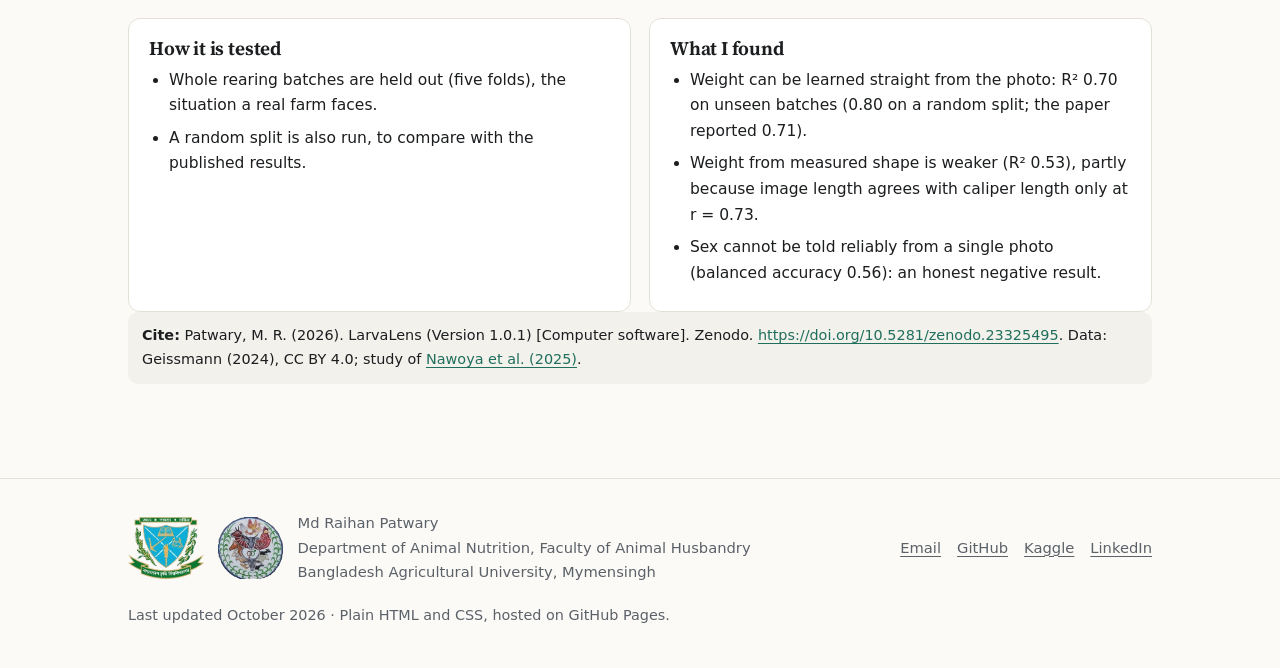
<file: projects/larvalens.html>
<!doctype html>
<html lang="en">
<head>
<meta charset="utf-8">
<meta name="viewport" content="width=device-width, initial-scale=1">
<title>LarvaLens | Md Raihan Patwary</title>
<meta name="description" content="LarvaLens: an open computer vision pipeline that counts, measures, weighs and sexes black soldier fly larvae.">
<meta name="author" content="Md Raihan Patwary">
<link rel="canonical" href="https://raihan-patwary.github.io/projects/larvalens.html">
<meta property="og:type" content="website">
<meta property="og:title" content="LarvaLens | Md Raihan Patwary">
<meta property="og:description" content="LarvaLens: an open computer vision pipeline that counts, measures, weighs and sexes black soldier fly larvae.">
<meta property="og:url" content="https://raihan-patwary.github.io/projects/larvalens.html">
<meta property="og:image" content="https://raihan-patwary.github.io/assets/img/og-image.png">
<meta name="twitter:card" content="summary_large_image">
<meta name="theme-color" content="#1f6f5c">
<link rel="icon" href="../assets/img/favicon.svg" type="image/svg+xml">
<link rel="icon" href="../assets/img/favicon-32.png" sizes="32x32" type="image/png">
<link rel="apple-touch-icon" href="../assets/img/apple-touch-icon.png">
<link rel="preconnect" href="https://fonts.googleapis.com">
<link rel="preconnect" href="https://fonts.gstatic.com" crossorigin>
<link href="https://fonts.googleapis.com/css2?family=Source+Serif+4:opsz,wght@8..60,600;8..60,700&display=swap" rel="stylesheet">
<link rel="stylesheet" href="../assets/css/style.css">
<script>document.documentElement.classList.add("js");try{var t=localStorage.getItem("theme");if(t==="light"||t==="dark")document.documentElement.setAttribute("data-theme",t)}catch(e){}</script>
</head>
<body>
<a class="skip" href="#main">Skip to content</a>
<header class="site-header">
  <nav class="wrap nav" aria-label="Main">
    <a class="brand" href="../index.html">Md Raihan Patwary</a>
    <ul class="nav-links" id="nav-links"><li><a href="../index.html">Home</a></li><li><a href="../about.html">About</a></li><li><a href="../projects/index.html" aria-current="page">Projects</a></li><li><a href="../contact.html">Contact</a></li></ul>
    <a class="btn primary cv-btn" href="../assets/files/Md_Raihan_Patwary_CV.pdf" download="Md_Raihan_Patwary_CV.pdf" aria-label="Download CV (PDF)"><span class="cv-long">Download CV</span><span class="cv-short">CV ↓</span></a>
    <button class="theme-toggle" type="button" aria-pressed="false" aria-label="Switch between light and dark mode" title="Light / dark mode"><span class="ico" aria-hidden="true">☀</span><span class="ico" aria-hidden="true">☾</span><span class="knob" aria-hidden="true"></span></button>
    <button class="icon-btn menu-btn" type="button" aria-label="Menu" aria-controls="nav-links" aria-expanded="false">☰</button>
  </nav>
</header>
<main id="main">

<section class="page-head">
  <div class="wrap">
    <p class="crumbs"><a href="../projects/index.html">Projects</a> / LarvaLens</p>
    <span class="badge done">Completed</span> <span class="badge">v1.0.1</span>
    <h1 style="margin-top:12px">LarvaLens</h1>
    <p class="lead">Counting, measuring, weighing and sexing black soldier fly larvae from photos.</p>
    <div class="btns"><a class="btn primary" href="https://github.com/raihan-patwary/larvalens">Code on GitHub</a><a class="btn ghost" href="https://doi.org/10.5281/zenodo.23325495">Software DOI</a><a class="btn ghost" href="https://www.kaggle.com/mdraihanpatwary02/code">Kaggle notebooks</a></div>
    <div class="facts"><div class="fact"><b>Data</b>Open larva dataset (Zenodo, CC BY 4.0)</div><div class="fact"><b>Models</b>YOLOv8 segmentation, ResNet-18</div><div class="fact"><b>Status</b>Released, citable</div></div>
  </div>
</section>
<section>
  <div class="wrap">
    <figure class="fig"><img src="../assets/figures/larvalens/fig01_hero_light.webp" data-light="../assets/figures/larvalens/fig01_hero_light.webp" data-dark="../assets/figures/larvalens/fig01_hero_dark.webp" alt="One larva: photo, outline, skeleton with width map, and its predicted weight and sex" width="1280" height="640"><figcaption>One larva the model never saw: photo, outline, width map, predicted weight and sex.</figcaption></figure>
    <div class="cs-grid"><div class="cs-block"><h2>Why it matters</h2><p>Black soldier fly larvae turn food waste into protein for animal feed. Insect farms need to know how big, how heavy and which sex their larvae are, and weighing or sexing them by hand is slow. In 2025 a team at Aarhus University showed that a camera could help and released their photos.</p></div><div class="cs-block"><h2>What I built</h2><ul><li>A data audit first: two class IDs that mean the same thing, 36 sex-crop files that are not images, and duplicated larva IDs, all documented.</li><li>Detection and outlines with YOLOv8 segmentation.</li><li>Measurements from each outline: area, skeleton length and width.</li><li>Weight from pixels with a fine-tuned ResNet-18, compared with weight from shape; a sex classifier with Grad-CAM maps.</li><li>Automated tests, continuous integration, five public Kaggle notebooks and a citable DOI.</li></ul></div><div class="cs-block"><h2>How it is tested</h2><ul><li>Whole rearing batches are held out (five folds), the situation a real farm faces.</li><li>A random split is also run, to compare with the published results.</li></ul></div><div class="cs-block"><h2>What I found</h2><ul><li>Weight can be learned straight from the photo: R² 0.70 on unseen batches (0.80 on a random split; the paper reported 0.71).</li><li>Weight from measured shape is weaker (R² 0.53), partly because image length agrees with caliper length only at r = 0.73.</li><li>Sex cannot be told reliably from a single photo (balanced accuracy 0.56): an honest negative result.</li></ul></div></div>
    <p class="cite"><b>Cite:</b> Patwary, M. R. (2026). LarvaLens (Version 1.0.1) [Computer software]. Zenodo. <a href="https://doi.org/10.5281/zenodo.23325495">https://doi.org/10.5281/zenodo.23325495</a>. Data: Geissmann (2024), CC BY 4.0; study of <a href="https://doi.org/10.1016/j.atech.2025.100953">Nawoya et al. (2025)</a>.</p>
  </div>
</section>
</main>
<footer class="site-footer">
  <div class="wrap foot">
    <div class="foot-logos">
      <img src="../assets/img/bau-logo-clear.png" alt="Bangladesh Agricultural University logo" width="77" height="62" loading="lazy">
      <img src="../assets/img/faculty-logo-clear.png" alt="Faculty of Animal Husbandry logo" width="65" height="62" loading="lazy">
      <span>Md Raihan Patwary<br>Department of Animal Nutrition, Faculty of Animal Husbandry<br>Bangladesh Agricultural University, Mymensingh</span>
    </div>
    <div class="foot-links">
      <a href="mailto:raihan.1903065@bau.edu.bd">Email</a><a href="https://github.com/raihan-patwary">GitHub</a><a href="https://www.kaggle.com/mdraihanpatwary02">Kaggle</a><a href="https://www.linkedin.com/in/md-raihan-patwary-bau-animal-nutrition">LinkedIn</a>
    </div>
    <p class="small" style="margin:0;width:100%">Last updated October 2026 · Plain HTML and CSS, hosted on GitHub Pages.</p>
  </div>
</footer>
<script src="../assets/js/site.js" defer></script>
</body>
</html>
</file>
<file: assets/css/style.css>
/* Md Raihan Patwary: one stylesheet for every page */

:root {
  --bg: #fbfaf7;
  --surface: #ffffff;
  --surface-2: #f3f1ec;
  --ink: #1b1d1f;
  --muted: #5b6168;
  --line: #e3e0d8;
  --accent: #1f6f5c;
  --accent-ink: #ffffff;
  --accent-soft: #e4f0ec;
  --warn: #b4532a;
  --warn-soft: #fbeee6;
  --shadow: 0 1px 2px rgba(20, 20, 20, .05), 0 4px 16px rgba(20, 20, 20, .05);
  --radius: 12px;
  --max: 1080px;
  --serif: "Source Serif 4", Georgia, "Times New Roman", serif;
  --sans: system-ui, -apple-system, "Segoe UI", Roboto, "Helvetica Neue", Arial, sans-serif;
  color-scheme: light;
}

@media (prefers-color-scheme: dark) {
  :root:not([data-theme="light"]) {
    --bg: #121416; --surface: #1a1d20; --surface-2: #202428; --ink: #eceded; --muted: #a3a9af; --line: #2d3237;
    --accent: #5fbfa5; --accent-ink: #0d1f1a; --accent-soft: #1b2e29; --warn: #f0976c; --warn-soft: #36231a;
    --shadow: 0 1px 2px rgba(0, 0, 0, .3), 0 4px 16px rgba(0, 0, 0, .25);
    color-scheme: dark;
  }
}
:root[data-theme="dark"] {
  --bg: #121416; --surface: #1a1d20; --surface-2: #202428; --ink: #eceded; --muted: #a3a9af; --line: #2d3237;
  --accent: #5fbfa5; --accent-ink: #0d1f1a; --accent-soft: #1b2e29; --warn: #f0976c; --warn-soft: #36231a;
  --shadow: 0 1px 2px rgba(0, 0, 0, .3), 0 4px 16px rgba(0, 0, 0, .25);
  color-scheme: dark;
}

*, *::before, *::after { box-sizing: border-box; }
html { -webkit-text-size-adjust: 100%; scroll-behavior: smooth; }
@media (prefers-reduced-motion: reduce) { html { scroll-behavior: auto; } * { transition: none !important; animation: none !important; } }
body { margin: 0; background: var(--bg); color: var(--ink); font: 17px/1.65 var(--sans); overflow-x: hidden; }
img, svg { max-width: 100%; height: auto; display: block; }
a { color: var(--accent); text-underline-offset: 3px; text-decoration-thickness: 1px; }
a:hover { text-decoration-thickness: 2px; }
:focus-visible { outline: 3px solid var(--accent); outline-offset: 2px; border-radius: 4px; }
h1, h2, h3 { font-family: var(--serif); line-height: 1.2; font-weight: 650; letter-spacing: -.01em; margin: 0 0 .5em; }
h1 { font-size: clamp(2rem, 5vw, 3rem); }
h2 { font-size: clamp(1.45rem, 3vw, 1.9rem); }
h3 { font-size: 1.2rem; }
p { margin: 0 0 1em; }
.muted { color: var(--muted); }
.small { font-size: .9rem; }
.wrap { max-width: var(--max); margin: 0 auto; padding: 0 16px; }
@media (min-width: 720px) { .wrap { padding: 0 28px; } }
.skip { position: absolute; left: -999px; top: 8px; background: var(--accent); color: var(--accent-ink); padding: 8px 12px; border-radius: 6px; z-index: 50; }
.skip:focus { left: 8px; }

/* header */
.site-header { position: sticky; top: 0; z-index: 20; background: color-mix(in srgb, var(--bg) 88%, transparent); backdrop-filter: blur(8px); border-bottom: 1px solid var(--line); }
.nav { display: flex; align-items: center; gap: 12px; min-height: 64px; }
.brand { font-family: var(--serif); font-weight: 700; font-size: 1.12rem; color: var(--ink); text-decoration: none; margin-right: auto; white-space: nowrap; }
.nav-links { display: flex; gap: 4px; list-style: none; margin: 0; padding: 0; }
.nav-links a { display: block; padding: 6px 12px; border-radius: 8px; color: var(--ink); text-decoration: none; font-size: .95rem; }
.nav-links a:hover { background: var(--surface-2); }
.nav-links a[aria-current="page"] { background: var(--accent-soft); color: var(--accent); font-weight: 600; }
.icon-btn { flex: none; border: 1px solid var(--line); background: var(--surface); color: var(--ink); border-radius: 8px; width: 40px; height: 40px; display: inline-grid; place-items: center; cursor: pointer; font-size: 1.05rem; }
.icon-btn:hover { background: var(--surface-2); }
.menu-btn { display: none; }
.cv-btn { padding: 8px 14px; font-size: .88rem; white-space: nowrap; }
.cv-short { display: none; }

/* sun / moon switch */
.theme-toggle { flex: none; position: relative; width: 70px; height: 36px; border-radius: 999px; border: 2px solid var(--accent); background: var(--accent-soft); cursor: pointer; padding: 0; display: inline-flex; align-items: center; justify-content: space-between; }
.theme-toggle .ico { width: 30px; text-align: center; font-size: 1rem; line-height: 1; position: relative; z-index: 1; user-select: none; }
.theme-toggle .knob { position: absolute; top: 3px; left: 3px; width: 26px; height: 26px; border-radius: 50%; background: var(--accent); box-shadow: 0 2px 6px rgba(0, 0, 0, .25); transition: transform .25s ease; }
.theme-toggle[aria-pressed="true"] .knob { transform: translateX(34px); }
.theme-toggle:hover { box-shadow: 0 0 0 4px var(--accent-soft); }

@media (max-width: 760px) {
  .menu-btn { display: inline-grid; }
  .nav-links { display: none; position: absolute; left: 0; right: 0; top: 64px; flex-direction: column; background: var(--bg); border-bottom: 1px solid var(--line); padding: 8px 16px 16px; }
  .nav-links.open { display: flex; }
  .nav-links a { padding: 10px 12px; }
}
@media (max-width: 480px) {
  .nav { gap: 7px; }
  .brand { font-size: .98rem; }
  .cv-long { display: none; }
  .cv-short { display: inline; }
  .theme-toggle { width: 60px; height: 32px; }
  .theme-toggle .ico { width: 26px; font-size: .9rem; }
  .theme-toggle .knob { width: 22px; height: 22px; }
  .theme-toggle[aria-pressed="true"] .knob { transform: translateX(28px); }
}

/* sections */
section { padding: 56px 0; }
section + section { border-top: 1px solid var(--line); }
.eyebrow { font: 600 .78rem/1 var(--sans); letter-spacing: .12em; text-transform: uppercase; color: var(--accent); margin-bottom: 12px; }
.lead { font-size: 1.12rem; color: var(--muted); max-width: 62ch; }
.prose { max-width: 70ch; }
.prose li { margin-bottom: .4em; }

/* hero */
.hero { padding: 64px 0 52px; }
.hero-grid { display: grid; grid-template-columns: 1fr; gap: 32px; align-items: center; }
@media (min-width: 820px) { .hero-grid { grid-template-columns: 1.55fr 1fr; gap: 56px; } }
.hero h1 { margin-bottom: .2em; }
.tagline { font-family: var(--serif); font-weight: 650; font-size: clamp(1.5rem, 3.4vw, 2.1rem); line-height: 1.2; color: var(--accent); margin: 0 0 .7em; }
.portrait { border-radius: 20px; overflow: hidden; box-shadow: var(--shadow); max-width: 320px; justify-self: center; border: 1px solid var(--line); }
@media (max-width: 819px) { .portrait { max-width: 220px; order: -1; justify-self: start; } }
.status { display: inline-flex; flex-wrap: wrap; gap: 8px; margin: 4px 0 24px; }

/* buttons, badges, tags */
.btns { display: flex; flex-wrap: wrap; gap: 10px; }
.btn { display: inline-flex; align-items: center; gap: 8px; padding: 10px 18px; border-radius: 10px; font-weight: 600; font-size: .95rem; text-decoration: none; border: 1px solid var(--accent); cursor: pointer; font-family: var(--sans); }
.btn.primary { background: var(--accent); color: var(--accent-ink); }
.btn.ghost { background: transparent; color: var(--accent); }
.btn:hover { filter: brightness(1.06); text-decoration: none; }
.badge { display: inline-block; font: 600 .74rem/1 var(--sans); letter-spacing: .03em; padding: 6px 9px; border-radius: 999px; background: var(--surface-2); color: var(--muted); border: 1px solid var(--line); white-space: nowrap; }
.badge.done { background: var(--accent-soft); color: var(--accent); border-color: transparent; }
.badge.ongoing { background: var(--warn-soft); color: var(--warn); border-color: transparent; }
.tags { display: flex; flex-wrap: wrap; gap: 6px; margin-top: auto; padding-top: 12px; }
.tag { font-size: .78rem; color: var(--muted); background: var(--surface-2); border-radius: 6px; padding: 3px 8px; }

/* grids and cards */
.grid { display: grid; gap: 20px; grid-template-columns: 1fr; }
@media (min-width: 720px) { .grid.two { grid-template-columns: 1fr 1fr; } }
@media (min-width: 960px) { .grid.three { grid-template-columns: repeat(3, 1fr); } }
@media (min-width: 720px) and (max-width: 959px) { .grid.three { grid-template-columns: 1fr 1fr; } }
.card { background: var(--surface); border: 1px solid var(--line); border-radius: var(--radius); box-shadow: var(--shadow); overflow: hidden; display: flex; flex-direction: column; }
.card-body { padding: 18px 20px 20px; display: flex; flex-direction: column; flex: 1; }
.card h3 { margin: 8px 0 6px; }
.card p { color: var(--muted); font-size: .96rem; margin-bottom: .6em; }
.card .thumb { aspect-ratio: 2 / 1; background: var(--surface-2); border-bottom: 1px solid var(--line); overflow: hidden; }
.card .thumb img, .card .thumb svg { width: 100%; height: 100%; object-fit: cover; }
a.card { color: inherit; text-decoration: none; transition: transform .15s ease, box-shadow .15s ease; }
a.card:hover { transform: translateY(-3px); box-shadow: 0 10px 28px rgba(20, 20, 20, .10); }
.card .more { margin-top: 10px; font-weight: 600; color: var(--accent); font-size: .92rem; }
.mini-list { display: grid; gap: 12px; grid-template-columns: 1fr; }
@media (min-width: 720px) { .mini-list { grid-template-columns: 1fr 1fr; } }
.mini { background: var(--surface); border: 1px solid var(--line); border-radius: 10px; padding: 14px 16px; }
.mini h3 { font-size: 1.02rem; margin: 6px 0 4px; }
.mini p { color: var(--muted); font-size: .93rem; margin: 0; }

/* working style */
.flow { list-style: none; padding: 0; margin: 28px 0 0; display: grid; gap: 12px; grid-template-columns: 1fr; counter-reset: s; }
@media (min-width: 900px) { .flow { grid-template-columns: repeat(5, 1fr); } }
.flow li { position: relative; background: var(--surface); border: 1px solid var(--line); border-radius: var(--radius); padding: 16px 16px 14px; }
.flow li::before { counter-increment: s; content: counter(s); display: inline-grid; place-items: center; width: 26px; height: 26px; border-radius: 50%; background: var(--surface-2); color: var(--muted); font: 700 .82rem var(--sans); margin-bottom: 8px; }
.flow li b { display: block; font-family: var(--serif); font-size: 1.04rem; margin-bottom: 4px; }
.flow li span.d { color: var(--muted); font-size: .9rem; display: block; }
.flow li.strong { border: 2px solid var(--accent); background: var(--accent-soft); }
.flow li.strong::before { background: var(--accent); color: var(--accent-ink); }
.flow li.growing { border: 2px dashed var(--warn); }
.flow li.growing::before { background: var(--warn-soft); color: var(--warn); }
.zone { display: inline-block; margin-top: 10px; font: 700 .7rem/1 var(--sans); letter-spacing: .08em; text-transform: uppercase; padding: 5px 8px; border-radius: 999px; }
.zone.s { background: var(--accent); color: var(--accent-ink); }
.zone.g { background: var(--warn-soft); color: var(--warn); }
.zones { display: grid; gap: 16px; grid-template-columns: 1fr; margin-top: 22px; }
@media (min-width: 720px) { .zones { grid-template-columns: 1fr 1fr; } }
.zones > div { padding: 16px 18px; border-radius: var(--radius); }
.zones .z-strong { background: var(--accent-soft); }
.zones .z-grow { background: var(--warn-soft); }
.zones h3 { font-size: 1.05rem; margin-bottom: 6px; }
.zones p { margin: 0; font-size: .95rem; }

/* lists */
.entries { list-style: none; padding: 0; margin: 0; }
.entry { display: grid; grid-template-columns: 1fr; gap: 2px 24px; padding: 14px 0; border-bottom: 1px solid var(--line); }
.entry:last-child { border-bottom: 0; }
@media (min-width: 720px) { .entry { grid-template-columns: 1fr auto; } .entry .when { grid-column: 2; grid-row: 1; text-align: right; } }
.entry .what { font-weight: 600; }
.entry .where { color: var(--muted); font-style: italic; font-size: .95rem; }
.entry .when { color: var(--muted); font-size: .92rem; white-space: nowrap; }
.entry .desc { font-size: .96rem; margin-top: 4px; }
.outputs { list-style: none; padding: 0; margin: 24px 0 0; display: grid; gap: 12px; }
.outputs li { display: grid; grid-template-columns: 1fr; gap: 6px; padding: 14px 16px; background: var(--surface); border: 1px solid var(--line); border-radius: 10px; }
@media (min-width: 720px) { .outputs li { grid-template-columns: 112px 1fr; gap: 16px; align-items: baseline; } }
.otype { font: 600 .72rem/1 var(--sans); letter-spacing: .08em; text-transform: uppercase; color: var(--accent); }

/* project pages */
.page-head { padding: 48px 0 24px; }
.crumbs { font-size: .9rem; margin-bottom: 14px; }
.facts { display: grid; grid-template-columns: repeat(auto-fit, minmax(170px, 1fr)); gap: 12px; margin: 22px 0 0; }
.fact { background: var(--surface); border: 1px solid var(--line); border-radius: 10px; padding: 12px 14px; }
.fact b { display: block; font-size: .76rem; letter-spacing: .08em; text-transform: uppercase; color: var(--muted); font-weight: 600; margin-bottom: 4px; }
.callout { background: var(--accent-soft); border-left: 4px solid var(--accent); padding: 14px 18px; border-radius: 0 10px 10px 0; margin: 18px 0; }
figure { margin: 24px 0; }
figure.fig { background: #fff; border: 1px solid var(--line); border-radius: var(--radius); padding: 10px; }
figure.fig img { border-radius: 6px; cursor: zoom-in; width: 100%; }
figcaption { font-size: .9rem; color: var(--muted); margin-top: 8px; padding: 0 4px; }
figure.fig figcaption { color: #4d5359; }
.cite { font-size: .9rem; background: var(--surface-2); border-radius: 10px; padding: 12px 14px; }
.lightbox { position: fixed; inset: 0; z-index: 100; background: rgba(10, 12, 14, .92); display: none; flex-direction: column; align-items: center; justify-content: center; padding: 16px; }
.lightbox.open { display: flex; }
.lightbox img { max-height: 80vh; width: auto; max-width: 100%; background: #fff; border-radius: 8px; }
.lightbox p { color: #e9e9e9; max-width: 900px; text-align: center; margin: 12px 0 0; font-size: .95rem; }
.lightbox .lb-close { position: absolute; top: 14px; right: 14px; background: rgba(255, 255, 255, .12); color: #fff; border: 0; width: 44px; height: 44px; border-radius: 999px; cursor: pointer; font-size: 1.4rem; }

/* about */
.photo-card { margin: 0; }
.photo-card img { border-radius: var(--radius); border: 1px solid var(--line); aspect-ratio: 4 / 3; object-fit: cover; width: 100%; }

/* footer */
.site-footer { border-top: 1px solid var(--line); padding: 32px 0 40px; margin-top: 24px; font-size: .92rem; color: var(--muted); }
.foot { display: flex; flex-wrap: wrap; gap: 20px; align-items: center; justify-content: space-between; }
.foot-logos { display: flex; gap: 14px; align-items: center; }
.foot-logos img { width: auto; height: 62px; object-fit: contain; }
:root[data-theme="dark"] .foot-logos img { filter: drop-shadow(0 0 1px rgba(255, 255, 255, .45)); }
@media (prefers-color-scheme: dark) { :root:not([data-theme="light"]) .foot-logos img { filter: drop-shadow(0 0 1px rgba(255, 255, 255, .45)); } }
.foot-links { display: flex; flex-wrap: wrap; gap: 16px; }
.foot-links a { color: var(--muted); }

@media print {
  .site-header, .site-footer, .btns, .theme-toggle { display: none !important; }
  body { background: #fff; color: #000; font-size: 11pt; }
  section { padding: 16px 0; }
}
.hero-grid > * { min-width: 0; }
.status .badge { white-space: normal; line-height: 1.35; }
.doodle { background: var(--surface); border: 1px solid var(--line); border-radius: var(--radius); padding: 12px; }

/* ---------- light animations (switched off for people who ask for reduced motion) ---------- */
.typed-line { font-size: 1.05rem; color: var(--muted); margin: -.3em 0 1em; min-height: 1.6em; }
.typed { color: var(--ink); font-weight: 600; }
.caret { display: inline-block; width: 2px; height: 1.1em; background: var(--accent); margin-left: 3px; vertical-align: -.18em; animation: blink 1s steps(1) infinite; }
@keyframes blink { 50% { opacity: 0; } }

@keyframes rise { from { opacity: 0; transform: translateY(18px); } to { opacity: 1; transform: none; } }
@keyframes settle { from { opacity: 0; transform: scale(.96); } to { opacity: 1; transform: none; } }
.js .hero-grid > div:first-child > * { animation: rise .7s cubic-bezier(.2, .7, .2, 1) both; }
.js .hero-grid > div:first-child > :nth-child(2) { animation-delay: .08s; }
.js .hero-grid > div:first-child > :nth-child(3) { animation-delay: .16s; }
.js .hero-grid > div:first-child > :nth-child(4) { animation-delay: .24s; }
.js .hero-grid > div:first-child > :nth-child(5) { animation-delay: .32s; }
.js .hero-grid > div:first-child > :nth-child(6) { animation-delay: .40s; }
.js .hero-grid > div:first-child > :nth-child(7) { animation-delay: .48s; }
.js .portrait { animation: settle .9s .2s cubic-bezier(.2, .7, .2, 1) both; }

.js .reveal { opacity: 0; transform: translateY(22px); transition: opacity .6s ease, transform .6s cubic-bezier(.2, .7, .2, 1); transition-delay: var(--d, 0s); }
.js .reveal.in { opacity: 1; transform: none; }

.card .thumb img, .card .thumb svg { transition: transform .45s ease; }
a.card:hover .thumb img, a.card:hover .thumb svg { transform: scale(1.04); }
a.card .more { transition: letter-spacing .2s ease; }
a.card:hover .more { letter-spacing: .02em; }
.flow li { transition: transform .2s ease, box-shadow .2s ease; }
.flow li:hover { transform: translateY(-3px); box-shadow: var(--shadow); }
@keyframes glow { 0%, 100% { box-shadow: 0 0 0 0 rgba(31, 111, 92, 0); } 50% { box-shadow: 0 0 0 6px rgba(31, 111, 92, .18); } }
.flow li.strong.in { animation: glow 1.6s .6s ease-in-out 2; }

@media (prefers-reduced-motion: reduce) {
  .js .reveal { opacity: 1; transform: none; transition: none; }
  .js .hero-grid > div:first-child > *, .js .portrait, .caret, .flow li.strong.in { animation: none; }
}

/* ---------- project cards with Quick look ---------- */
article.card { transition: transform .15s ease, box-shadow .15s ease; }
article.card:hover { transform: translateY(-3px); box-shadow: 0 10px 28px rgba(20, 20, 20, .10); }
.card h3 a { color: var(--ink); text-decoration: none; }
.card h3 a:hover { color: var(--accent); }
.thumb-link { display: block; }
.thumb-link .thumb, .card > .thumb-link > .thumb { aspect-ratio: 2 / 1; }
.card .thumb-link > .thumb { background: var(--surface-2); border-bottom: 1px solid var(--line); overflow: hidden; }
.card .thumb-link img, .card .thumb-link svg { width: 100%; height: 100%; object-fit: cover; transition: transform .45s ease; }
article.card:hover .thumb-link img, article.card:hover .thumb-link svg { transform: scale(1.04); }
.card-actions { display: flex; align-items: center; justify-content: space-between; gap: 10px; margin-top: 14px; }
.card-actions .btn { padding: 7px 14px; font-size: .88rem; }
.card-actions .more { margin: 0; text-decoration: none; }

/* ---------- Quick look panel ---------- */
dialog.peek { width: min(920px, calc(100vw - 24px)); max-height: calc(100vh - 32px); padding: 0; border: 1px solid var(--line); border-radius: 16px; background: var(--surface); color: var(--ink); box-shadow: 0 24px 60px rgba(0, 0, 0, .3); overflow: auto; }
dialog.peek::backdrop { background: rgba(10, 12, 14, .55); backdrop-filter: blur(3px); }
dialog.peek[open] { animation: peek-in .32s cubic-bezier(.2, .8, .2, 1); }
dialog.peek[open]::backdrop { animation: fade-in .3s ease; }
dialog.peek.closing { animation: peek-out .2s ease forwards; }
@keyframes peek-in { from { opacity: 0; transform: translateY(16px) scale(.97); } to { opacity: 1; transform: none; } }
@keyframes peek-out { to { opacity: 0; transform: translateY(10px) scale(.98); } }
@keyframes fade-in { from { opacity: 0; } }
.peek-head { display: flex; align-items: center; justify-content: space-between; gap: 12px; padding: 16px 20px 6px; }
.peek-head h2 { font-size: 1.35rem; margin: 0; }
.peek-tabs { display: flex; gap: 6px; padding: 6px 20px 0; border-bottom: 1px solid var(--line); }
.peek-tabs [role="tab"] { border: 0; background: none; padding: 10px 14px; font: 600 .95rem var(--sans); color: var(--muted); cursor: pointer; border-bottom: 3px solid transparent; }
.peek-tabs [role="tab"][aria-selected="true"] { color: var(--accent); border-bottom-color: var(--accent); }
.peek-panel { padding: 18px 20px; }
.peek-panel:not([hidden]) { animation: fade-in .3s ease; }
.peek-foot { display: flex; flex-wrap: wrap; gap: 10px; padding: 0 20px 20px; }
.slides { position: relative; }
.slide { margin: 0; display: none; }
.slide.on { display: block; animation: slide-in .35s ease; }
@keyframes slide-in { from { opacity: 0; transform: translateX(18px); } to { opacity: 1; transform: none; } }
.slide img { width: 100%; border-radius: 8px; background: #fff; border: 1px solid var(--line); }
.svg-slide { border: 1px solid var(--line); border-radius: 8px; overflow: hidden; }
.slide-nav { display: flex; align-items: center; justify-content: center; gap: 14px; margin-top: 12px; }
.dots { display: flex; gap: 8px; }
.dot { width: 10px; height: 10px; border-radius: 50%; border: 0; background: var(--line); cursor: pointer; padding: 0; transition: transform .2s, background .2s; }
.dot.on { background: var(--accent); transform: scale(1.3); }

/* code inside the panel */
.code-tabs { border: 1px solid var(--line); border-radius: var(--radius); overflow: hidden; background: var(--surface-2); }
.code-tabs [role="tablist"] { display: flex; border-bottom: 1px solid var(--line); overflow-x: auto; }
.code-tabs [role="tab"] { border: 0; background: transparent; padding: 9px 14px; font: 500 .84rem ui-monospace, Consolas, monospace; color: var(--muted); cursor: pointer; border-bottom: 2px solid transparent; white-space: nowrap; }
.code-tabs [role="tab"][aria-selected="true"] { color: var(--ink); border-bottom-color: var(--accent); background: var(--surface); }
.code-panel { position: relative; background: var(--surface); }
.code-panel p.note { font-size: .86rem; color: var(--muted); padding: 12px 16px 0; margin: 0; }
.code-panel pre { margin: 0; padding: 12px 16px 16px; overflow-x: auto; font: .82rem/1.6 ui-monospace, SFMono-Regular, Consolas, monospace; }
.copy { position: absolute; top: 8px; right: 8px; font: 600 .78rem var(--sans); padding: 5px 10px; border-radius: 6px; border: 1px solid var(--line); background: var(--surface); color: var(--muted); cursor: pointer; }
.tok-k { color: #8a3ffc; } .tok-s { color: #1f7a3a; } .tok-c { color: #7a7f86; font-style: italic; } .tok-f { color: #0b62a8; } .tok-n { color: #b4532a; }
:root[data-theme="dark"] .tok-k { color: #c49bff; } :root[data-theme="dark"] .tok-s { color: #8fd19e; } :root[data-theme="dark"] .tok-f { color: #79b8ff; } :root[data-theme="dark"] .tok-n { color: #f0a77c; }
@media (prefers-color-scheme: dark) { :root:not([data-theme="light"]) .tok-k { color: #c49bff; } :root:not([data-theme="light"]) .tok-s { color: #8fd19e; } :root:not([data-theme="light"]) .tok-f { color: #79b8ff; } :root:not([data-theme="light"]) .tok-n { color: #f0a77c; } }
@media (prefers-reduced-motion: reduce) { dialog.peek[open], .slide.on, .peek-panel:not([hidden]) { animation: none; } }
.code-panel p.note { padding-right: 76px; }

/* ---------- project page sections ---------- */
.cs-grid { display: grid; gap: 18px; grid-template-columns: 1fr; margin-top: 28px; }
@media (min-width: 820px) { .cs-grid { grid-template-columns: 1fr 1fr; } }
.cs-block { background: var(--surface); border: 1px solid var(--line); border-radius: var(--radius); padding: 18px 20px; }
.cs-block h2 { font-size: 1.2rem; margin-bottom: 8px; }
.cs-block p, .cs-block li { font-size: .97rem; }
.cs-block ul { margin: 0; padding-left: 20px; }
.cs-block li { margin-bottom: .45em; }
.cs-block p:last-child { margin-bottom: 0; }

/* ---------- Kaggle badges ---------- */
.kbadges { display: flex; flex-wrap: wrap; gap: 14px; margin-top: 20px; }
.kbadge { width: 64px; height: auto; filter: drop-shadow(0 2px 4px rgba(0, 0, 0, .18)); transition: transform .25s cubic-bezier(.3, 1.6, .5, 1), filter .25s; }
.kbadge:hover { transform: translateY(-6px) rotate(-8deg) scale(1.12); filter: drop-shadow(0 8px 12px rgba(0, 0, 0, .28)); }
@keyframes badge-pop { 0% { opacity: 0; transform: scale(.3) rotate(-25deg); } 70% { opacity: 1; transform: scale(1.15) rotate(6deg); } 100% { opacity: 1; transform: none; } }
.js .kbadges .kbadge { opacity: 0; }
.js .kbadges.in .kbadge { animation: badge-pop .55s cubic-bezier(.2, .8, .3, 1.2) both; animation-delay: calc(var(--i) * 70ms); }
@media (prefers-reduced-motion: reduce) { .js .kbadges .kbadge { opacity: 1; } .js .kbadges.in .kbadge { animation: none; } }
@media (max-width: 480px) { .kbadge { width: 52px; } .kbadges { gap: 10px; } }
.slide img { max-height: 60vh; width: 100%; object-fit: contain; }

/* ---------- toolkit (About) ---------- */
.toolflow { list-style: none; padding: 0; margin: 22px 0 0; display: grid; gap: 10px; grid-template-columns: 1fr; counter-reset: t; }
@media (min-width: 720px) { .toolflow { grid-template-columns: repeat(3, 1fr); } }
@media (min-width: 1000px) { .toolflow { grid-template-columns: repeat(6, 1fr); } }
.toolflow li { position: relative; background: var(--accent-soft); border-radius: 10px; padding: 12px 14px 12px 44px; }
.toolflow li::before { counter-increment: t; content: counter(t); position: absolute; left: 12px; top: 12px; width: 22px; height: 22px; border-radius: 50%; background: var(--accent); color: var(--accent-ink); font: 700 .78rem/22px var(--sans); text-align: center; }
.toolflow b { display: block; font-size: .95rem; }
.toolflow span { display: block; font-size: .84rem; color: var(--muted); margin-top: 2px; }
.tool-card h3 { font-size: 1.05rem; margin: 0 0 10px; }
.chips-row { display: flex; flex-wrap: wrap; gap: 6px; }
.chips-row .chip { font-size: .84rem; padding: 4px 10px; border-radius: 999px; background: var(--surface-2); border: 1px solid var(--line); color: var(--ink); transition: background .2s, border-color .2s, transform .2s; }
.chips-row .chip:hover { background: var(--accent-soft); border-color: var(--accent); transform: translateY(-2px); }
.ai-note { margin-top: 22px; }

/* badge names on hover / focus */
.kb { position: relative; display: inline-block; outline: none; }
.kb-tip { position: absolute; bottom: calc(100% + 10px); left: 50%; transform: translate(-50%, 6px) scale(.9); opacity: 0; pointer-events: none;
  background: var(--ink); color: var(--bg); font: 600 .78rem/1.2 var(--sans); padding: 6px 10px; border-radius: 8px; white-space: nowrap;
  box-shadow: 0 6px 16px rgba(0, 0, 0, .2); transition: opacity .18s ease, transform .22s cubic-bezier(.3, 1.5, .5, 1); z-index: 5; }
.kb-tip::after { content: ""; position: absolute; top: 100%; left: 50%; margin-left: -6px; border: 6px solid transparent; border-top-color: var(--ink); }
.kb:hover .kb-tip, .kb:focus .kb-tip, .kb:focus-visible .kb-tip { opacity: 1; transform: translate(-50%, 0) scale(1); }
.kb:focus-visible .kbadge { outline: 3px solid var(--accent); outline-offset: 3px; border-radius: 12px; }
.kb:first-child .kb-tip, .kb:nth-child(2) .kb-tip { left: 0; transform: translate(0, 6px) scale(.9); }
.kb:first-child:hover .kb-tip, .kb:first-child:focus .kb-tip, .kb:nth-child(2):hover .kb-tip, .kb:nth-child(2):focus .kb-tip { transform: translate(0, 0) scale(1); }
.kb:first-child .kb-tip::after, .kb:nth-child(2) .kb-tip::after { left: 28px; }
.kb:last-child .kb-tip, .kb:nth-last-child(2) .kb-tip { left: auto; right: 0; transform: translate(0, 6px) scale(.9); }
.kb:last-child:hover .kb-tip, .kb:last-child:focus .kb-tip, .kb:nth-last-child(2):hover .kb-tip, .kb:nth-last-child(2):focus .kb-tip { transform: translate(0, 0) scale(1); }
.kb:last-child .kb-tip::after, .kb:nth-last-child(2) .kb-tip::after { left: auto; right: 22px; }
</file>
